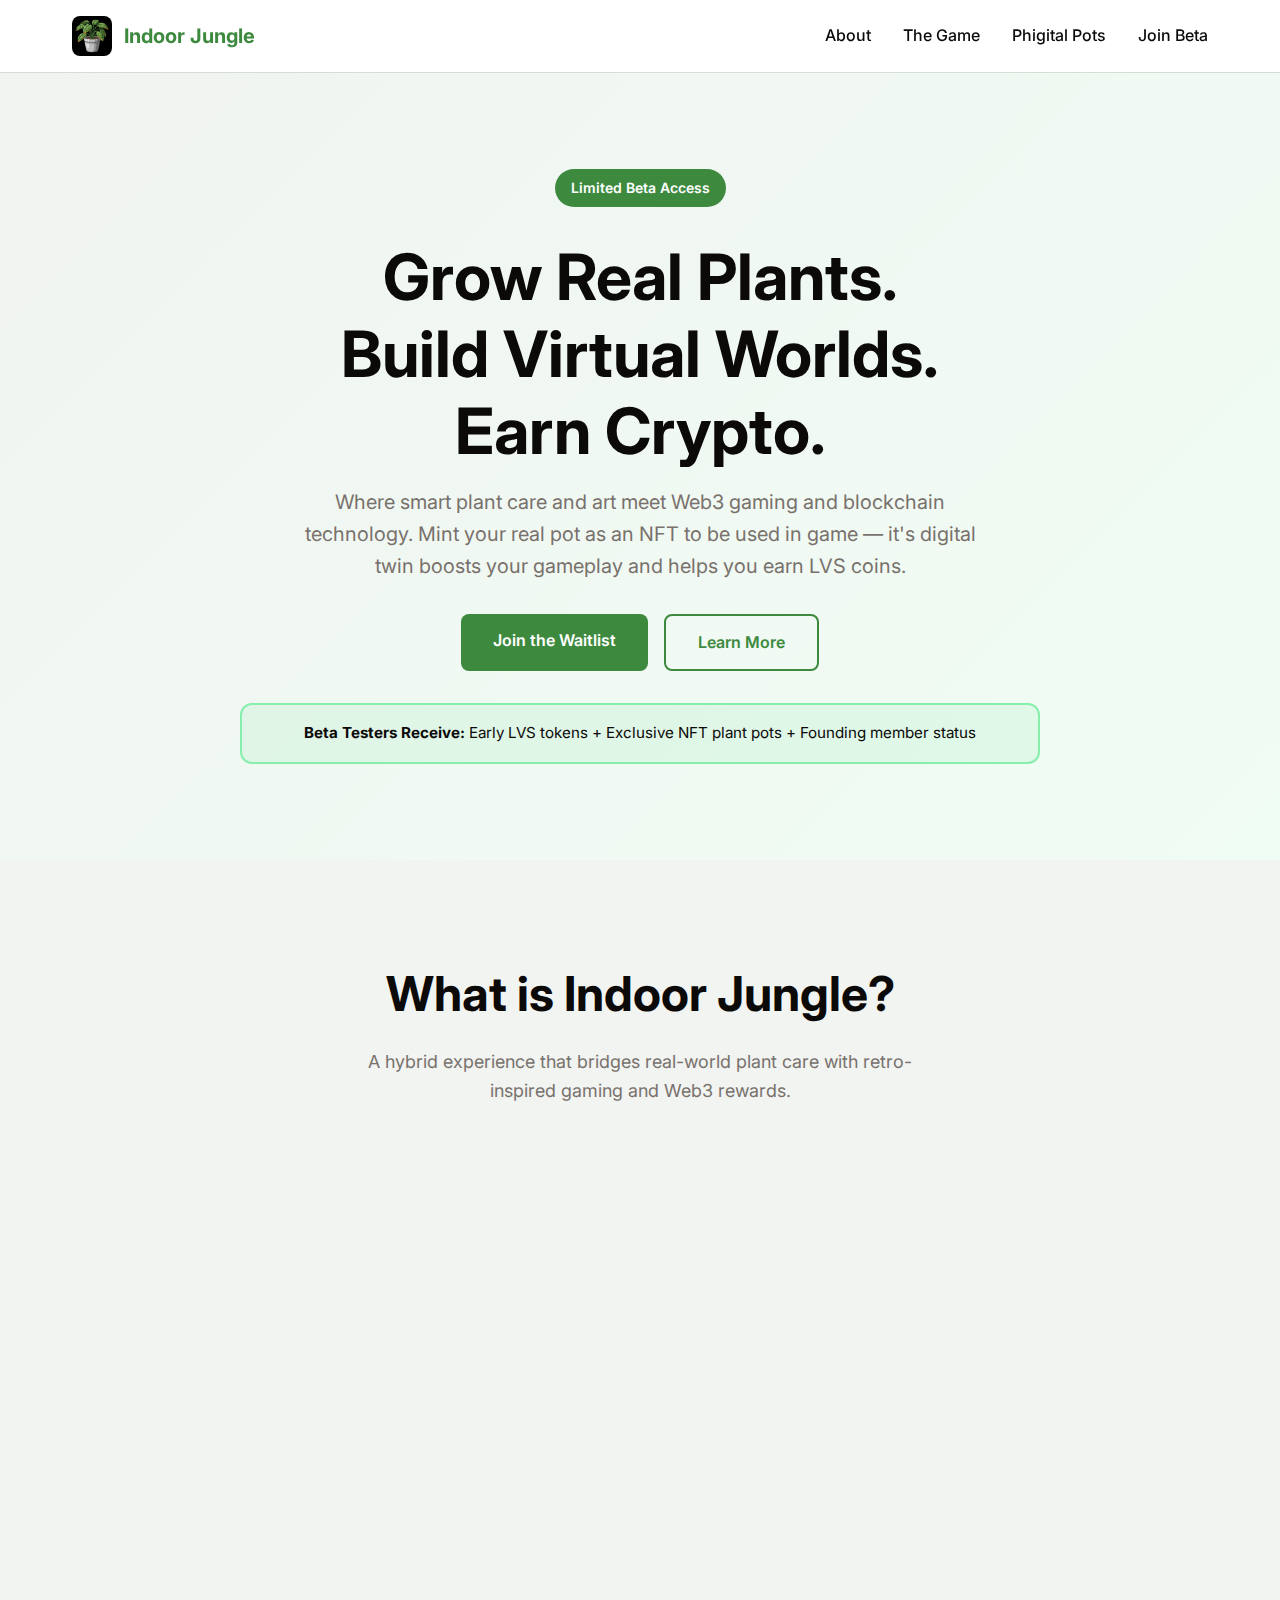
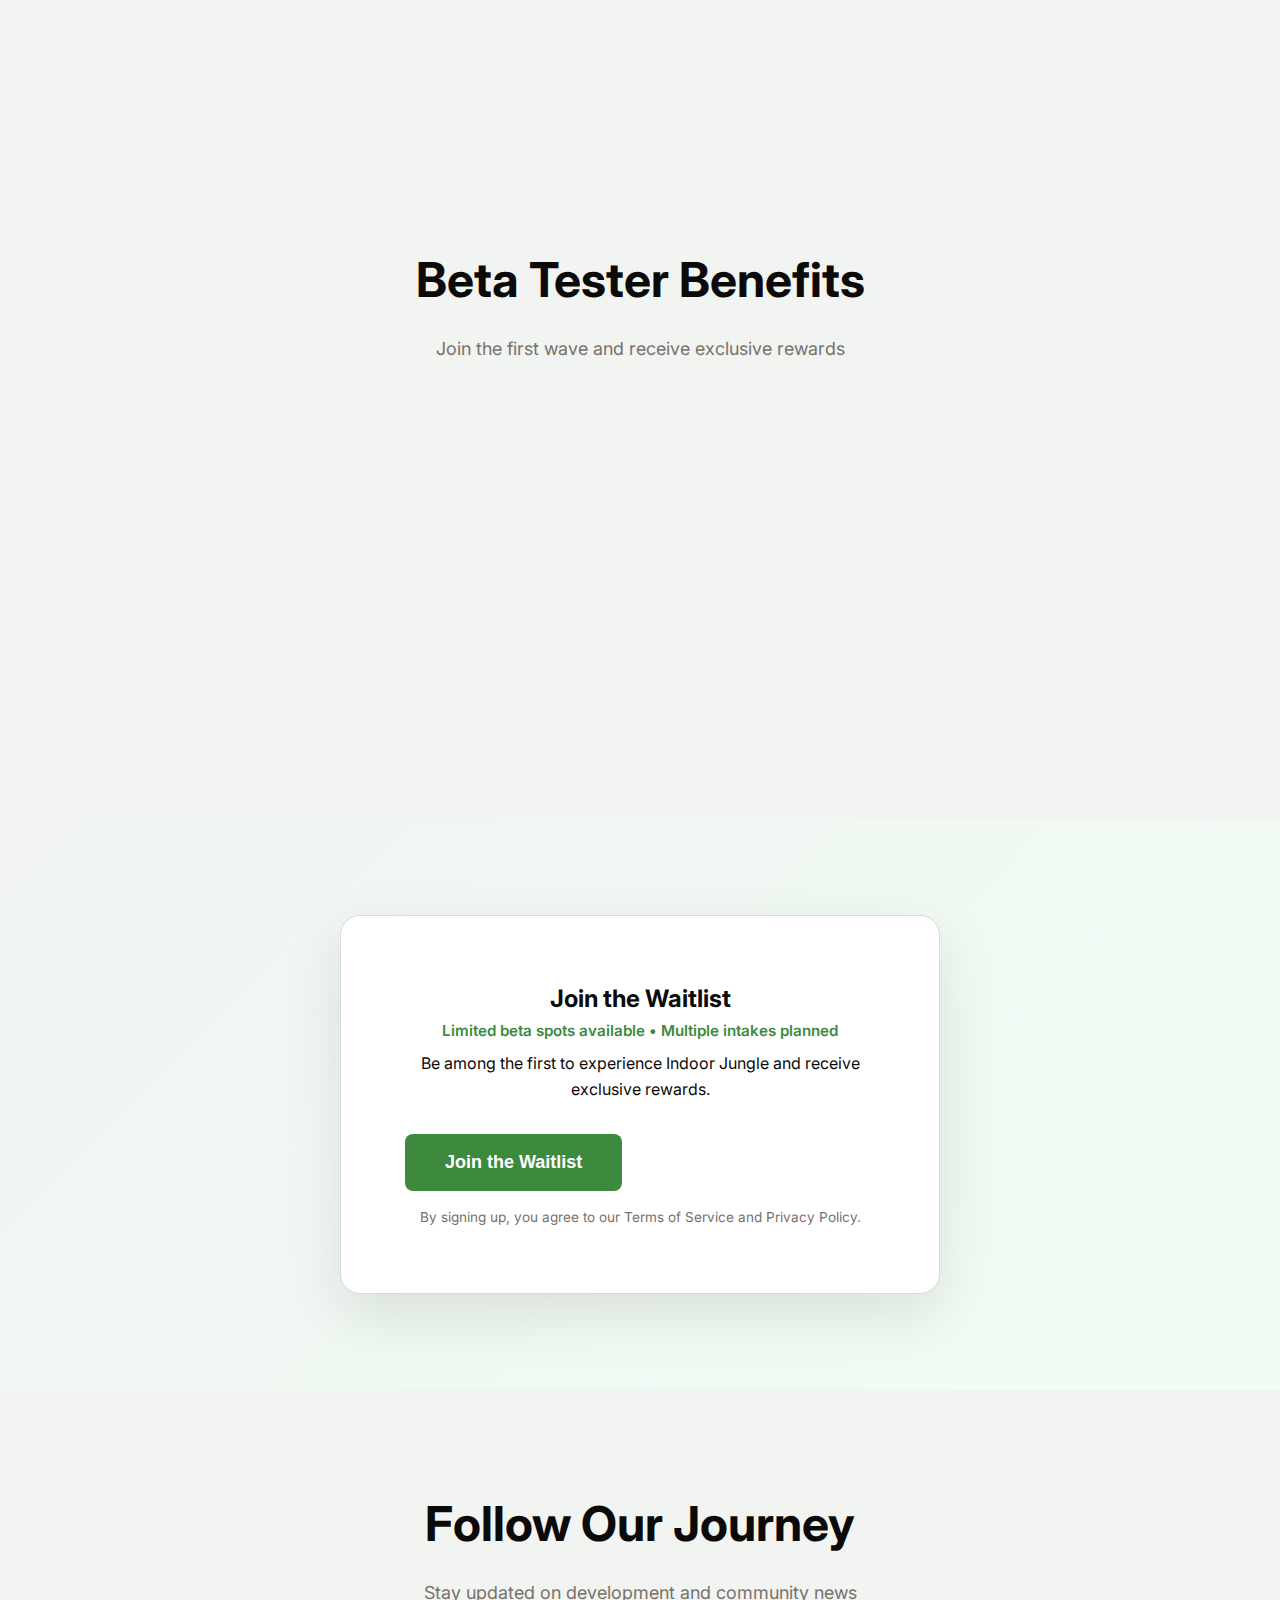
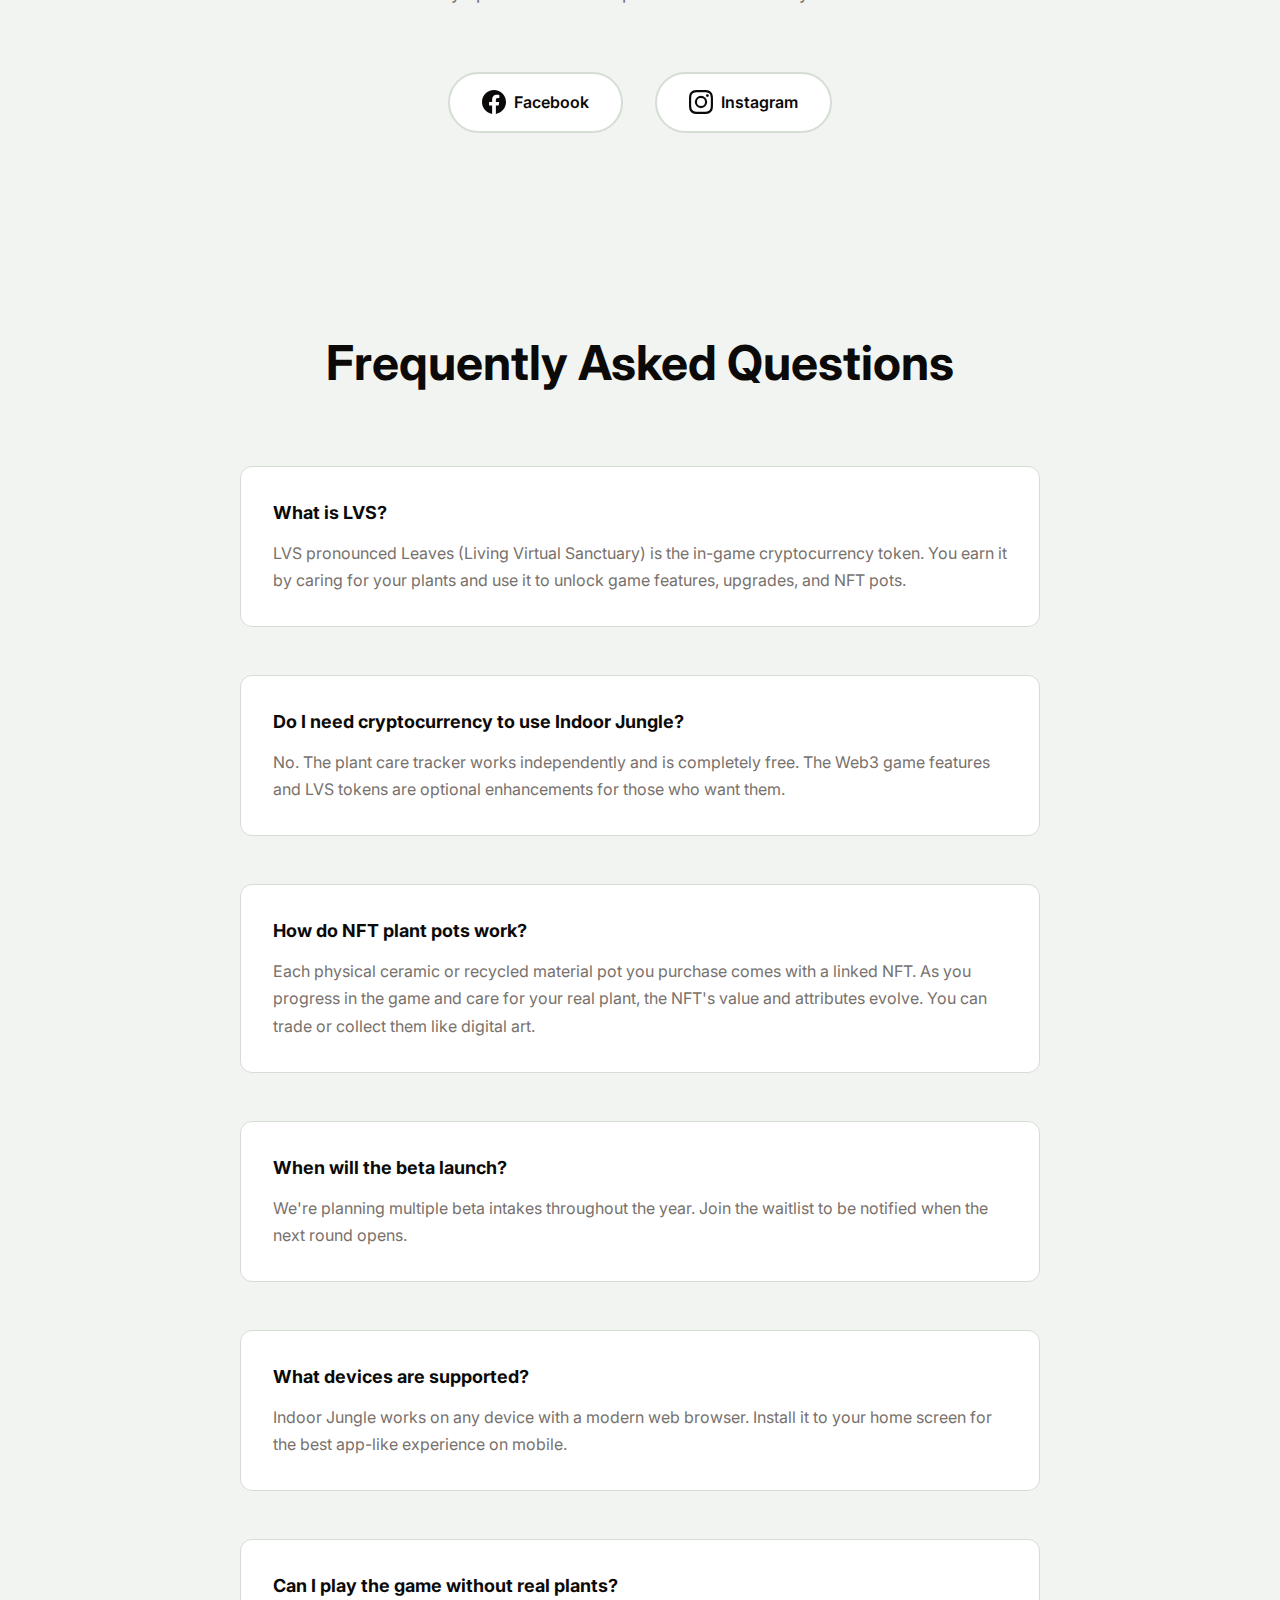
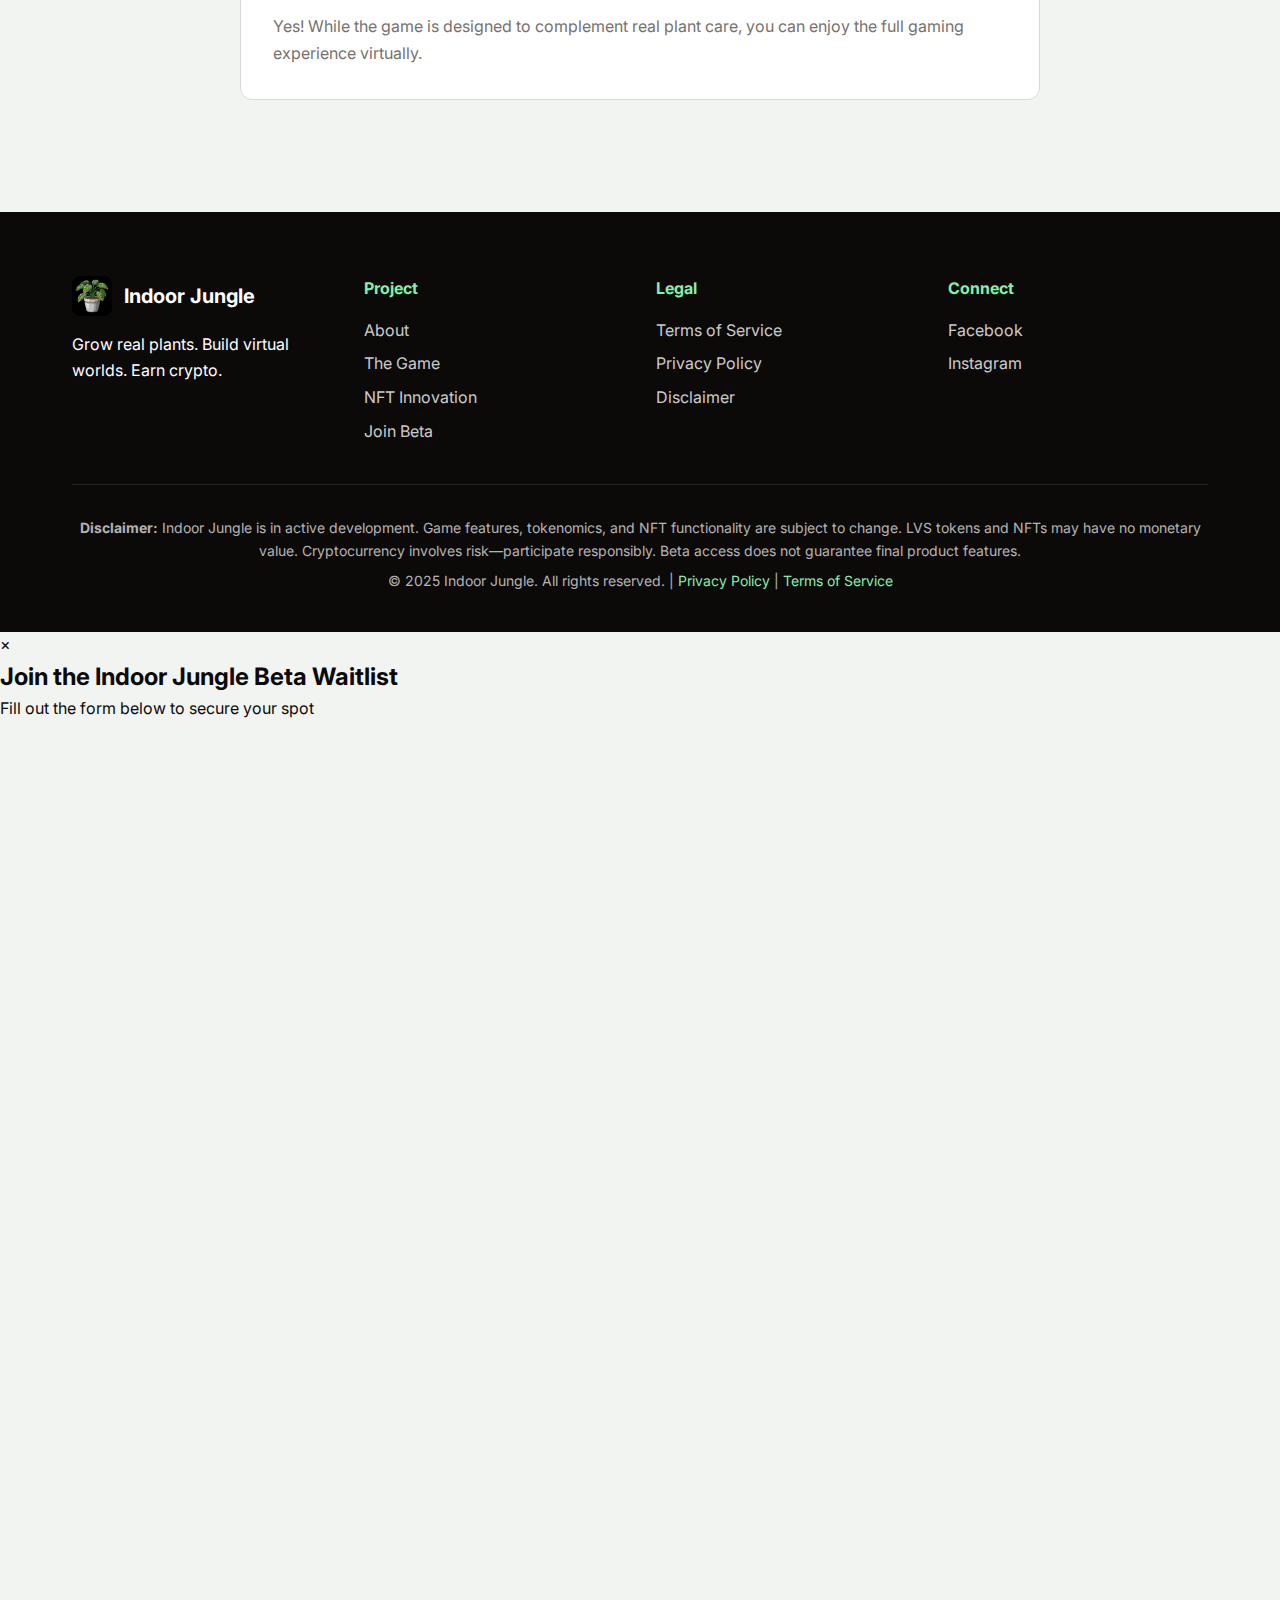
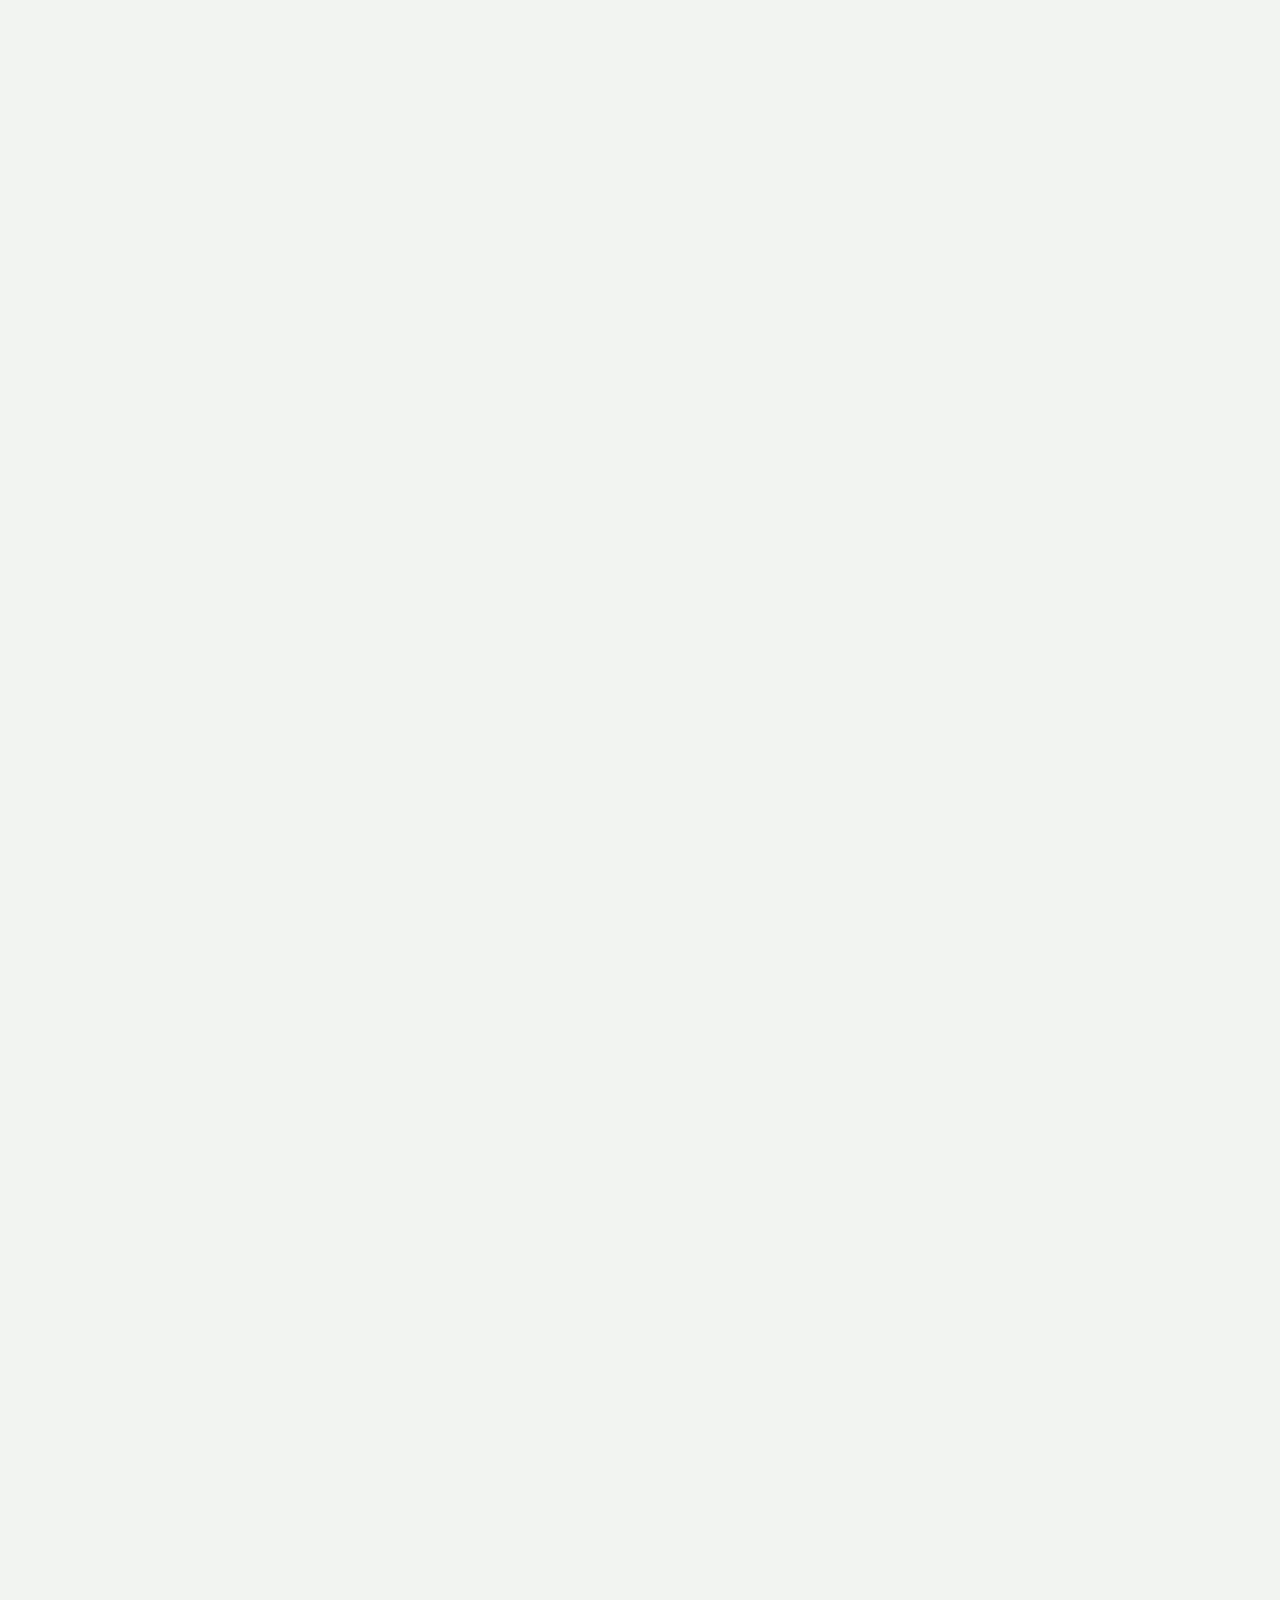
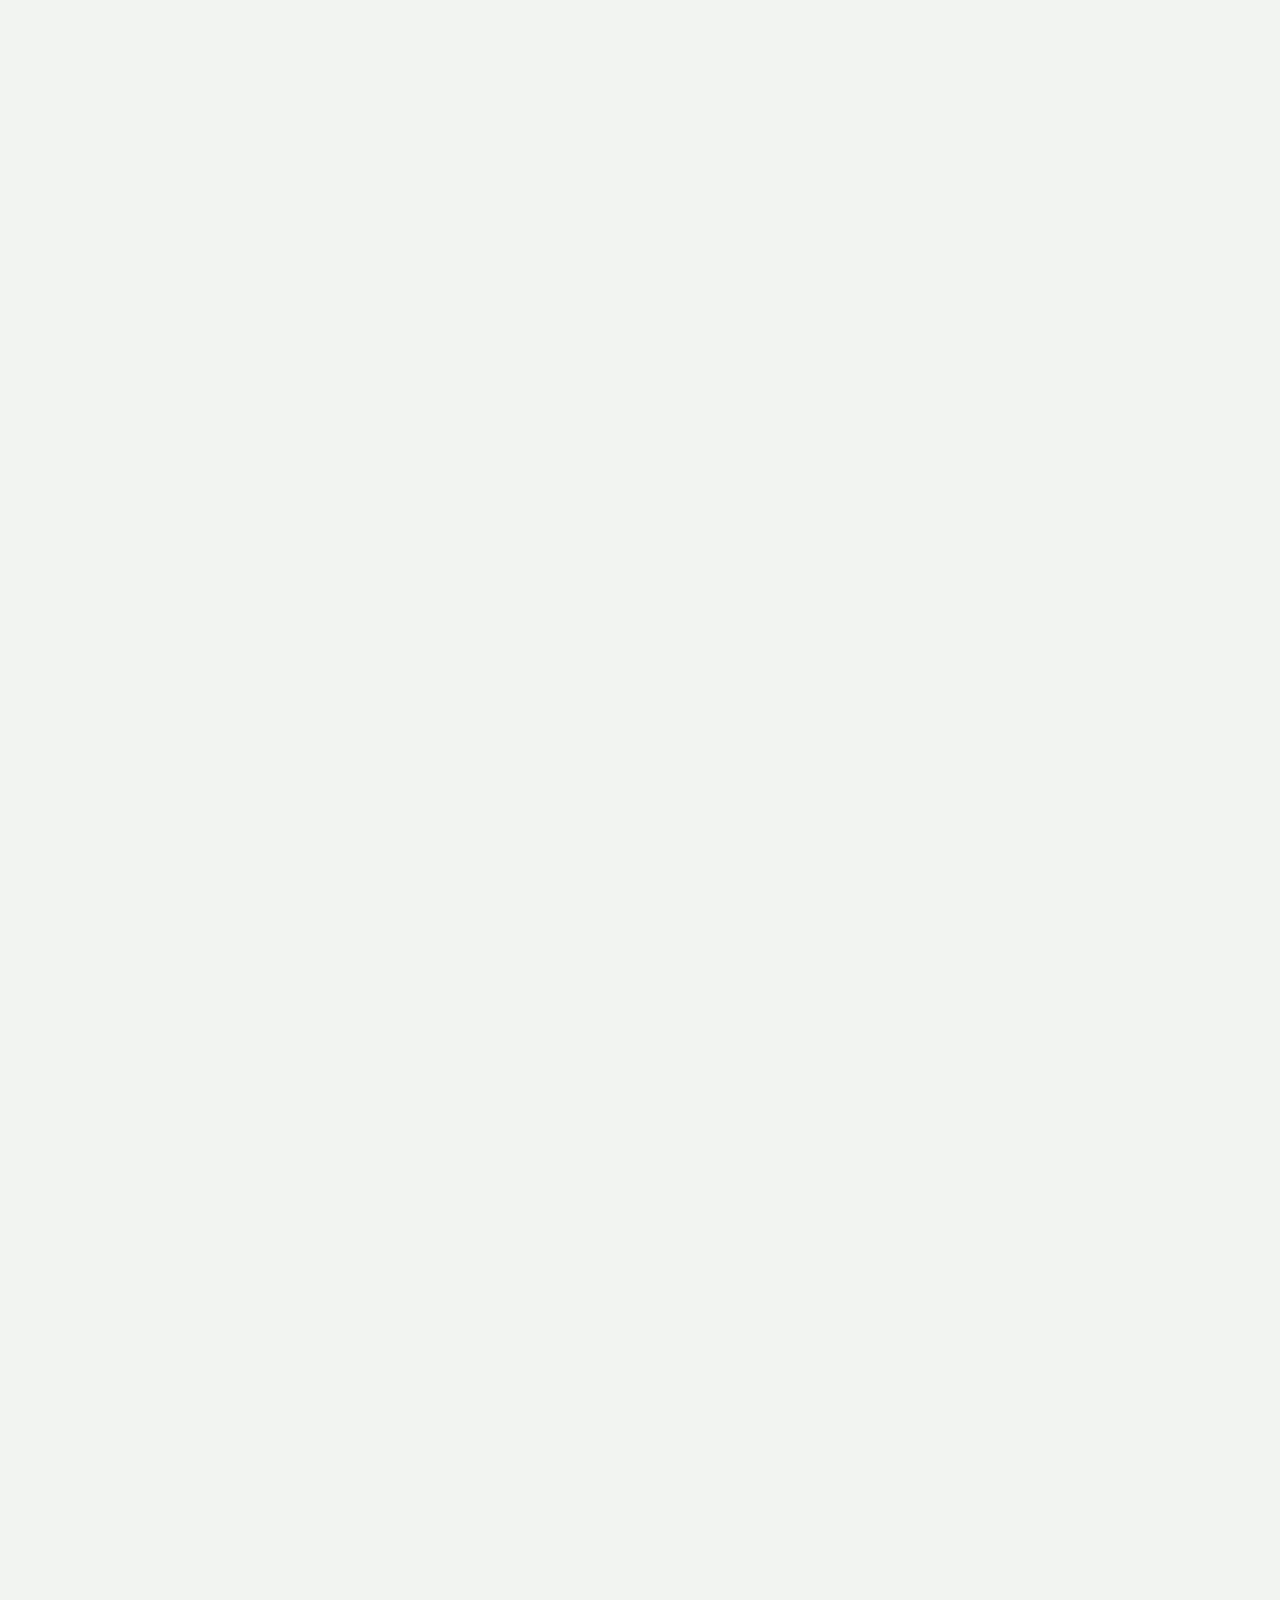
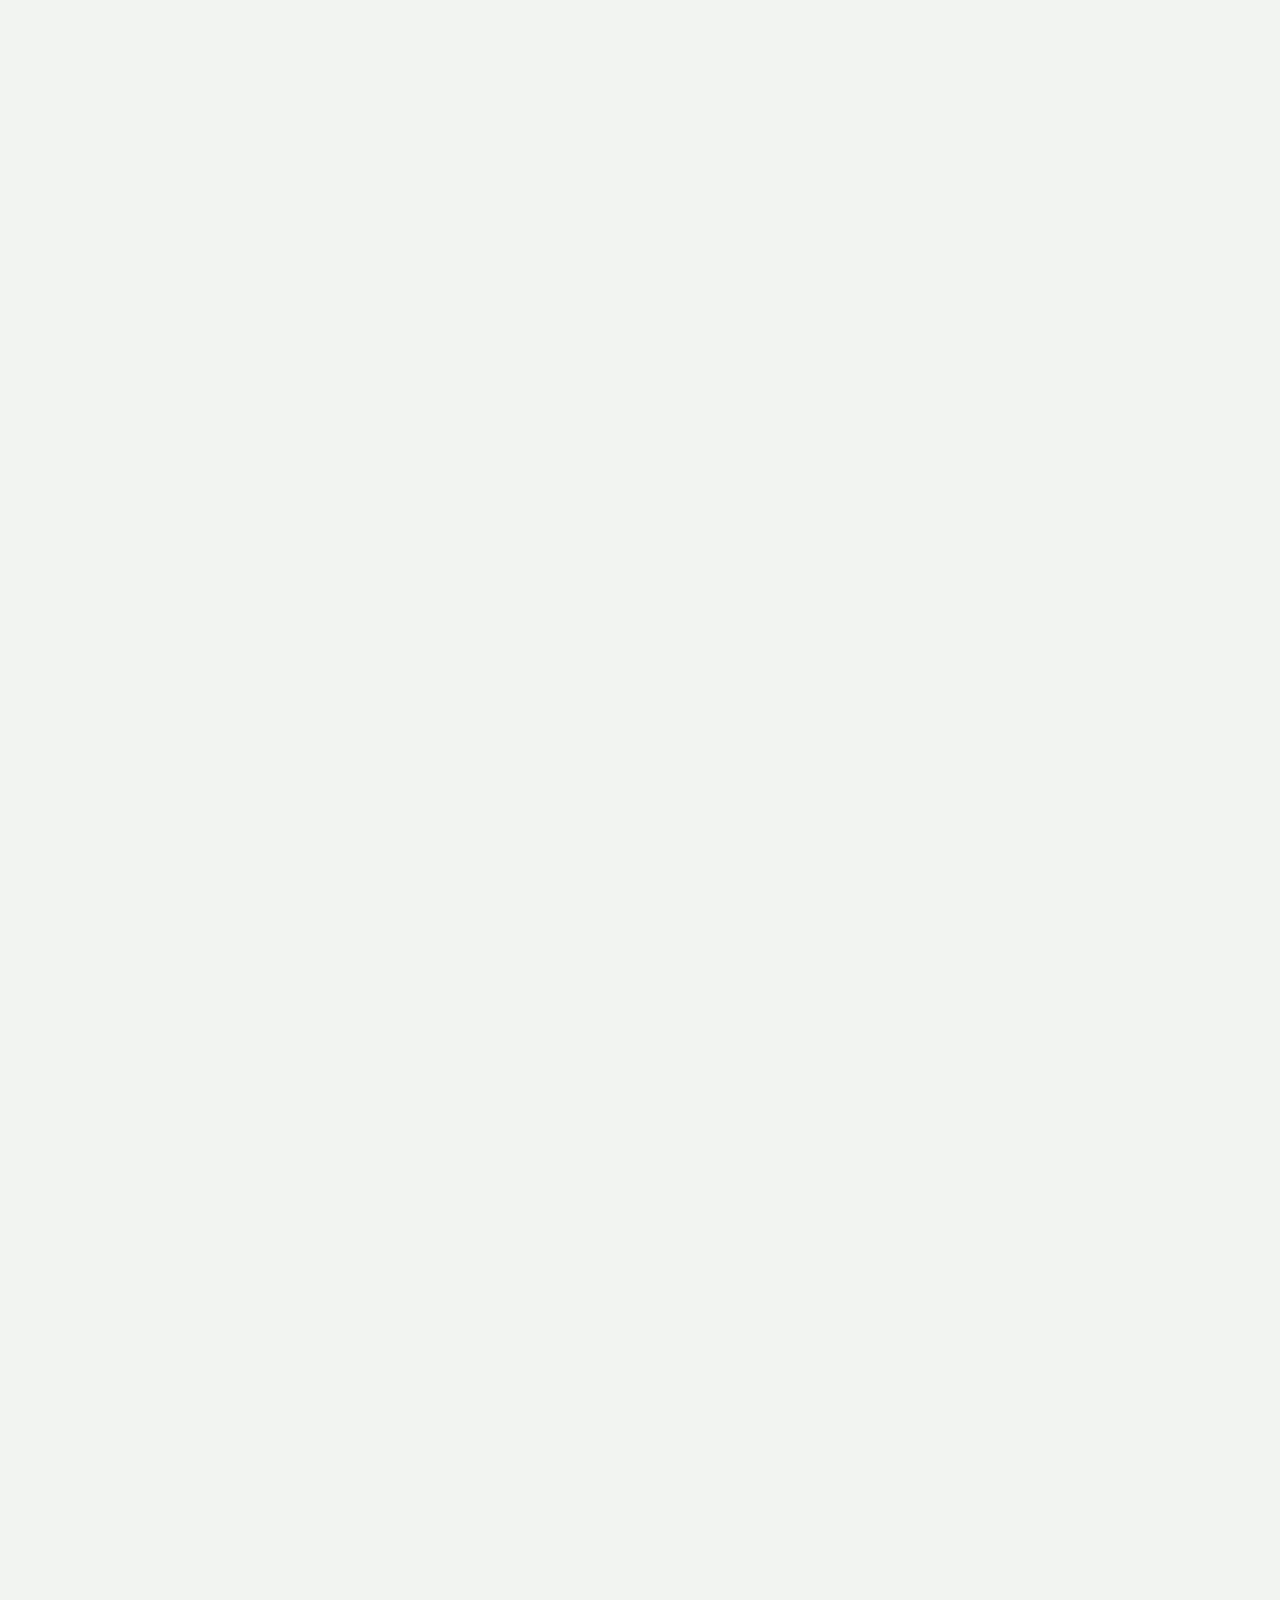
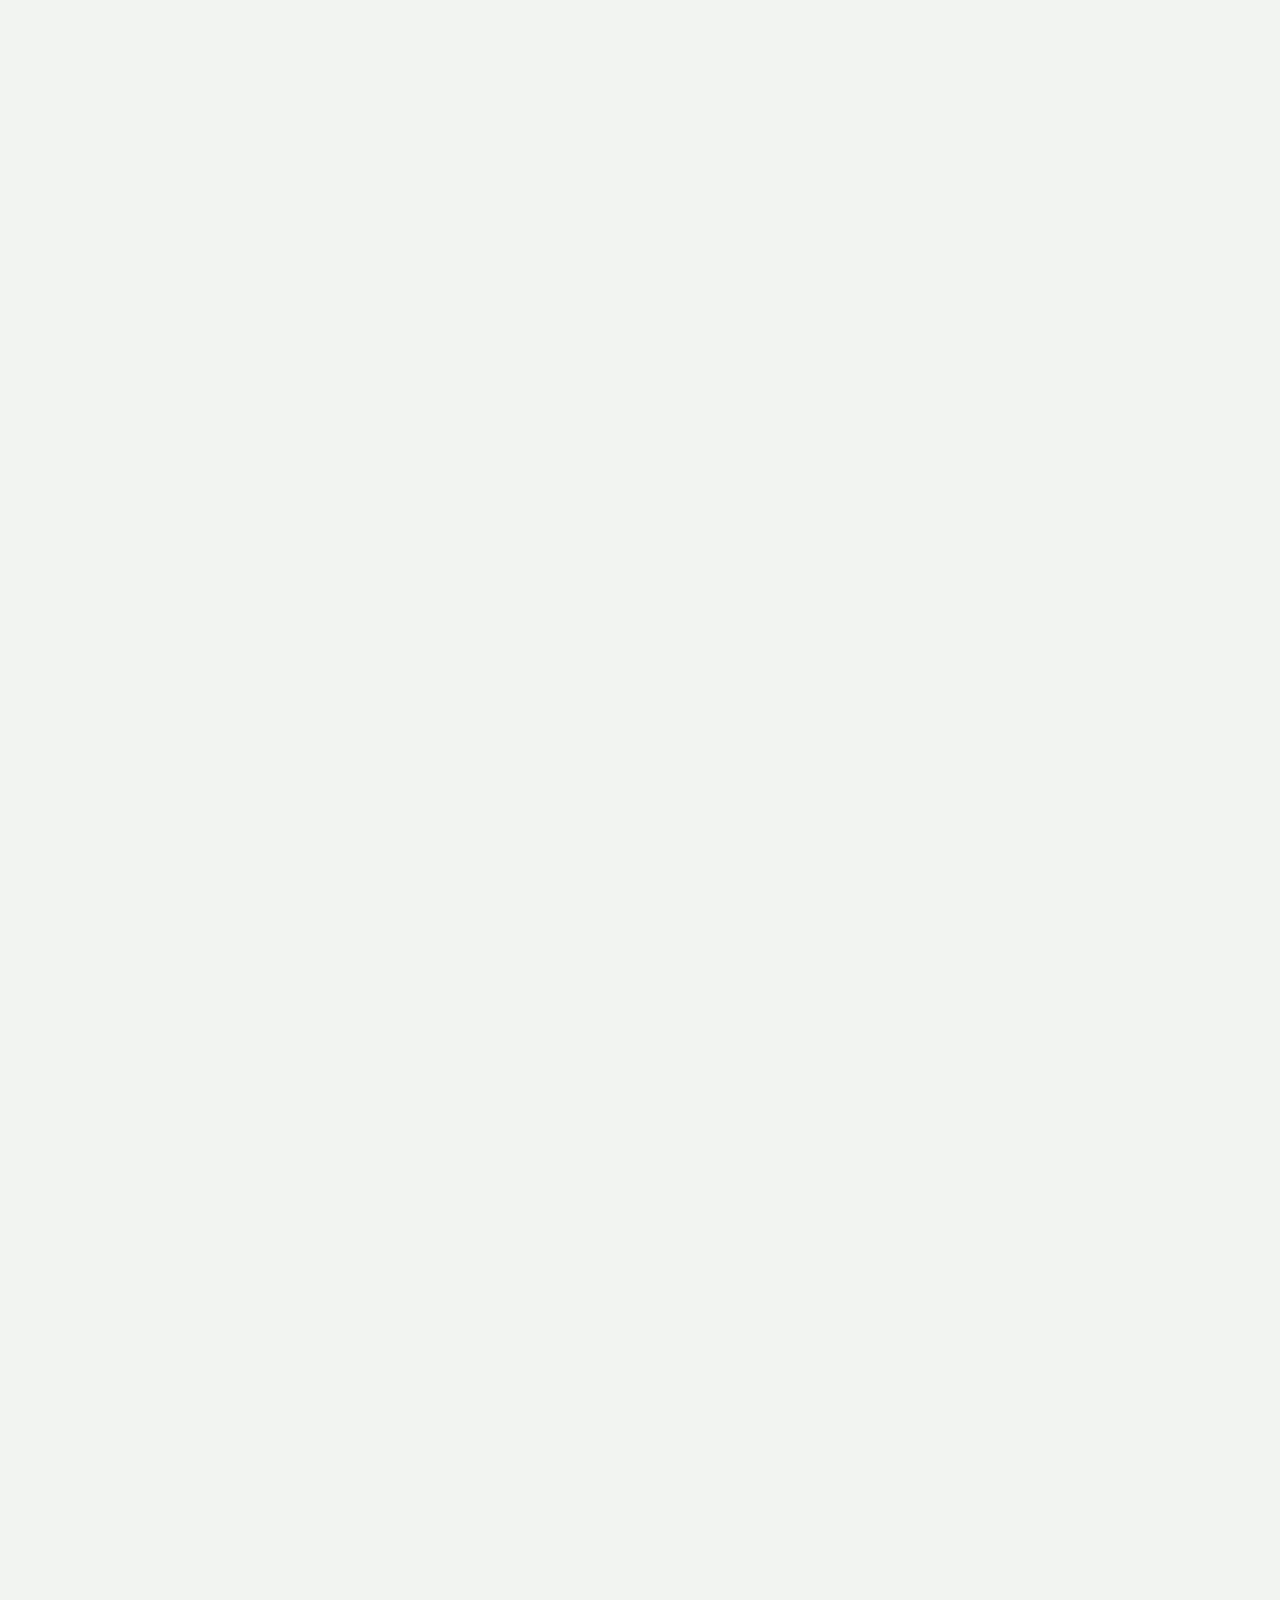
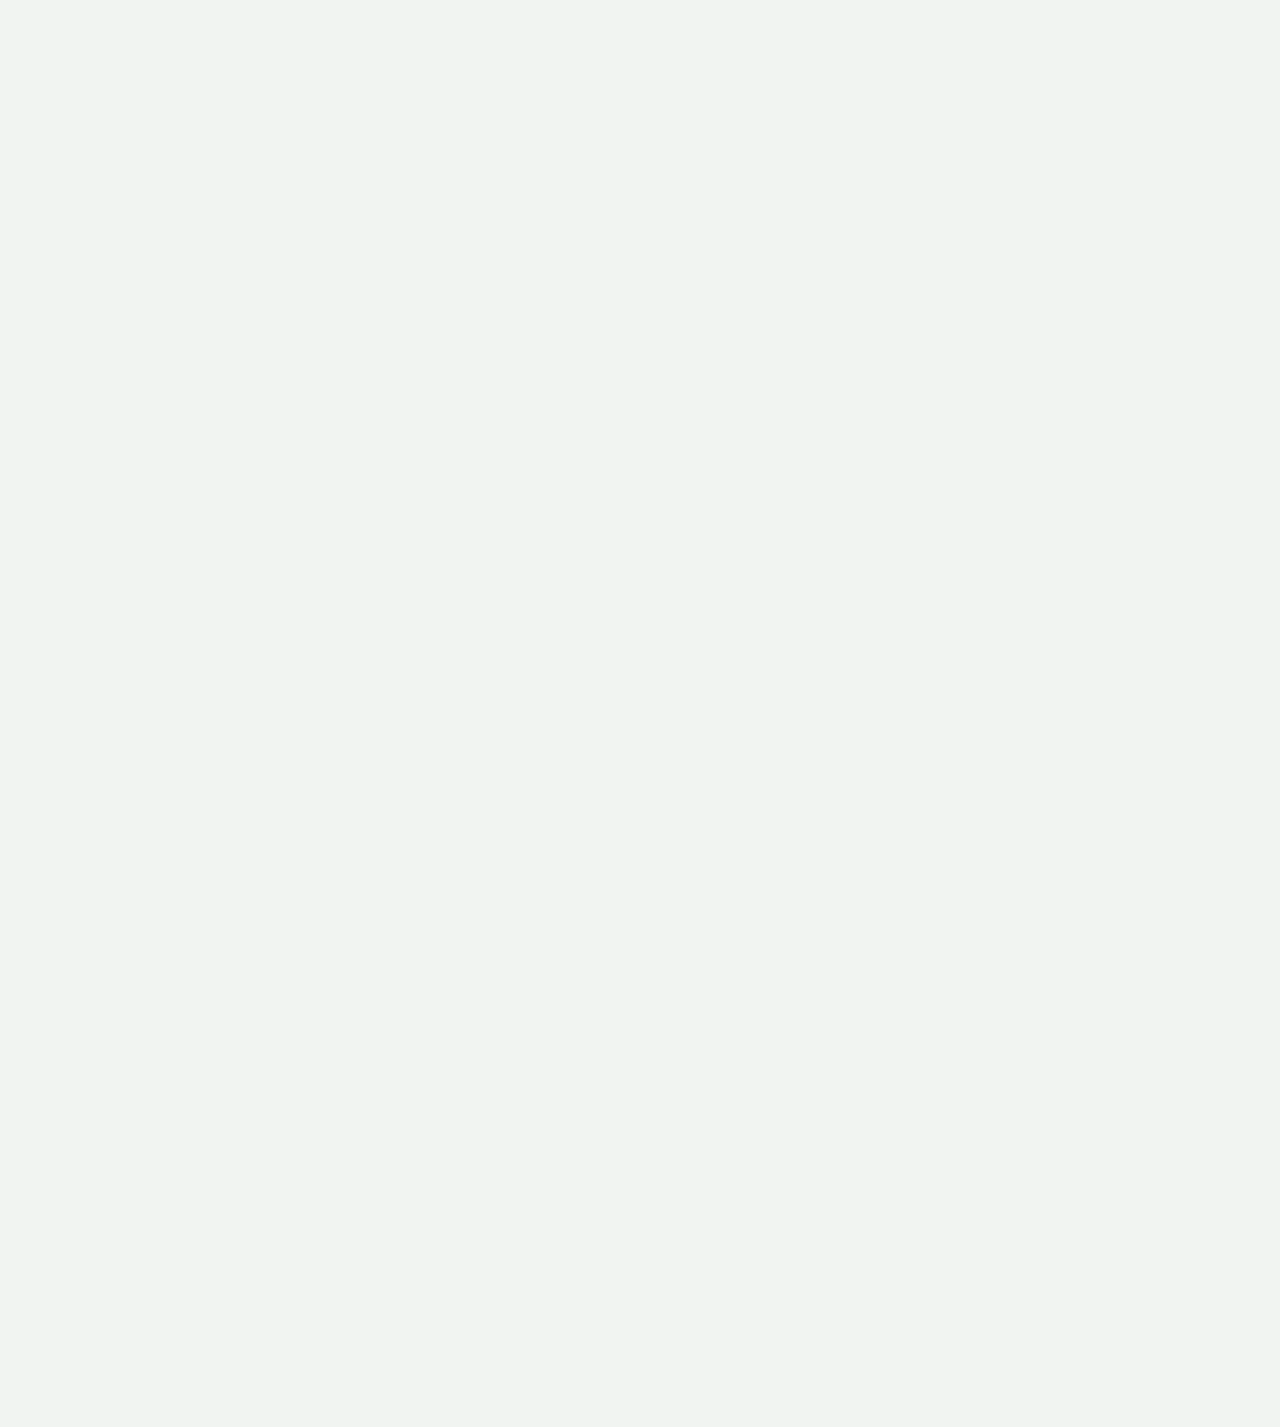
<file: index.html>
<!DOCTYPE html>
<html lang="en">
<head>
    <meta charset="UTF-8">
    <meta name="viewport" content="width=device-width, initial-scale=1.0">
    <title>Indoor Jungle - Beta Access | Plant Care Tracker + Web3 Gaming</title>
    <meta name="description" content="Join the Indoor Jungle beta. Track your real plants, grow your virtual jungle, and earn LVS tokens. Limited spots available for early testers.">

    <!-- Open Graph / Facebook -->
    <meta property="og:type" content="website">
    <meta property="og:url" content="https://jarmanbot.github.io/INDOOR-JUNGLE-LANDING-PAGE/">
    <meta property="og:title" content="Indoor Jungle - Grow Real Plants, Build Virtual Worlds, Earn Crypto">
    <meta property="og:description" content="Join the limited beta. Track your real plants with a smart care tracker, progress through retro gaming eras, and earn LVS tokens. Beta testers receive exclusive NFTs and founding member status.">
    <meta property="og:image" content="https://jarmanbot.github.io/INDOOR-JUNGLE-LANDING-PAGE/images/logo.png">

    <!-- Twitter -->
    <meta property="twitter:card" content="summary_large_image">
    <meta property="twitter:url" content="https://jarmanbot.github.io/INDOOR-JUNGLE-LANDING-PAGE/">
    <meta property="twitter:title" content="Indoor Jungle - Grow Real Plants, Build Virtual Worlds, Earn Crypto">
    <meta property="twitter:description" content="Join the limited beta. Track your real plants with a smart care tracker, progress through retro gaming eras, and earn LVS tokens.">
    <meta property="twitter:image" content="https://jarmanbot.github.io/INDOOR-JUNGLE-LANDING-PAGE/images/logo.png">

    <link rel="icon" href="images/logo.png">
    <link rel="stylesheet" href="styles.css">
    <link href="https://fonts.googleapis.com/css2?family=Inter:wght@300;400;500;600;700&display=swap" rel="stylesheet">
</head>
<body>
    <!-- Header -->
    <header>
        <div class="container">
            <div class="logo">
                <img src="images/logo.png" alt="Indoor Jungle">
                <span>Indoor Jungle</span>
            </div>
            <nav>
                <a href="#about">About</a>
                <a href="game.html">The Game</a>
                <a href="phigital-pots.html">Phigital Pots</a>
                <a href="#beta">Join Beta</a>
            </nav>
        </div>
    </header>

    <!-- Hero Section -->
    <section class="hero">
        <div class="container">
            <div class="hero-content">
                <div class="badge">Limited Beta Access</div>
                <h1>Grow Real Plants.<br>Build Virtual Worlds.<br>Earn Crypto.</h1>
                <p class="hero-subtitle">Where smart plant care and art meet Web3 gaming and blockchain technology. Mint your real pot as an NFT to be used in game — it's digital twin boosts your gameplay and helps you earn LVS coins.</p>
                <div class="hero-cta">
                    <a href="#beta" class="btn btn-primary">Join the Waitlist</a>
                    <a href="#about" class="btn btn-secondary">Learn More</a>
                </div>
                <div class="beta-notice">
                    <strong>Beta Testers Receive:</strong> Early LVS tokens + Exclusive NFT plant pots + Founding member status
                </div>
            </div>
        </div>
    </section>

    <!-- About Section -->
    <section id="about" class="section about">
        <div class="container">
            <div class="section-header">
                <h2>What is Indoor Jungle?</h2>
                <p>A hybrid experience that bridges real-world plant care with retro-inspired gaming and Web3 rewards.</p>
            </div>
            <div class="features-grid">
                <div class="feature-card">
                    <div class="feature-icon">🌿</div>
                    <h3>Smart Care Tracker</h3>
                    <p>Comprehensive plant care management with AI-powered plant identification, smart reminders, care calendar, and detailed logging. Indoor jungle is a progressive web app (PWA) and works on any device, install it to your home screen for the best experience.</p>
                    <a href="tracker.html" class="feature-link">Explore Features →</a>
                </div>
                <div class="feature-card">
                    <div class="feature-icon">🏺</div>
                    <h3>Phigital Plant Pots</h3>
                    <p>Handcrafted ceramic pots linked to unique NFTs. Your dedication to using the tracker and progressing through the game increases your NFT's value. Earn them in-game, buy them at local nurseries, or collect from other players.</p>
                    <a href="phigital-pots.html" class="feature-link">Learn More →</a>
                </div>
                <div class="feature-card">
                    <div class="feature-icon">🎮</div>
                    <h3>Progressive Game</h3>
                    <p>Journey through 10a retro gaming eras from LCD handheld to immersive digital ecosystems. Start in a studio apartment and expand to space colonies. Earn LVS tokens with every care task you complete.</p>
                    <a href="game.html" class="feature-link">Discover the Journey →</a>
                </div>
            </div>
        </div>
    </section>

    <!-- Beta Benefits Section -->
    <section class="section beta-benefits">
        <div class="container">
            <div class="section-header">
                <h2>Beta Tester Benefits</h2>
                <p>Join the first wave and receive exclusive rewards</p>
            </div>
            <div class="benefits-grid">
                <div class="benefit-card">
                    <div class="benefit-icon">🪙</div>
                    <h3>LVS Token Bonus</h3>
                    <p>Early testers receive a founding allocation of LVS tokens to jumpstart their journey.</p>
                </div>
                <div class="benefit-card">
                    <div class="benefit-icon">🎨</div>
                    <h3>Exclusive NFTs</h3>
                    <p>Limited-edition NFT plant pots reserved for beta participants only.</p>
                </div>
                <div class="benefit-card">
                    <div class="benefit-icon">⭐</div>
                    <h3>Founding Member Status</h3>
                    <p>Permanent recognition as an original Indoor Jungle pioneer.</p>
                </div>
                <div class="benefit-card">
                    <div class="benefit-icon">🎮</div>
                    <h3>Shape the Future</h3>
                    <p>Direct input on game features, plant species, and ecosystem development.</p>
                </div>
            </div>
        </div>
    </section>

    <!-- Beta Signup Section -->
    <section id="beta" class="section signup-section">
        <div class="container">
            <div class="signup-box">
                <div class="signup-header">
                    <h2>Join the Waitlist</h2>
                    <p class="limited-spots">Limited beta spots available • Multiple intakes planned</p>
                    <p>Be among the first to experience Indoor Jungle and receive exclusive rewards.</p>
                </div>

                <!-- Waitlist Button -->
                <button id="openWaitlistModal" class="btn btn-primary btn-large">Join the Waitlist</button>
                <p class="form-note">By signing up, you agree to our Terms of Service and Privacy Policy.</p>
            </div>
        </div>
    </section>


    <!-- Social Links -->
    <section class="section social">
        <div class="container">
            <div class="section-header">
                <h2>Follow Our Journey</h2>
                <p>Stay updated on development and community news</p>
            </div>
            <div class="social-links">
                <a href="https://www.facebook.com/profile.php?id=61582665069838" target="_blank" class="social-link">
                    <svg width="24" height="24" fill="currentColor" viewBox="0 0 24 24"><path d="M24 12.073c0-6.627-5.373-12-12-12s-12 5.373-12 12c0 5.99 4.388 10.954 10.125 11.854v-8.385H7.078v-3.47h3.047V9.43c0-3.007 1.792-4.669 4.533-4.669 1.312 0 2.686.235 2.686.235v2.953H15.83c-1.491 0-1.956.925-1.956 1.874v2.25h3.328l-.532 3.47h-2.796v8.385C19.612 23.027 24 18.062 24 12.073z"/></svg>
                    Facebook
                </a>
                <a href="https://www.instagram.com/indoor.jungle.game/" target="_blank" class="social-link">
                    <svg width="24" height="24" fill="currentColor" viewBox="0 0 24 24"><path d="M12 2.163c3.204 0 3.584.012 4.85.07 3.252.148 4.771 1.691 4.919 4.919.058 1.265.069 1.645.069 4.849 0 3.205-.012 3.584-.069 4.849-.149 3.225-1.664 4.771-4.919 4.919-1.266.058-1.644.07-4.85.07-3.204 0-3.584-.012-4.849-.07-3.26-.149-4.771-1.699-4.919-4.92-.058-1.265-.07-1.644-.07-4.849 0-3.204.013-3.583.07-4.849.149-3.227 1.664-4.771 4.919-4.919 1.266-.057 1.645-.069 4.849-.069zM12 0C8.741 0 8.333.014 7.053.072 2.695.272.273 2.69.073 7.052.014 8.333 0 8.741 0 12c0 3.259.014 3.668.072 4.948.2 4.358 2.618 6.78 6.98 6.98C8.333 23.986 8.741 24 12 24c3.259 0 3.668-.014 4.948-.072 4.354-.2 6.782-2.618 6.979-6.98.059-1.28.073-1.689.073-4.948 0-3.259-.014-3.667-.072-4.947-.196-4.354-2.617-6.78-6.979-6.98C15.668.014 15.259 0 12 0zm0 5.838a6.162 6.162 0 100 12.324 6.162 6.162 0 000-12.324zM12 16a4 4 0 110-8 4 4 0 010 8zm6.406-11.845a1.44 1.44 0 100 2.881 1.44 1.44 0 000-2.881z"/></svg>
                    Instagram
                </a>
            </div>
        </div>
    </section>

    <!-- FAQ Section -->
    <section class="section faq">
        <div class="container">
            <div class="section-header">
                <h2>Frequently Asked Questions</h2>
            </div>
            <div class="faq-list">
                <div class="faq-item">
                    <h3>What is LVS?</h3>
                    <p>LVS pronounced Leaves (Living Virtual Sanctuary) is the in-game cryptocurrency token. You earn it by caring for your plants and use it to unlock game features, upgrades, and NFT pots.</p>
                </div>
                <div class="faq-item">
                    <h3>Do I need cryptocurrency to use Indoor Jungle?</h3>
                    <p>No. The plant care tracker works independently and is completely free. The Web3 game features and LVS tokens are optional enhancements for those who want them.</p>
                </div>
                <div class="faq-item">
                    <h3>How do NFT plant pots work?</h3>
                    <p>Each physical ceramic or recycled material pot you purchase comes with a linked NFT. As you progress in the game and care for your real plant, the NFT's value and attributes evolve. You can trade or collect them like digital art.</p>
                </div>
                <div class="faq-item">
                    <h3>When will the beta launch?</h3>
                    <p>We're planning multiple beta intakes throughout the year. Join the waitlist to be notified when the next round opens.</p>
                </div>
                <div class="faq-item">
                    <h3>What devices are supported?</h3>
                    <p>Indoor Jungle works on any device with a modern web browser. Install it to your home screen for the best app-like experience on mobile.</p>
                </div>
                <div class="faq-item">
                    <h3>Can I play the game without real plants?</h3>
                    <p>Yes! While the game is designed to complement real plant care, you can enjoy the full gaming experience virtually.</p>
                </div>
            </div>
        </div>
    </section>

    <!-- Footer -->
    <footer>
        <div class="container">
            <div class="footer-content">
                <div class="footer-section">
                    <div class="footer-logo">
                        <img src="images/logo.png" alt="Indoor Jungle">
                        <span>Indoor Jungle</span>
                    </div>
                    <p>Grow real plants. Build virtual worlds. Earn crypto.</p>
                </div>
                <div class="footer-section">
                    <h4>Project</h4>
                    <ul>
                        <li><a href="#about">About</a></li>
                        <li><a href="#game">The Game</a></li>
                        <li><a href="#nft">NFT Innovation</a></li>
                        <li><a href="#beta">Join Beta</a></li>
                    </ul>
                </div>
                <div class="footer-section">
                    <h4>Legal</h4>
                    <ul>
                        <li><a href="terms.html">Terms of Service</a></li>
                        <li><a href="privacy.html">Privacy Policy</a></li>
                        <li><a href="disclaimer.html">Disclaimer</a></li>
                    </ul>
                </div>
                <div class="footer-section">
                    <h4>Connect</h4>
                    <ul>
                        <li><a href="https://www.facebook.com/profile.php?id=61582665069838" target="_blank">Facebook</a></li>
                        <li><a href="https://www.instagram.com/indoor.jungle.game/" target="_blank">Instagram</a></li>
                    </ul>
                </div>
            </div>
            <div class="footer-legal">
                <p><strong>Disclaimer:</strong> Indoor Jungle is in active development. Game features, tokenomics, and NFT functionality are subject to change. LVS tokens and NFTs may have no monetary value. Cryptocurrency involves risk—participate responsibly. Beta access does not guarantee final product features.</p>
                <p>&copy; 2025 Indoor Jungle. All rights reserved. | <a href="privacy.html">Privacy Policy</a> | <a href="terms.html">Terms of Service</a></p>
            </div>
        </div>
    </footer>

    <!-- Waitlist Modal -->
    <div id="waitlistModal" class="modal">
        <div class="modal-content">
            <span class="modal-close">&times;</span>
            <div class="modal-header">
                <h2>Join the Indoor Jungle Beta Waitlist</h2>
                <p>Fill out the form below to secure your spot</p>
            </div>
            <div class="modal-body">
                <iframe src="https://docs.google.com/forms/d/e/1FAIpQLSfKWx6A7RcVMmHa82WYU0d-vVGoU2gnw0X-OPd-RDJ_T3g6Kw/viewform?embedded=true" width="640" height="8697" frameborder="0" marginheight="0" marginwidth="0">Loading…</iframe>
            </div>
        </div>
    </div>

    <script src="script.js"></script>
</body>
</html>
</file>
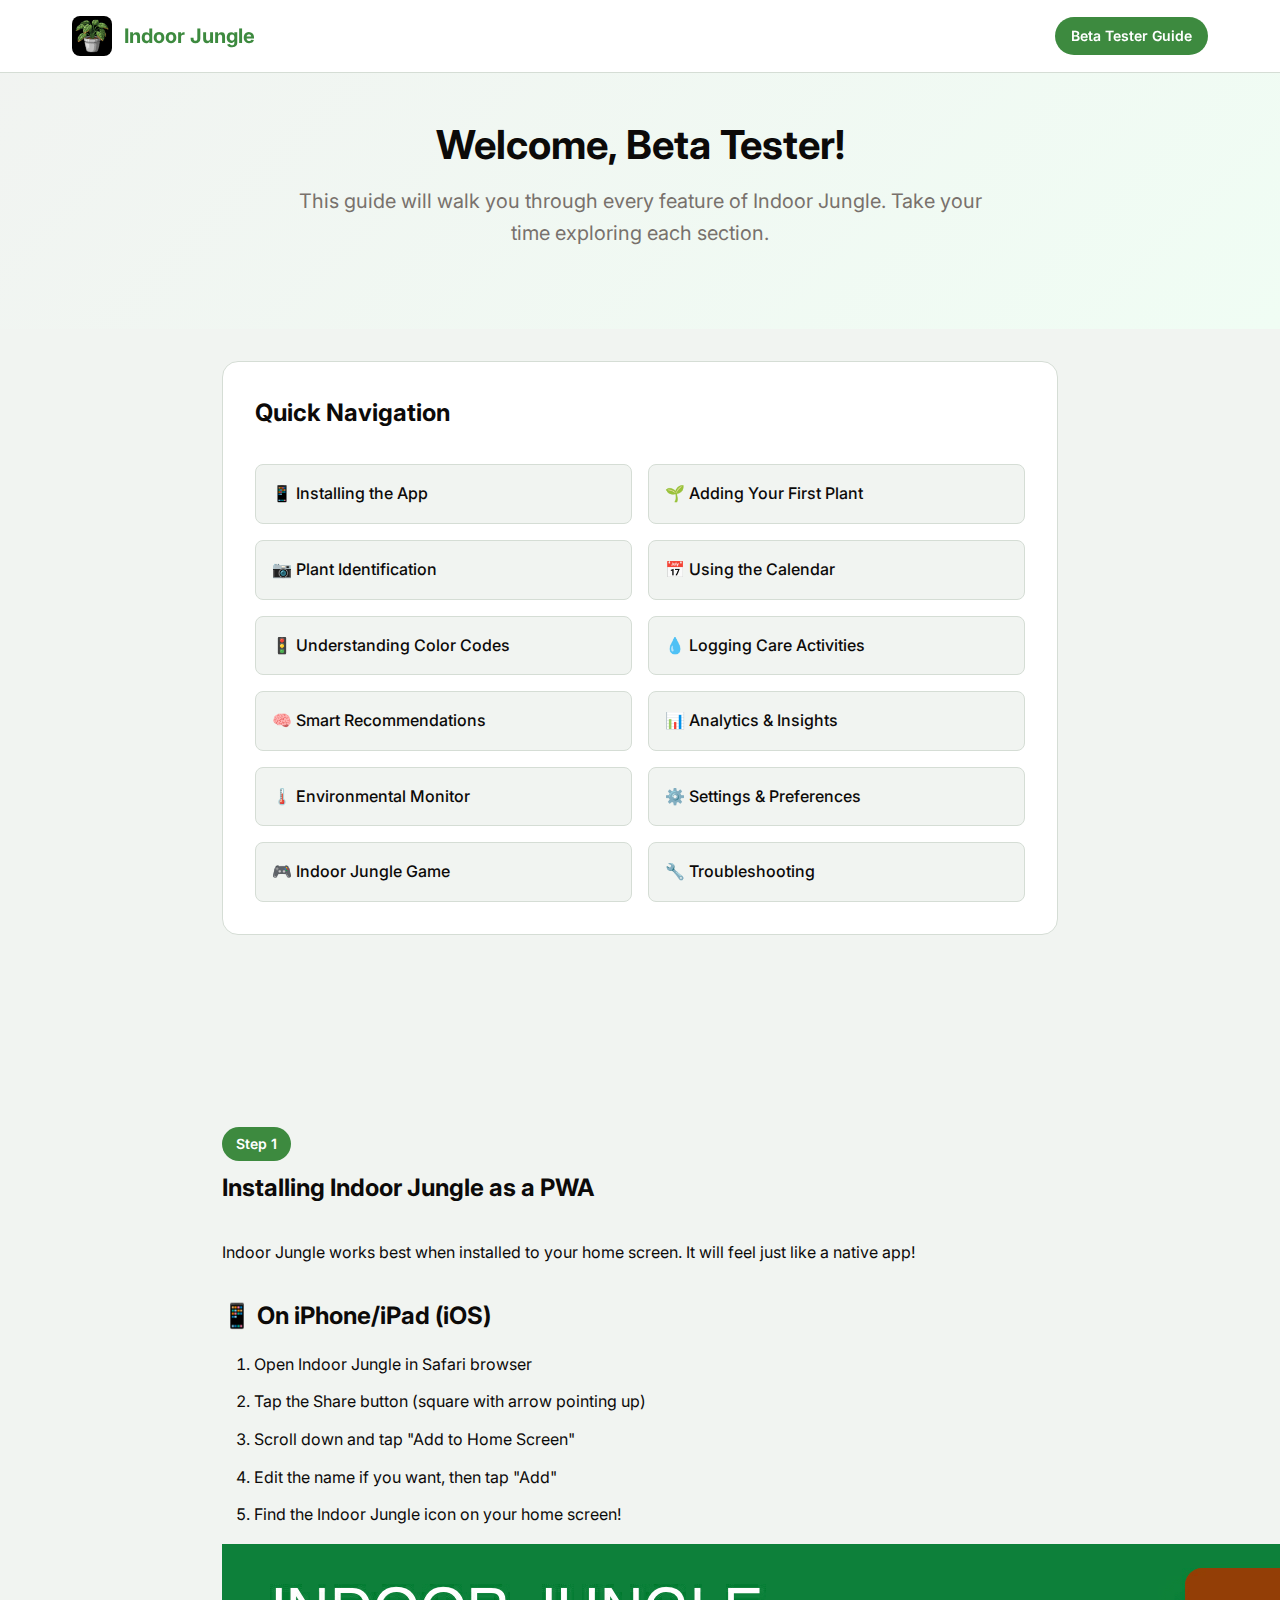
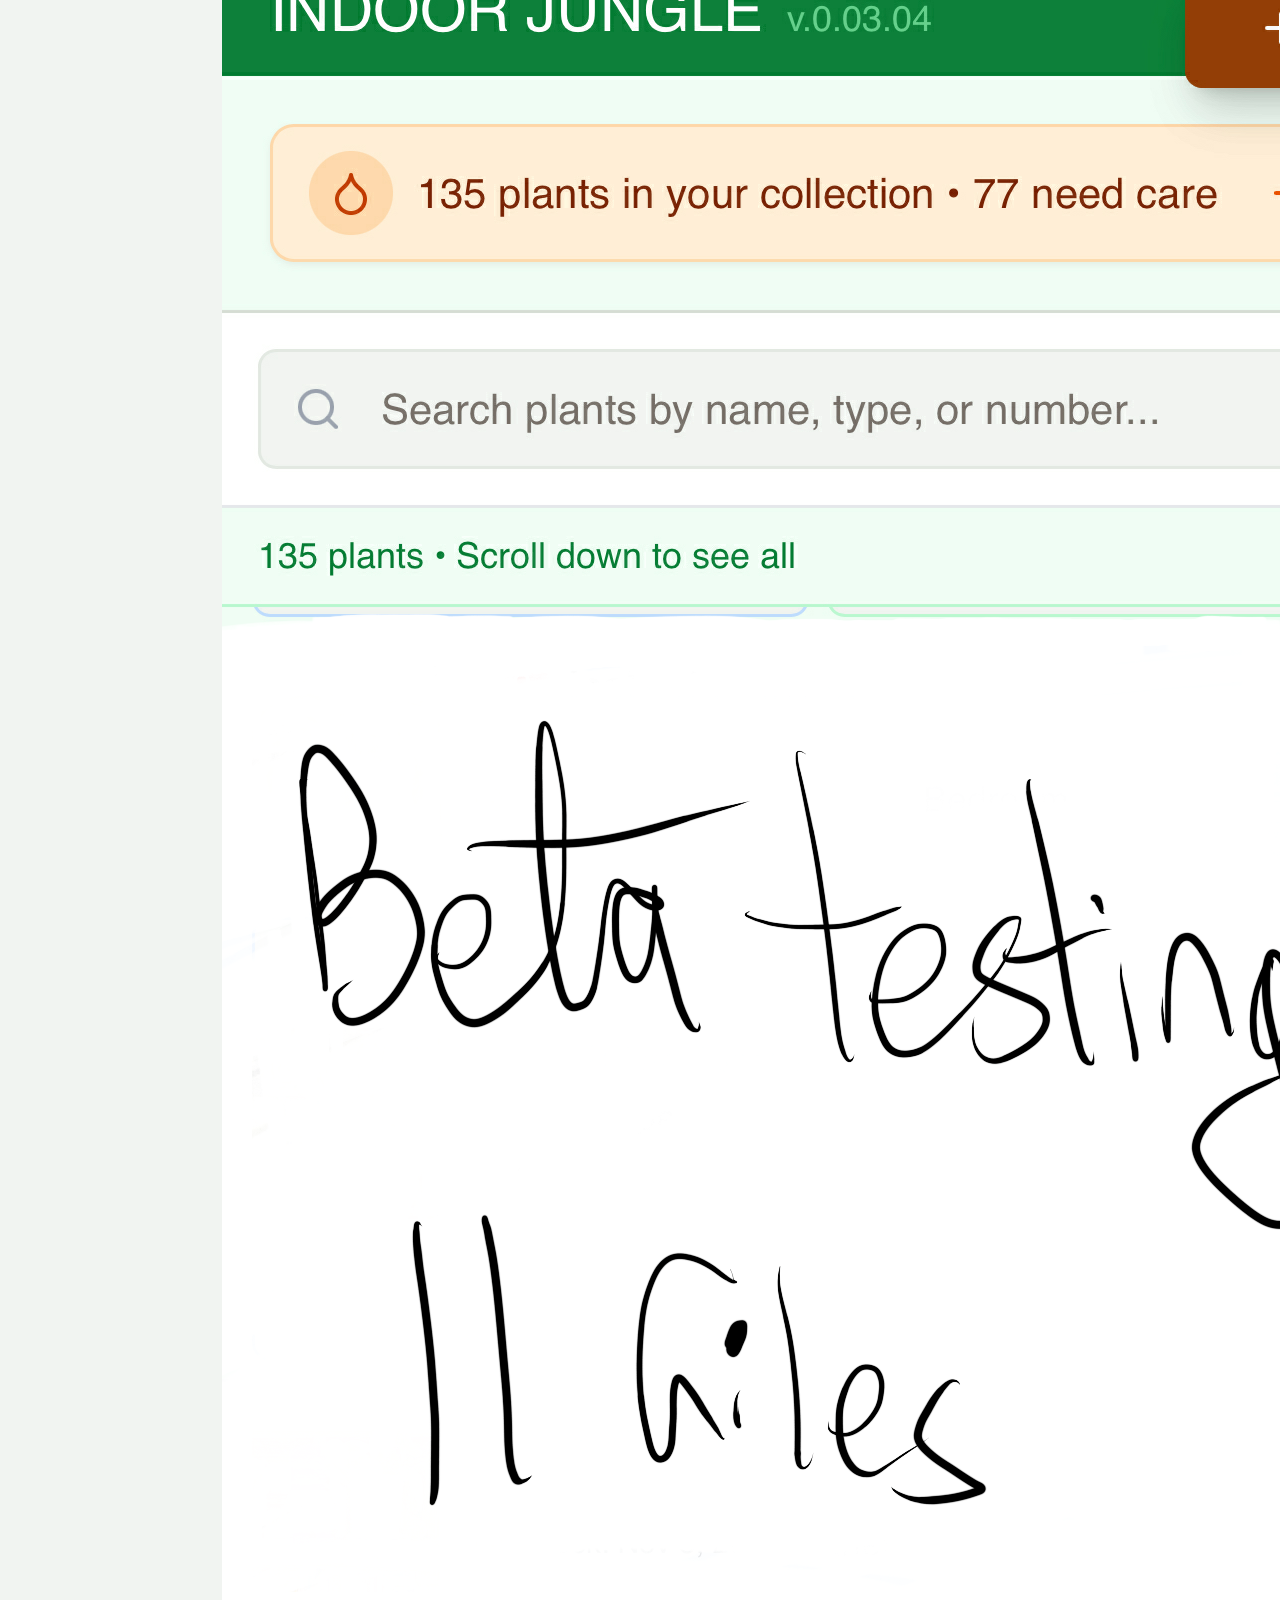
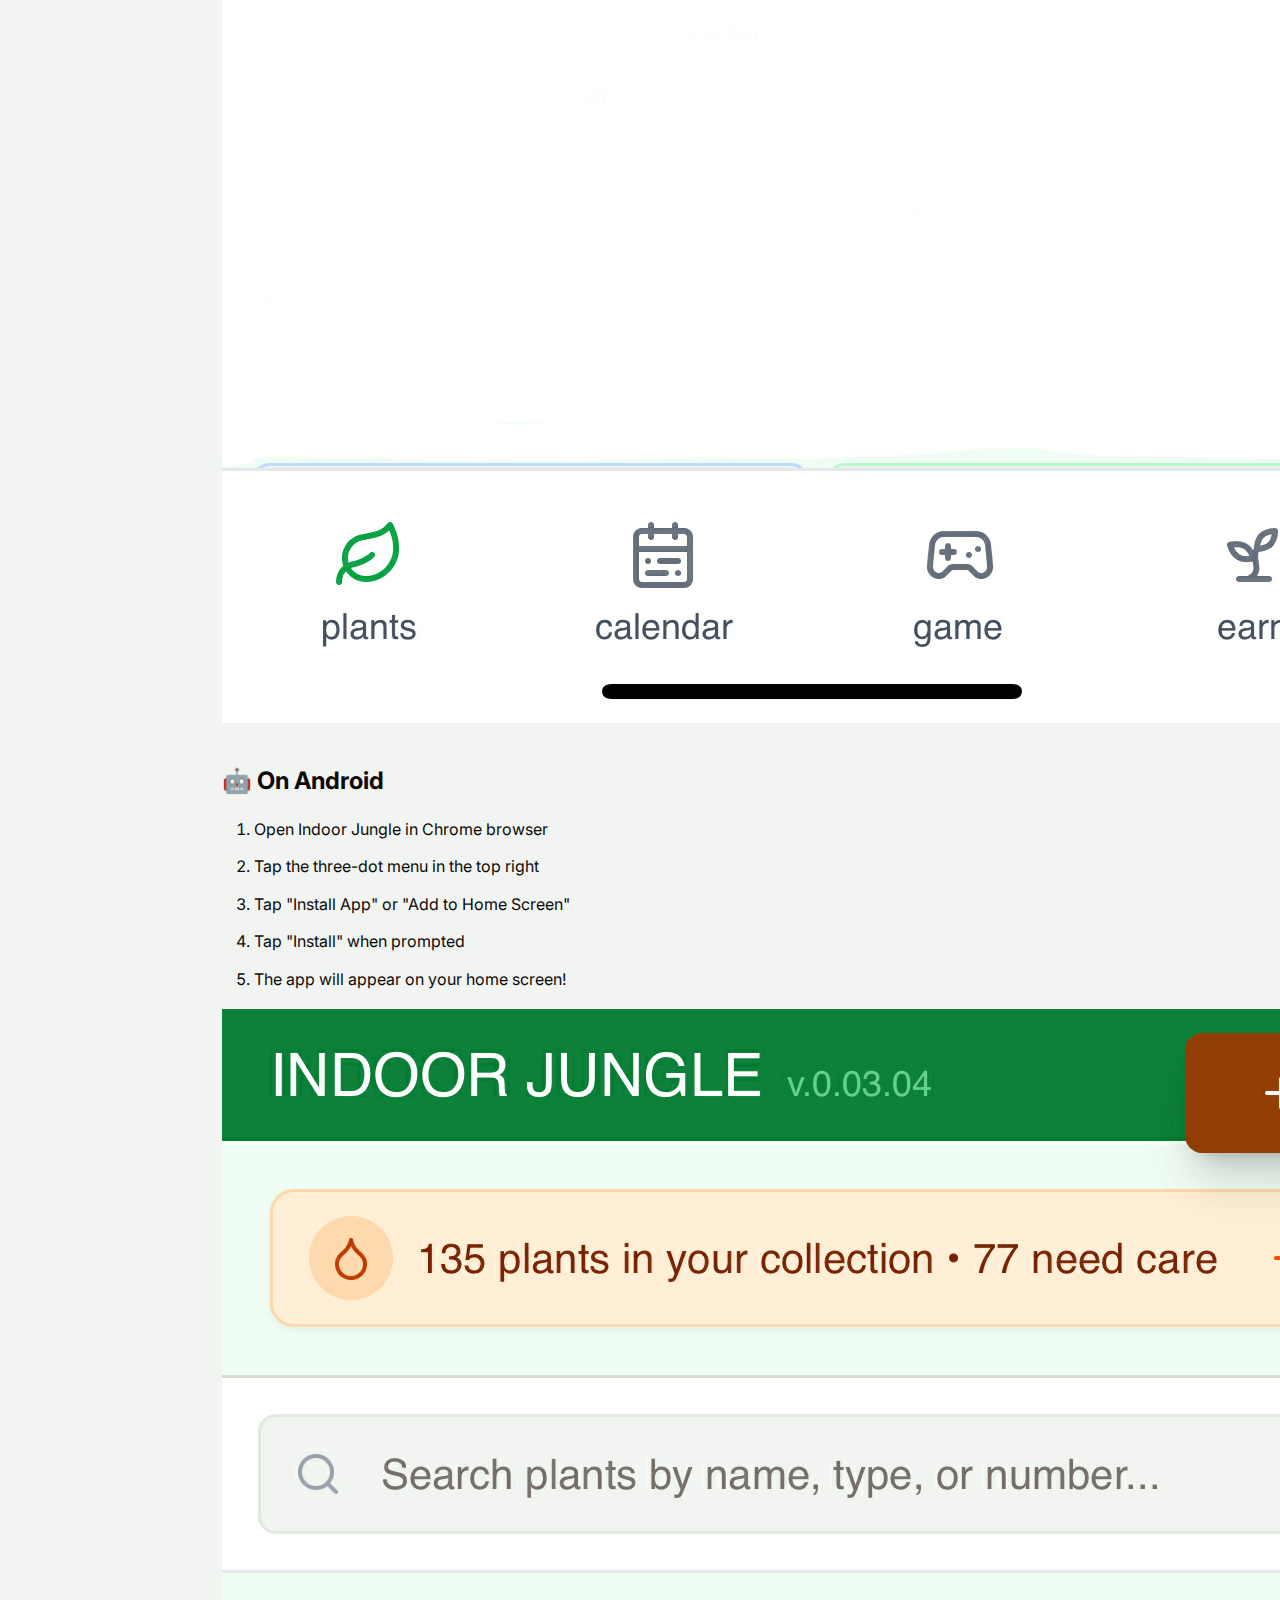
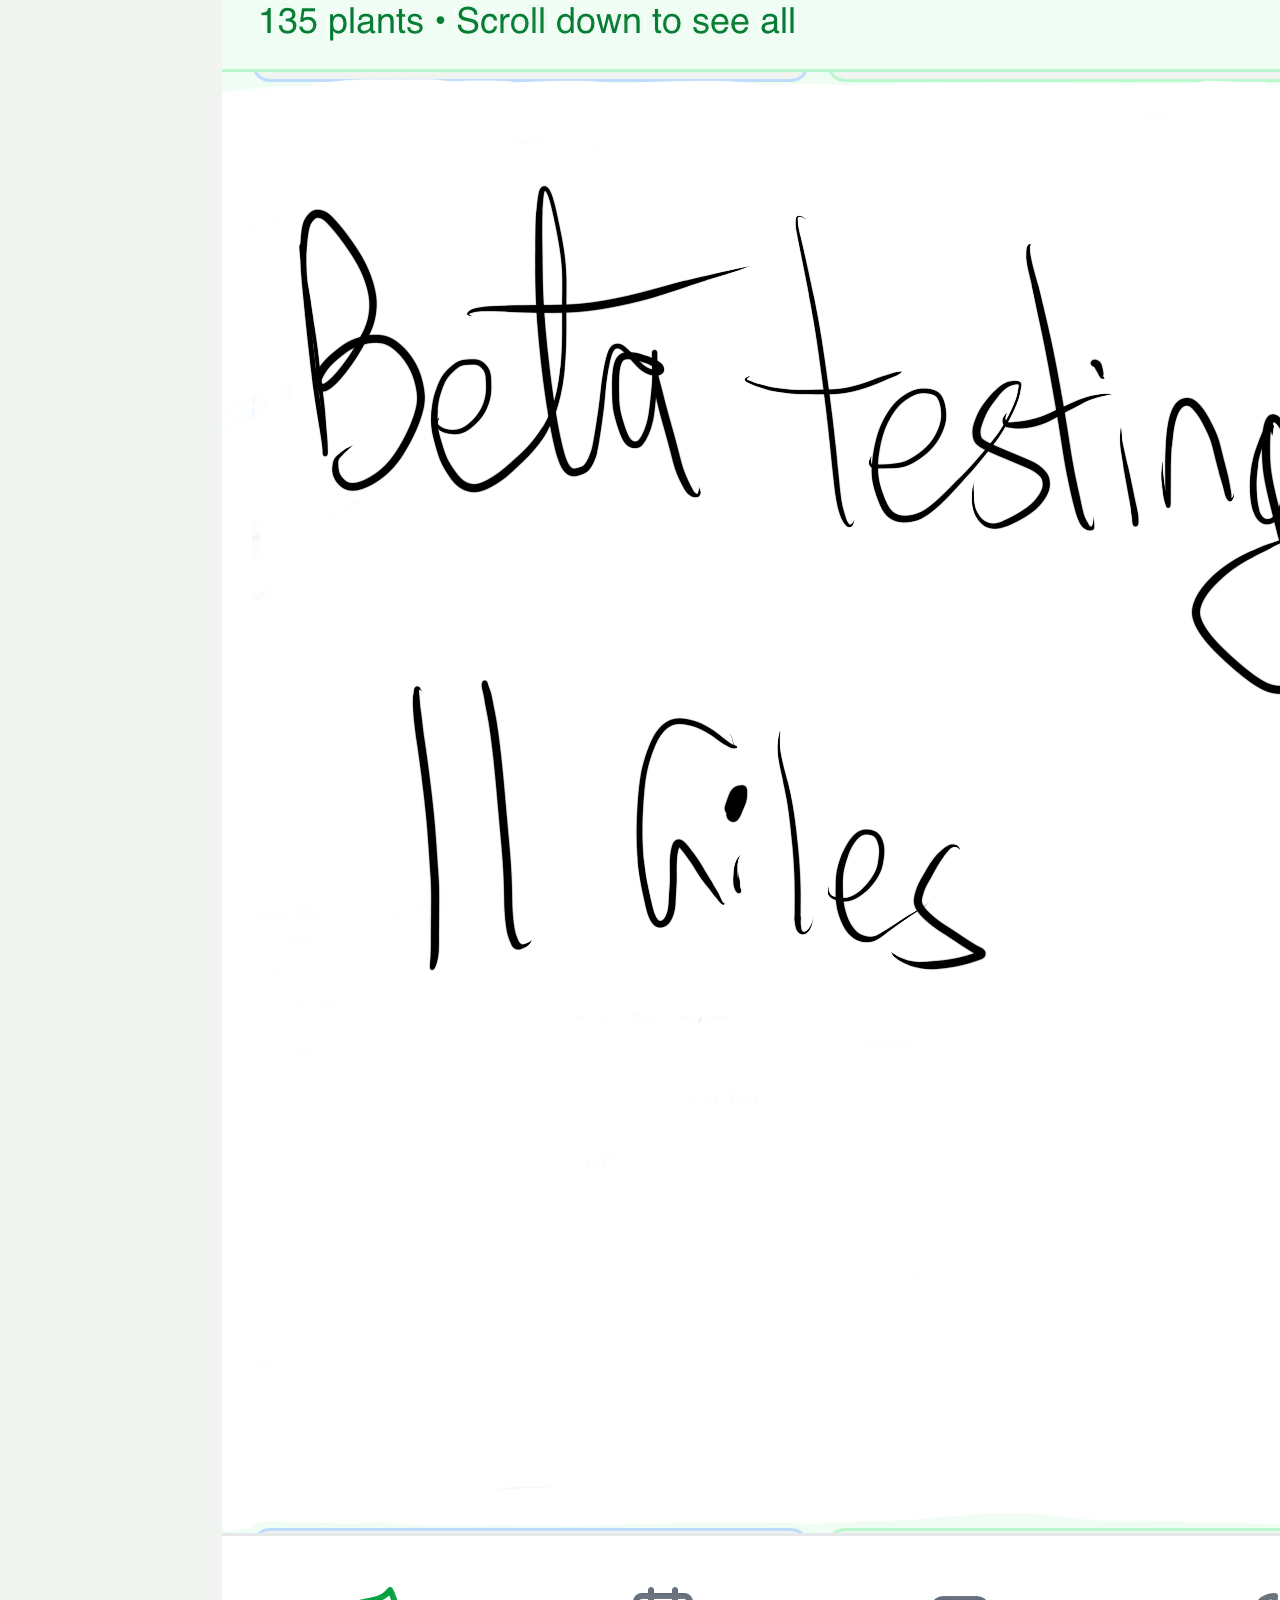
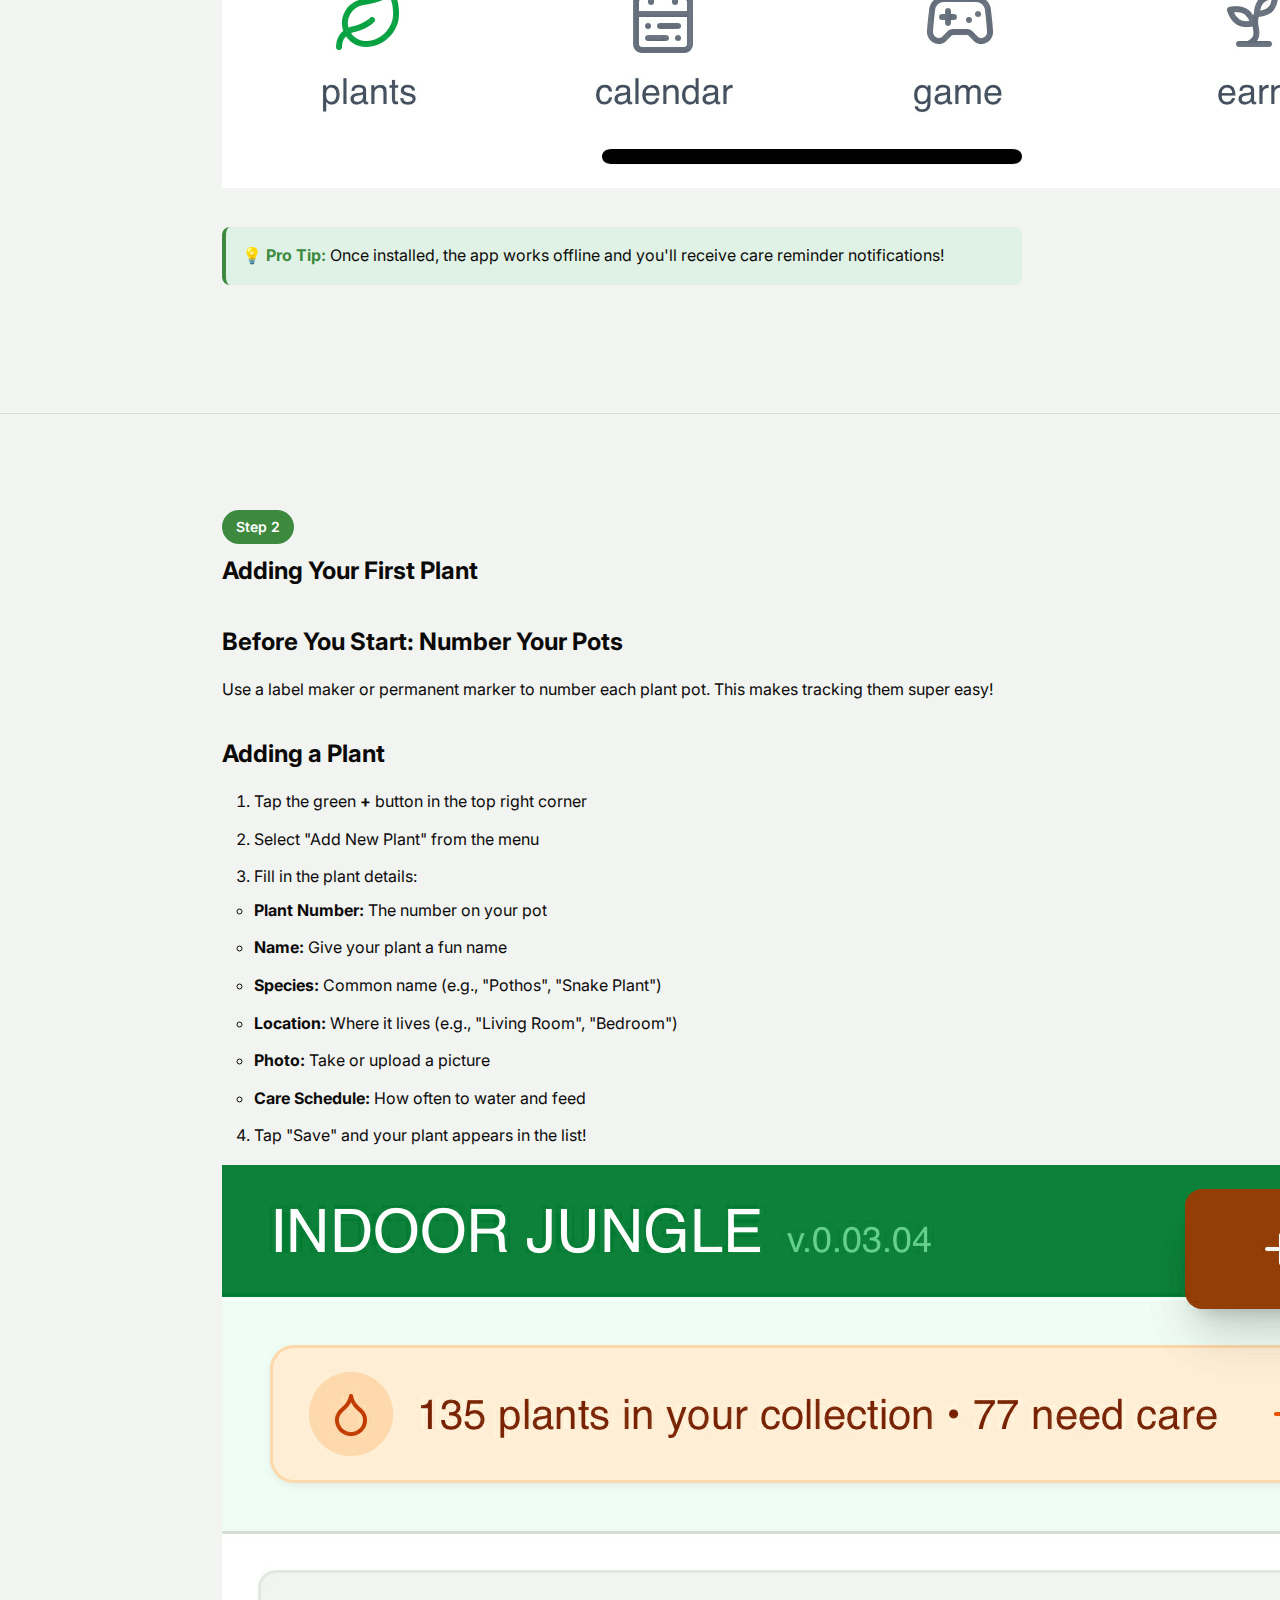
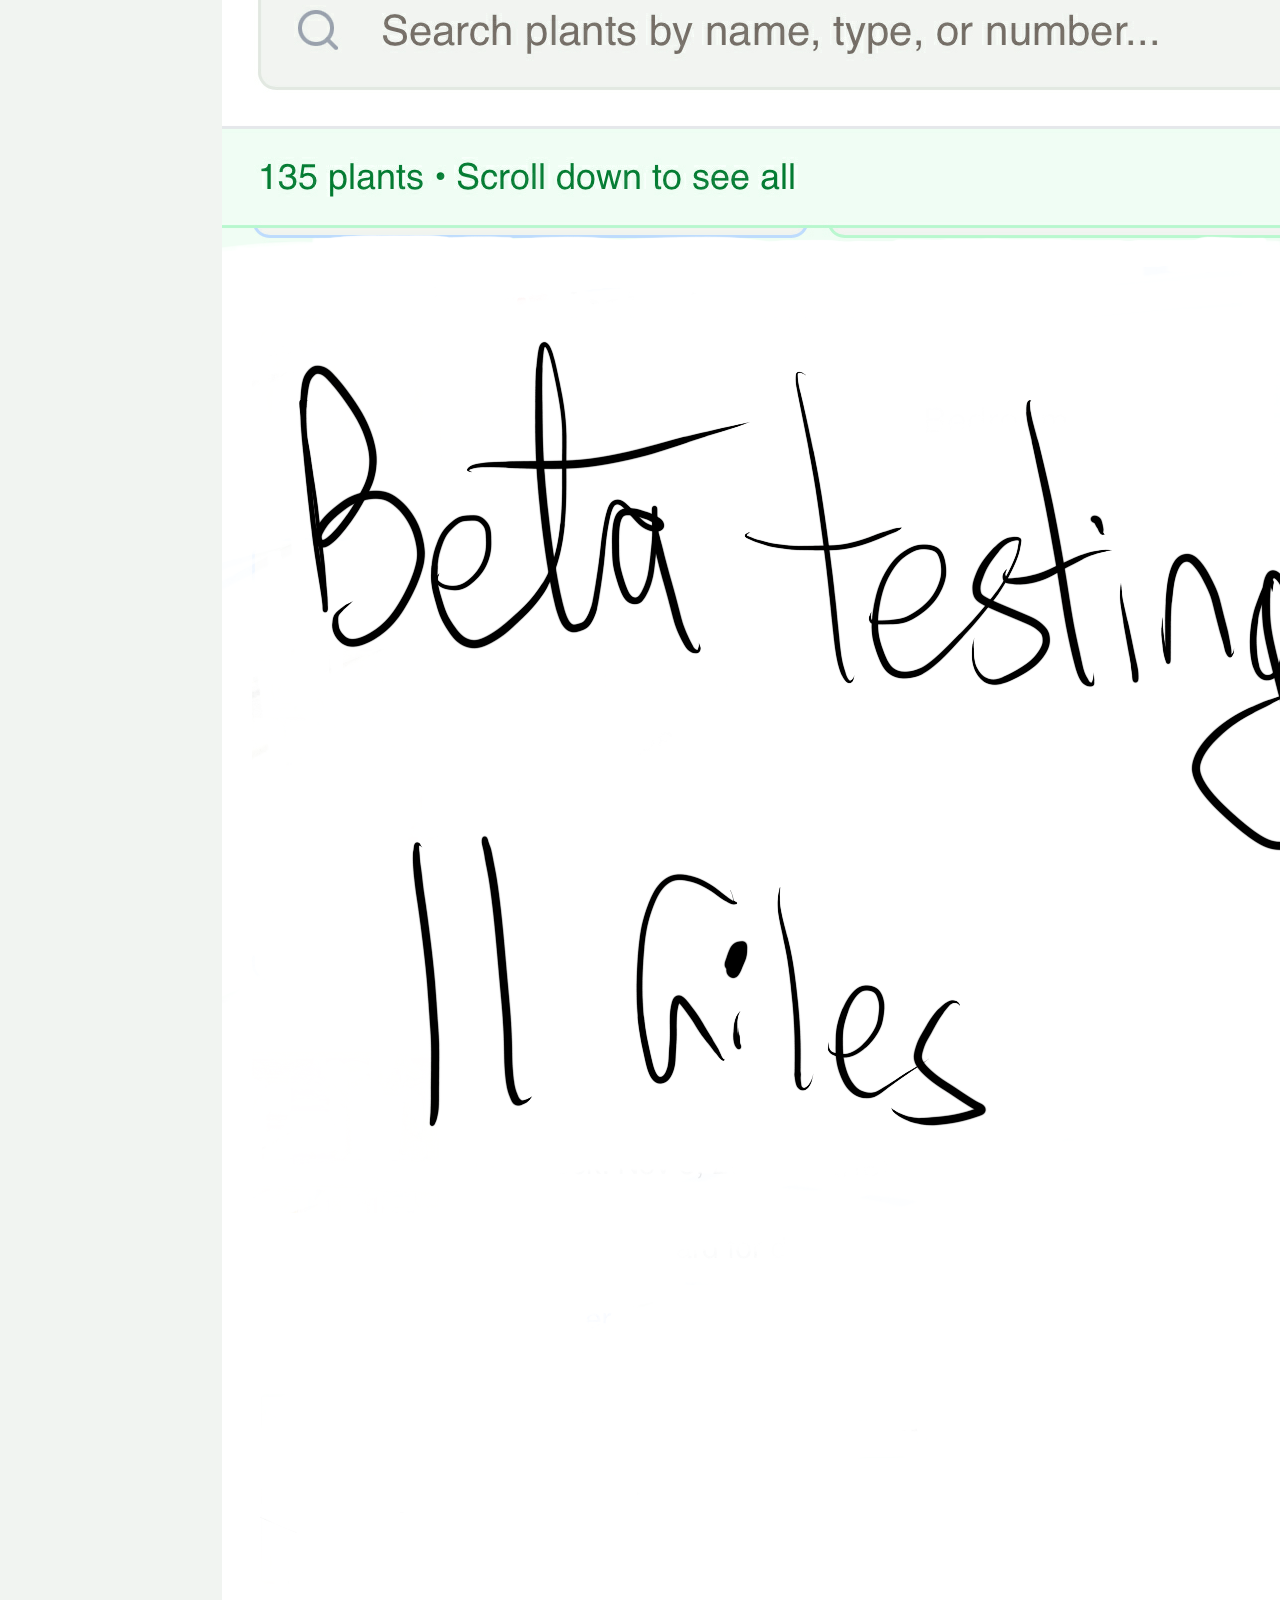
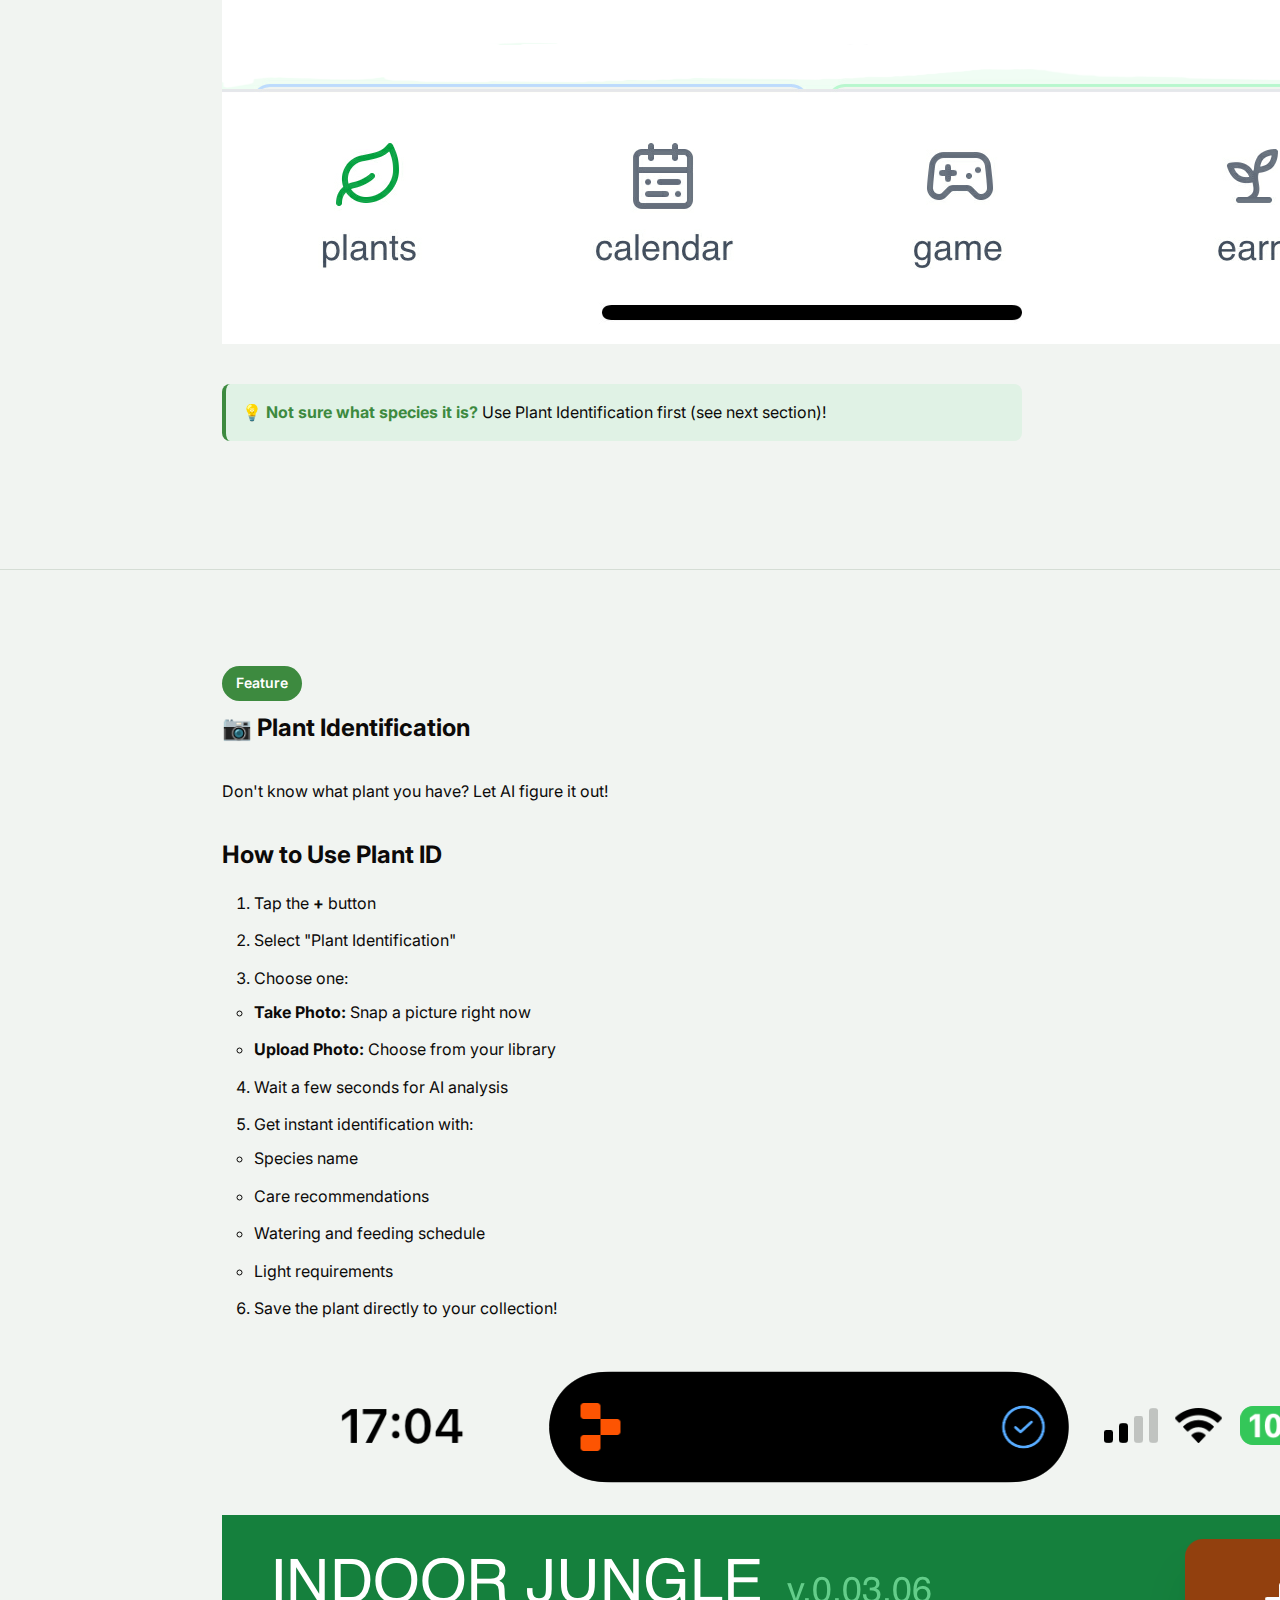
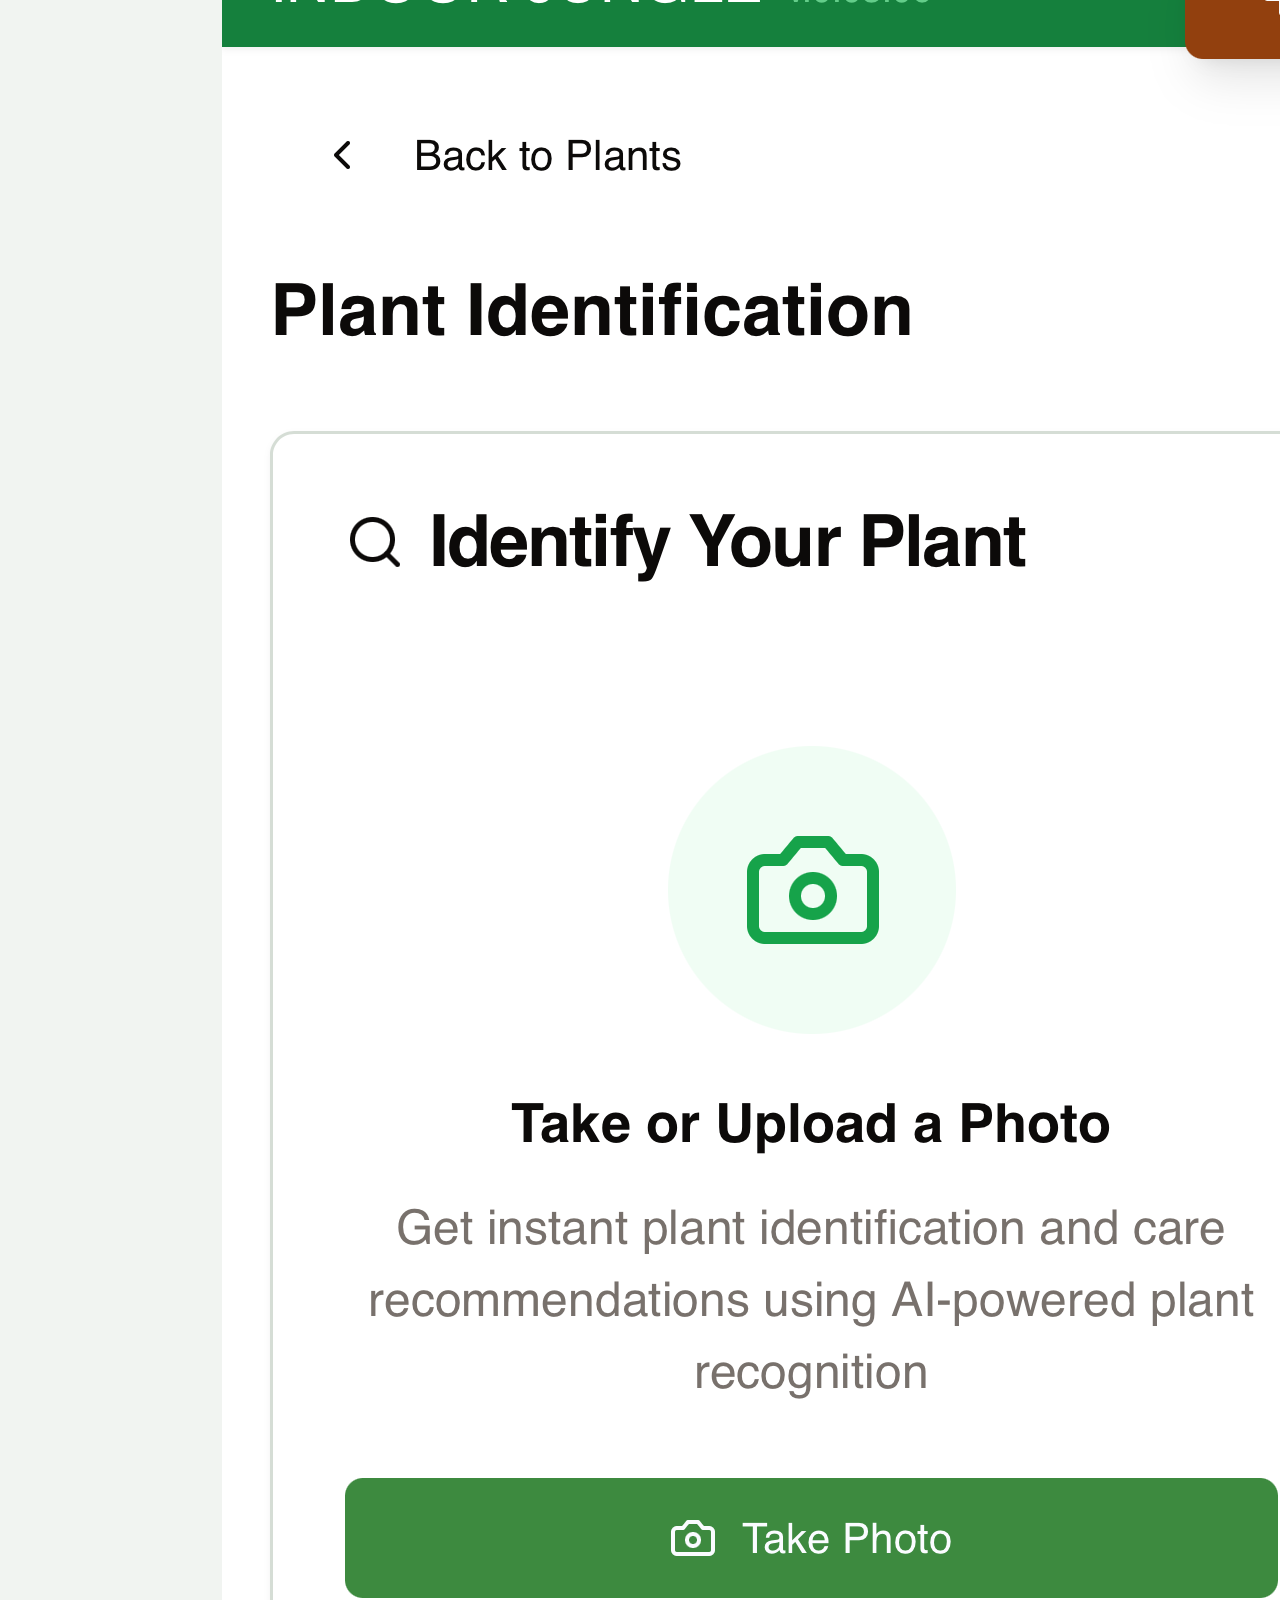
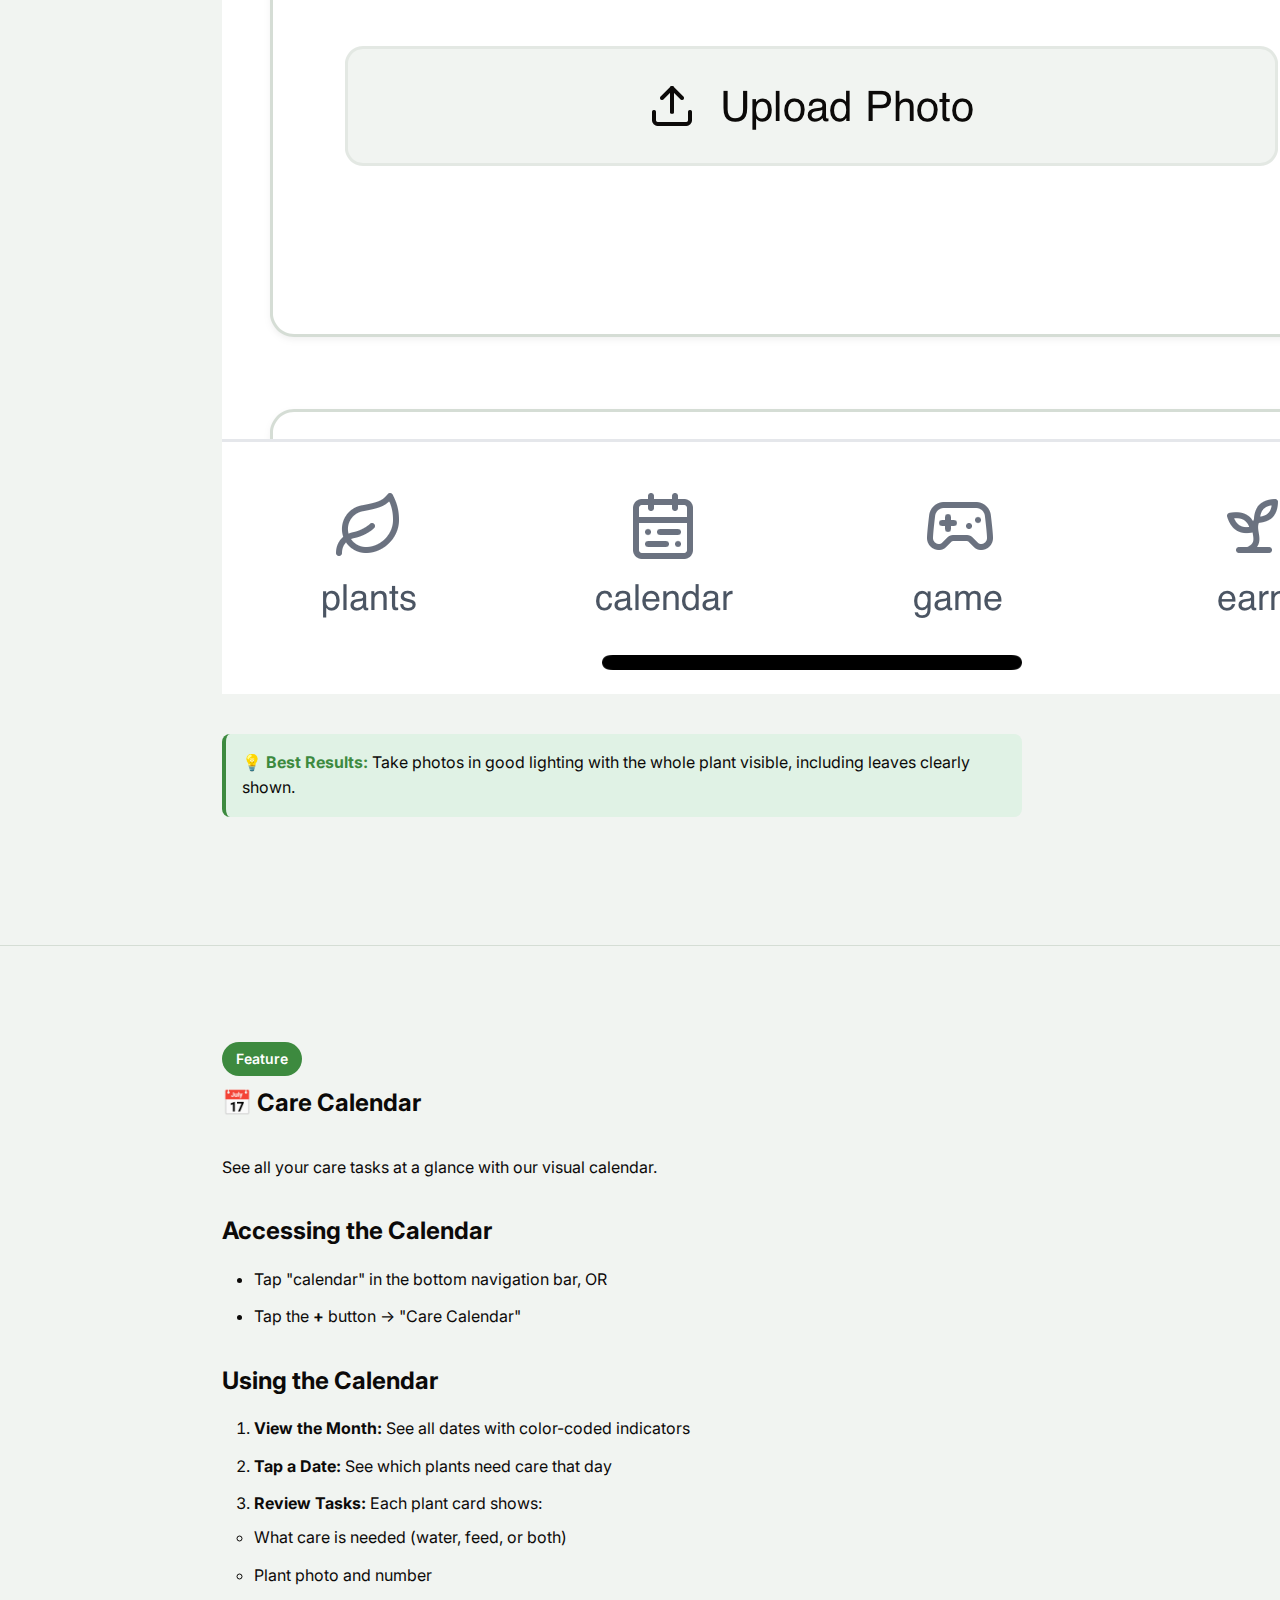
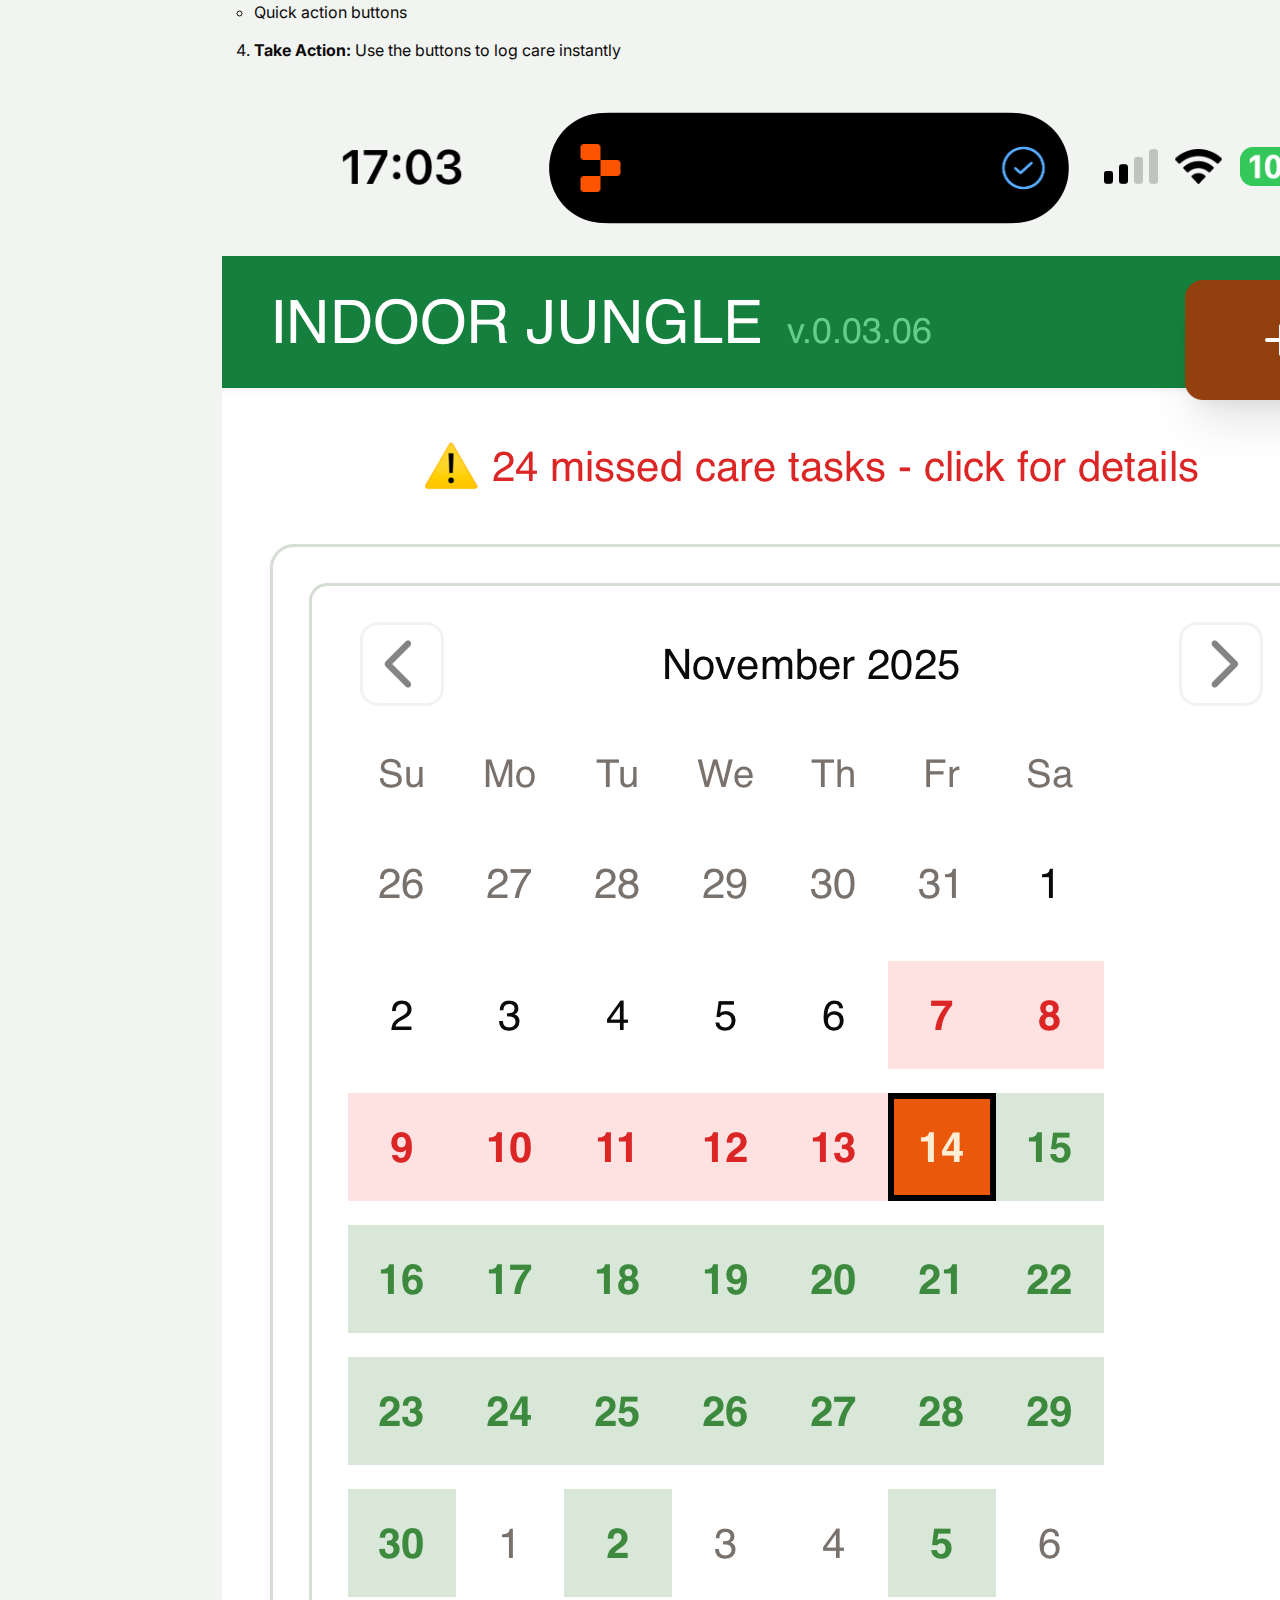
<file: beta-guide.html>
<!DOCTYPE html>
<html lang="en">
<head>
    <meta charset="UTF-8">
    <meta name="viewport" content="width=device-width, initial-scale=1.0">
    <title>Beta Tester Guide - Indoor Jungle</title>
    <meta name="description" content="Complete setup and feature guide for Indoor Jungle beta testers.">
    <meta name="robots" content="noindex, nofollow">
    
    <link rel="icon" href="images/logo.png">
    <link rel="stylesheet" href="styles.css">
    <link href="https://fonts.googleapis.com/css2?family=Inter:wght@300;400;500;600;700&display=swap" rel="stylesheet">
</head>
<body>
    <!-- Header -->
    <header>
        <div class="container">
            <div class="logo">
                <a href="index.html" style="display: flex; align-items: center; gap: 0.75rem; text-decoration: none; color: inherit;">
                    <img src="images/logo.png" alt="Indoor Jungle">
                    <span>Indoor Jungle</span>
                </a>
            </div>
            <div class="badge" style="margin: 0;">Beta Tester Guide</div>
        </div>
    </header>

    <!-- Hero Section -->
    <section class="hero" style="padding: 3rem 0;">
        <div class="container">
            <div class="hero-content">
                <h1 style="font-size: 2.5rem;">Welcome, Beta Tester!</h1>
                <p class="hero-subtitle">This guide will walk you through every feature of Indoor Jungle. Take your time exploring each section.</p>
            </div>
        </div>
    </section>

    <!-- Table of Contents -->
    <section class="section" style="padding-top: 2rem;">
        <div class="container" style="max-width: 900px;">
            <div class="guide-toc">
                <h2>Quick Navigation</h2>
                <div class="toc-grid">
                    <a href="#installation" class="toc-item">📱 Installing the App</a>
                    <a href="#first-plant" class="toc-item">🌱 Adding Your First Plant</a>
                    <a href="#plant-id" class="toc-item">📷 Plant Identification</a>
                    <a href="#calendar" class="toc-item">📅 Using the Calendar</a>
                    <a href="#color-system" class="toc-item">🚦 Understanding Color Codes</a>
                    <a href="#care-logging" class="toc-item">💧 Logging Care Activities</a>
                    <a href="#recommendations" class="toc-item">🧠 Smart Recommendations</a>
                    <a href="#analytics" class="toc-item">📊 Analytics & Insights</a>
                    <a href="#environmental" class="toc-item">🌡️ Environmental Monitor</a>
                    <a href="#settings" class="toc-item">⚙️ Settings & Preferences</a>
                    <a href="#game" class="toc-item">🎮 Indoor Jungle Game</a>
                    <a href="#troubleshooting" class="toc-item">🔧 Troubleshooting</a>
                </div>
            </div>
        </div>
    </section>

    <!-- Installation Guide -->
    <section id="installation" class="section guide-section">
        <div class="container" style="max-width: 900px;">
            <div class="guide-header">
                <span class="step-badge">Step 1</span>
                <h2>Installing Indoor Jungle as a PWA</h2>
            </div>
            <div class="guide-content">
                <p>Indoor Jungle works best when installed to your home screen. It will feel just like a native app!</p>
                
                <h3>📱 On iPhone/iPad (iOS)</h3>
                <ol class="guide-steps">
                    <li>Open Indoor Jungle in Safari browser</li>
                    <li>Tap the Share button (square with arrow pointing up)</li>
                    <li>Scroll down and tap "Add to Home Screen"</li>
                    <li>Edit the name if you want, then tap "Add"</li>
                    <li>Find the Indoor Jungle icon on your home screen!</li>
                </ol>
                
                <img src="images/screenshot-ios-install.png" alt="iOS PWA installation steps" class="guide-screenshot">
                
                <h3>🤖 On Android</h3>
                <ol class="guide-steps">
                    <li>Open Indoor Jungle in Chrome browser</li>
                    <li>Tap the three-dot menu in the top right</li>
                    <li>Tap "Install App" or "Add to Home Screen"</li>
                    <li>Tap "Install" when prompted</li>
                    <li>The app will appear on your home screen!</li>
                </ol>
                
                <img src="images/screenshot-android-install.png" alt="Android PWA installation steps" class="guide-screenshot">
                
                <div class="tip-box">
                    <strong>💡 Pro Tip:</strong> Once installed, the app works offline and you'll receive care reminder notifications!
                </div>
            </div>
        </div>
    </section>

    <!-- First Plant -->
    <section id="first-plant" class="section guide-section">
        <div class="container" style="max-width: 900px;">
            <div class="guide-header">
                <span class="step-badge">Step 2</span>
                <h2>Adding Your First Plant</h2>
            </div>
            <div class="guide-content">
                <h3>Before You Start: Number Your Pots</h3>
                <p>Use a label maker or permanent marker to number each plant pot. This makes tracking them super easy!</p>
                
                <h3>Adding a Plant</h3>
                <ol class="guide-steps">
                    <li>Tap the green <strong>+</strong> button in the top right corner</li>
                    <li>Select "Add New Plant" from the menu</li>
                    <li>Fill in the plant details:
                        <ul>
                            <li><strong>Plant Number:</strong> The number on your pot</li>
                            <li><strong>Name:</strong> Give your plant a fun name</li>
                            <li><strong>Species:</strong> Common name (e.g., "Pothos", "Snake Plant")</li>
                            <li><strong>Location:</strong> Where it lives (e.g., "Living Room", "Bedroom")</li>
                            <li><strong>Photo:</strong> Take or upload a picture</li>
                            <li><strong>Care Schedule:</strong> How often to water and feed</li>
                        </ul>
                    </li>
                    <li>Tap "Save" and your plant appears in the list!</li>
                </ol>
                
                <img src="images/screenshot-add-plant.png" alt="Add plant form showing all fields" class="guide-screenshot">
                
                <div class="tip-box">
                    <strong>💡 Not sure what species it is?</strong> Use Plant Identification first (see next section)!
                </div>
            </div>
        </div>
    </section>

    <!-- Plant Identification -->
    <section id="plant-id" class="section guide-section">
        <div class="container" style="max-width: 900px;">
            <div class="guide-header">
                <span class="step-badge">Feature</span>
                <h2>📷 Plant Identification</h2>
            </div>
            <div class="guide-content">
                <p>Don't know what plant you have? Let AI figure it out!</p>
                
                <h3>How to Use Plant ID</h3>
                <ol class="guide-steps">
                    <li>Tap the <strong>+</strong> button</li>
                    <li>Select "Plant Identification"</li>
                    <li>Choose one:
                        <ul>
                            <li><strong>Take Photo:</strong> Snap a picture right now</li>
                            <li><strong>Upload Photo:</strong> Choose from your library</li>
                        </ul>
                    </li>
                    <li>Wait a few seconds for AI analysis</li>
                    <li>Get instant identification with:
                        <ul>
                            <li>Species name</li>
                            <li>Care recommendations</li>
                            <li>Watering and feeding schedule</li>
                            <li>Light requirements</li>
                        </ul>
                    </li>
                    <li>Save the plant directly to your collection!</li>
                </ol>
                
                <img src="images/screenshot-plantid.png" alt="AI plant identification interface" class="guide-screenshot">
                
                <div class="tip-box">
                    <strong>💡 Best Results:</strong> Take photos in good lighting with the whole plant visible, including leaves clearly shown.
                </div>
            </div>
        </div>
    </section>

    <!-- Calendar -->
    <section id="calendar" class="section guide-section">
        <div class="container" style="max-width: 900px;">
            <div class="guide-header">
                <span class="step-badge">Feature</span>
                <h2>📅 Care Calendar</h2>
            </div>
            <div class="guide-content">
                <p>See all your care tasks at a glance with our visual calendar.</p>
                
                <h3>Accessing the Calendar</h3>
                <ul class="guide-steps">
                    <li>Tap "calendar" in the bottom navigation bar, OR</li>
                    <li>Tap the <strong>+</strong> button → "Care Calendar"</li>
                </ul>
                
                <h3>Using the Calendar</h3>
                <ol class="guide-steps">
                    <li><strong>View the Month:</strong> See all dates with color-coded indicators</li>
                    <li><strong>Tap a Date:</strong> See which plants need care that day</li>
                    <li><strong>Review Tasks:</strong> Each plant card shows:
                        <ul>
                            <li>What care is needed (water, feed, or both)</li>
                            <li>Plant photo and number</li>
                            <li>Quick action buttons</li>
                        </ul>
                    </li>
                    <li><strong>Take Action:</strong> Use the buttons to log care instantly</li>
                </ol>
                
                <img src="images/screenshot-calendar.png" alt="Color-coded care calendar" class="guide-screenshot">
                
                <div class="tip-box">
                    <strong>💡 Missed Care Warning:</strong> If you have overdue tasks, you'll see a red warning banner at the top with a link to the Missed Care page.
                </div>
            </div>
        </div>
    </section>

    <!-- Color System -->
    <section id="color-system" class="section guide-section">
        <div class="container" style="max-width: 900px;">
            <div class="guide-header">
                <span class="step-badge">Important</span>
                <h2>🚦 Understanding the Color System</h2>
            </div>
            <div class="guide-content">
                <p>Indoor Jungle uses a traffic light system to show plant care urgency.</p>
                
                <div class="color-guide">
                    <div class="color-item red">
                        <div class="color-badge">🔴 RED</div>
                        <h3>Overdue - Needs Immediate Attention</h3>
                        <p>These plants are past their care date and need help right away. The calendar shows past dates in red, and overdue plants have red backgrounds on their cards.</p>
                    </div>
                    
                    <div class="color-item orange">
                        <div class="color-badge">🟠 ORANGE</div>
                        <h3>Due Today - Care Needed Now</h3>
                        <p>These plants need care today. Orange cards mean it's time to water, feed, or check them.</p>
                    </div>
                    
                    <div class="color-item green">
                        <div class="color-badge">🟢 GREEN</div>
                        <h3>Upcoming - All Good</h3>
                        <p>These plants are scheduled for care in the near future. Green means they're healthy and on schedule.</p>
                    </div>
                </div>
                
                <h3>Plant Number Indicators</h3>
                <p>The plant number badges also use the traffic light system:</p>
                <ul class="guide-steps">
                    <li><strong>Red badge:</strong> Plant is overdue for care</li>
                    <li><strong>Orange badge:</strong> Plant needs care today</li>
                    <li><strong>Green badge:</strong> Plant is on schedule</li>
                </ul>
                
                <img src="images/screenshot-care.png" alt="Color-coded plant cards showing traffic light system" class="guide-screenshot">
            </div>
        </div>
    </section>

    <!-- Care Logging -->
    <section id="care-logging" class="section guide-section">
        <div class="container" style="max-width: 900px;">
            <div class="guide-header">
                <span class="step-badge">Feature</span>
                <h2>💧 Logging Care Activities</h2>
            </div>
            <div class="guide-content">
                <h3>Quick Actions (Fastest Way)</h3>
                <p>On any plant card, you'll see quick action buttons:</p>
                <ul class="guide-steps">
                    <li><strong>Water Button:</strong> Logs a "light" watering instantly</li>
                    <li><strong>Feed Button:</strong> Logs "general/moderate" feeding instantly</li>
                    <li><strong>Moisture Check Button:</strong> Logs that you checked the soil and adds 3 days to the next check (doesn't log watering)</li>
                </ul>
                
                <h3>Detailed Logging</h3>
                <p>For more control over your care logs:</p>
                <ol class="guide-steps">
                    <li>Tap on a plant card to open its detail page</li>
                    <li>Choose the care type:
                        <ul>
                            <li><strong>Watering:</strong> Specify amount and add notes</li>
                            <li><strong>Feeding:</strong> Choose fertilizer type and amount</li>
                            <li><strong>Repotting:</strong> Log pot changes and new soil</li>
                            <li><strong>Soil Top-Up:</strong> Add fresh soil without repotting</li>
                            <li><strong>Pruning:</strong> Record trimming and maintenance</li>
                        </ul>
                    </li>
                    <li>Add notes about the plant's condition</li>
                    <li>Save - the next care date updates automatically!</li>
                </ol>
                
                <img src="images/screenshot-quick-actions.png" alt="Quick action buttons on plant card" class="guide-screenshot">
                
                <div class="tip-box">
                    <strong>💡 Moisture Check:</strong> If the soil is still damp, use "Moisture Check" instead of watering. It adds 3 days from TODAY (not from the last watered date) without logging water, so you can check again soon.
                </div>
            </div>
        </div>
    </section>

    <!-- Recommendations -->
    <section id="recommendations" class="section guide-section">
        <div class="container" style="max-width: 900px;">
            <div class="guide-header">
                <span class="step-badge">Feature</span>
                <h2>🧠 Smart Recommendations</h2>
            </div>
            <div class="guide-content">
                <p>Get personalized care tips based on your plants and care history.</p>
                
                <h3>Accessing Recommendations</h3>
                <ol class="guide-steps">
                    <li>Tap the <strong>+</strong> button</li>
                    <li>Select "Smart Recommendations"</li>
                    <li>View AI-generated insights about your plant care</li>
                </ol>
                
                <h3>What You'll See</h3>
                <ul class="guide-steps">
                    <li>Patterns in your watering habits</li>
                    <li>Suggestions for plants that might need more/less water</li>
                    <li>Seasonal care adjustments</li>
                    <li>Tips specific to your plant species</li>
                </ul>
                
                <img src="images/screenshot-recommendations.png" alt="AI-generated care recommendations" class="guide-screenshot">
            </div>
        </div>
    </section>

    <!-- Analytics -->
    <section id="analytics" class="section guide-section">
        <div class="container" style="max-width: 900px;">
            <div class="guide-header">
                <span class="step-badge">Feature</span>
                <h2>📊 Analytics & Insights</h2>
            </div>
            <div class="guide-content">
                <p>Track your care patterns and plant collection over time.</p>
                
                <h3>Accessing Analytics</h3>
                <ol class="guide-steps">
                    <li>Tap the <strong>+</strong> button</li>
                    <li>Select "Analytics & Insights"</li>
                </ol>
                
                <h3>Available Metrics</h3>
                <ul class="guide-steps">
                    <li><strong>Care Frequency:</strong> How often you water and feed</li>
                    <li><strong>Plant Health Trends:</strong> Which plants are thriving</li>
                    <li><strong>Collection Growth:</strong> How many plants you've added</li>
                    <li><strong>Care Consistency:</strong> Your dedication score</li>
                    <li><strong>LVS Token Earnings:</strong> Tokens earned from care activities</li>
                </ul>
                
                <img src="images/screenshot-analytics.png" alt="Analytics dashboard with care statistics" class="guide-screenshot">
                
                <div class="tip-box">
                    <strong>💡 Token Connection:</strong> Your consistency in using the tracker directly affects your phigital NFT pot values!
                </div>
            </div>
        </div>
    </section>

    <!-- Environmental Monitor -->
    <section id="environmental" class="section guide-section">
        <div class="container" style="max-width: 900px;">
            <div class="guide-header">
                <span class="step-badge">Feature</span>
                <h2>🌡️ Environmental Monitor</h2>
            </div>
            <div class="guide-content">
                <p>Track environmental conditions for optimal plant health.</p>
                
                <h3>Accessing the Monitor</h3>
                <ol class="guide-steps">
                    <li>Tap the <strong>+</strong> button</li>
                    <li>Select "Environmental Monitor"</li>
                </ol>
                
                <h3>What It Tracks</h3>
                <ul class="guide-steps">
                    <li><strong>Temperature:</strong> Room temperature monitoring</li>
                    <li><strong>Humidity:</strong> Air moisture levels</li>
                    <li><strong>Light Levels:</strong> Brightness in different locations</li>
                </ul>
                
                <h3>Using the Data</h3>
                <p>The monitor helps you understand if your plants are in the right environment. You'll get alerts if conditions aren't ideal for specific species.</p>
                
                <img src="images/screenshot-environmental.png" alt="Environmental monitor showing temperature and humidity" class="guide-screenshot">
                
                <div class="tip-box">
                    <strong>💡 Coming Soon:</strong> Connect external sensors for automatic environmental tracking!
                </div>
            </div>
        </div>
    </section>

    <!-- Settings -->
    <section id="settings" class="section guide-section">
        <div class="container" style="max-width: 900px;">
            <div class="guide-header">
                <span class="step-badge">Feature</span>
                <h2>⚙️ Settings & Preferences</h2>
            </div>
            <div class="guide-content">
                <p>Customize Indoor Jungle to work the way you want.</p>
                
                <h3>Accessing Settings</h3>
                <ol class="guide-steps">
                    <li>Tap the <strong>+</strong> button</li>
                    <li>Select "Settings"</li>
                </ol>
                
                <h3>Available Options</h3>
                <ul class="guide-steps">
                    <li><strong>Dark Mode:</strong> Toggle between light and dark theme</li>
                    <li><strong>Notifications:</strong> 
                        <ul>
                            <li>Enable daily care reminders</li>
                            <li>Set reminder time</li>
                            <li>Choose advance notice (same day, 1 day, or 2 days before)</li>
                        </ul>
                    </li>
                    <li><strong>Data Management:</strong>
                        <ul>
                            <li>Export all your data as backup</li>
                            <li>Import data from backup file</li>
                            <li>Clear all data (requires admin password)</li>
                        </ul>
                    </li>
                    <li><strong>Account:</strong> View your Replit profile and logout</li>
                </ul>
                
                <img src="images/screenshot-settings.png" alt="Settings page with preferences" class="guide-screenshot">
                
                <div class="tip-box">
                    <strong>💡 Regular Backups:</strong> Export your data regularly! Use the export button in Settings to save a JSON backup file.
                </div>
            </div>
        </div>
    </section>

    <!-- Game -->
    <section id="game" class="section guide-section">
        <div class="container" style="max-width: 900px;">
            <div class="guide-header">
                <span class="step-badge">Feature</span>
                <h2>🎮 Indoor Jungle Game</h2>
            </div>
            <div class="guide-content">
                <p>Access your virtual plant world where real-world care earns rewards.</p>
                
                <h3>Accessing the Game</h3>
                <ul class="guide-steps">
                    <li>Tap "game" in the bottom navigation bar, OR</li>
                    <li>Tap the <strong>+</strong> button → "Indoor Jungle Game"</li>
                </ul>
                
                <h3>How It Works</h3>
                <ol class="guide-steps">
                    <li><strong>Earn LVS Tokens:</strong> Every time you log care for your real plants, you earn LVS tokens in the game</li>
                    <li><strong>Progress Through Eras:</strong> Use tokens to unlock 10 gaming eras from LCD handheld to space colonies</li>
                    <li><strong>Grow Your NFT Value:</strong> Your tracker usage and game progress increase your phigital NFT pot values</li>
                    <li><strong>Trade & Collect:</strong> Buy, sell, and trade virtual plants and pots with other players</li>
                </ol>
                
                <img src="images/screenshot-game-interface.png" alt="Indoor Jungle game interface" class="guide-screenshot">
                
                <div class="tip-box">
                    <strong>💡 Learn More:</strong> Check out the full <a href="game.html">Eras of Growth guide</a> to understand the complete gaming journey!
                </div>
            </div>
        </div>
    </section>

    <!-- Troubleshooting -->
    <section id="troubleshooting" class="section guide-section">
        <div class="container" style="max-width: 900px;">
            <div class="guide-header">
                <span class="step-badge">Help</span>
                <h2>🔧 Troubleshooting</h2>
            </div>
            <div class="guide-content">
                <h3>Common Issues & Solutions</h3>
                
                <div class="faq-item">
                    <h4>My plant list isn't loading</h4>
                    <p><strong>Solution:</strong> Pull down on the screen to refresh. If that doesn't work, try logging out and back in from Settings.</p>
                </div>
                
                <div class="faq-item">
                    <h4>Notifications aren't working</h4>
                    <p><strong>Solution:</strong> Check Settings → Notifications. Make sure they're enabled in both the app AND your device settings.</p>
                </div>
                
                <div class="faq-item">
                    <h4>Calendar colors aren't showing correctly</h4>
                    <p><strong>Solution:</strong> The calendar uses your plant's nextCheck date. If colors seem wrong, check individual plant care schedules.</p>
                </div>
                
                <div class="faq-item">
                    <h4>Plant ID not working</h4>
                    <p><strong>Solution:</strong> Make sure you're in good lighting and the plant is clearly visible. Try taking multiple photos from different angles.</p>
                </div>
                
                <div class="faq-item">
                    <h4>I can't find the + button</h4>
                    <p><strong>Solution:</strong> The green + button is in the top right corner of the main plant list screen. If you're on a different page, navigate back to "plants" using the bottom navigation.</p>
                </div>
                
                <div class="faq-item">
                    <h4>Data not syncing between devices</h4>
                    <p><strong>Solution:</strong> Currently, data is stored per-device. Use the Export feature in Settings to back up and transfer data between devices.</p>
                </div>
                
                <h3>Still Need Help?</h3>
                <p>Contact the beta testing team via email with:</p>
                <ul class="guide-steps">
                    <li>What you were trying to do</li>
                    <li>What happened instead</li>
                    <li>Screenshots if possible</li>
                    <li>Your device type (iPhone, Android, etc.)</li>
                </ul>
            </div>
        </div>
    </section>

    <!-- Feedback Section -->
    <section class="section" style="background: linear-gradient(135deg, var(--primary-green) 0%, hsl(122, 39%, 32%) 100%); color: white;">
        <div class="container" style="max-width: 900px; text-align: center;">
            <h2 style="color: white; margin-bottom: 1rem;">We Need Your Feedback!</h2>
            <p style="font-size: 1.125rem; margin-bottom: 2rem; opacity: 0.95;">As a beta tester, your insights are invaluable. Please report bugs, suggest features, and share your experience.</p>
            <p style="opacity: 0.9;">Your feedback shapes the future of Indoor Jungle. Thank you for being part of our founding community!</p>
        </div>
    </section>

    <!-- Footer -->
    <footer>
        <div class="container">
            <div class="footer-content">
                <div class="footer-section">
                    <div class="footer-logo">
                        <img src="images/logo.png" alt="Indoor Jungle">
                        <span>Indoor Jungle</span>
                    </div>
                    <p>Beta Tester Guide</p>
                </div>
                <div class="footer-section">
                    <h4>Quick Links</h4>
                    <ul>
                        <li><a href="index.html">Main Site</a></li>
                        <li><a href="tracker.html">Tracker Features</a></li>
                        <li><a href="game.html">The Game</a></li>
                        <li><a href="phigital-pots.html">Phigital Pots</a></li>
                    </ul>
                </div>
            </div>
            <div class="footer-legal">
                <p>&copy; 2025 Indoor Jungle. Beta Testing Guide - Confidential</p>
            </div>
        </div>
    </footer>
</body>
</html>
</file>
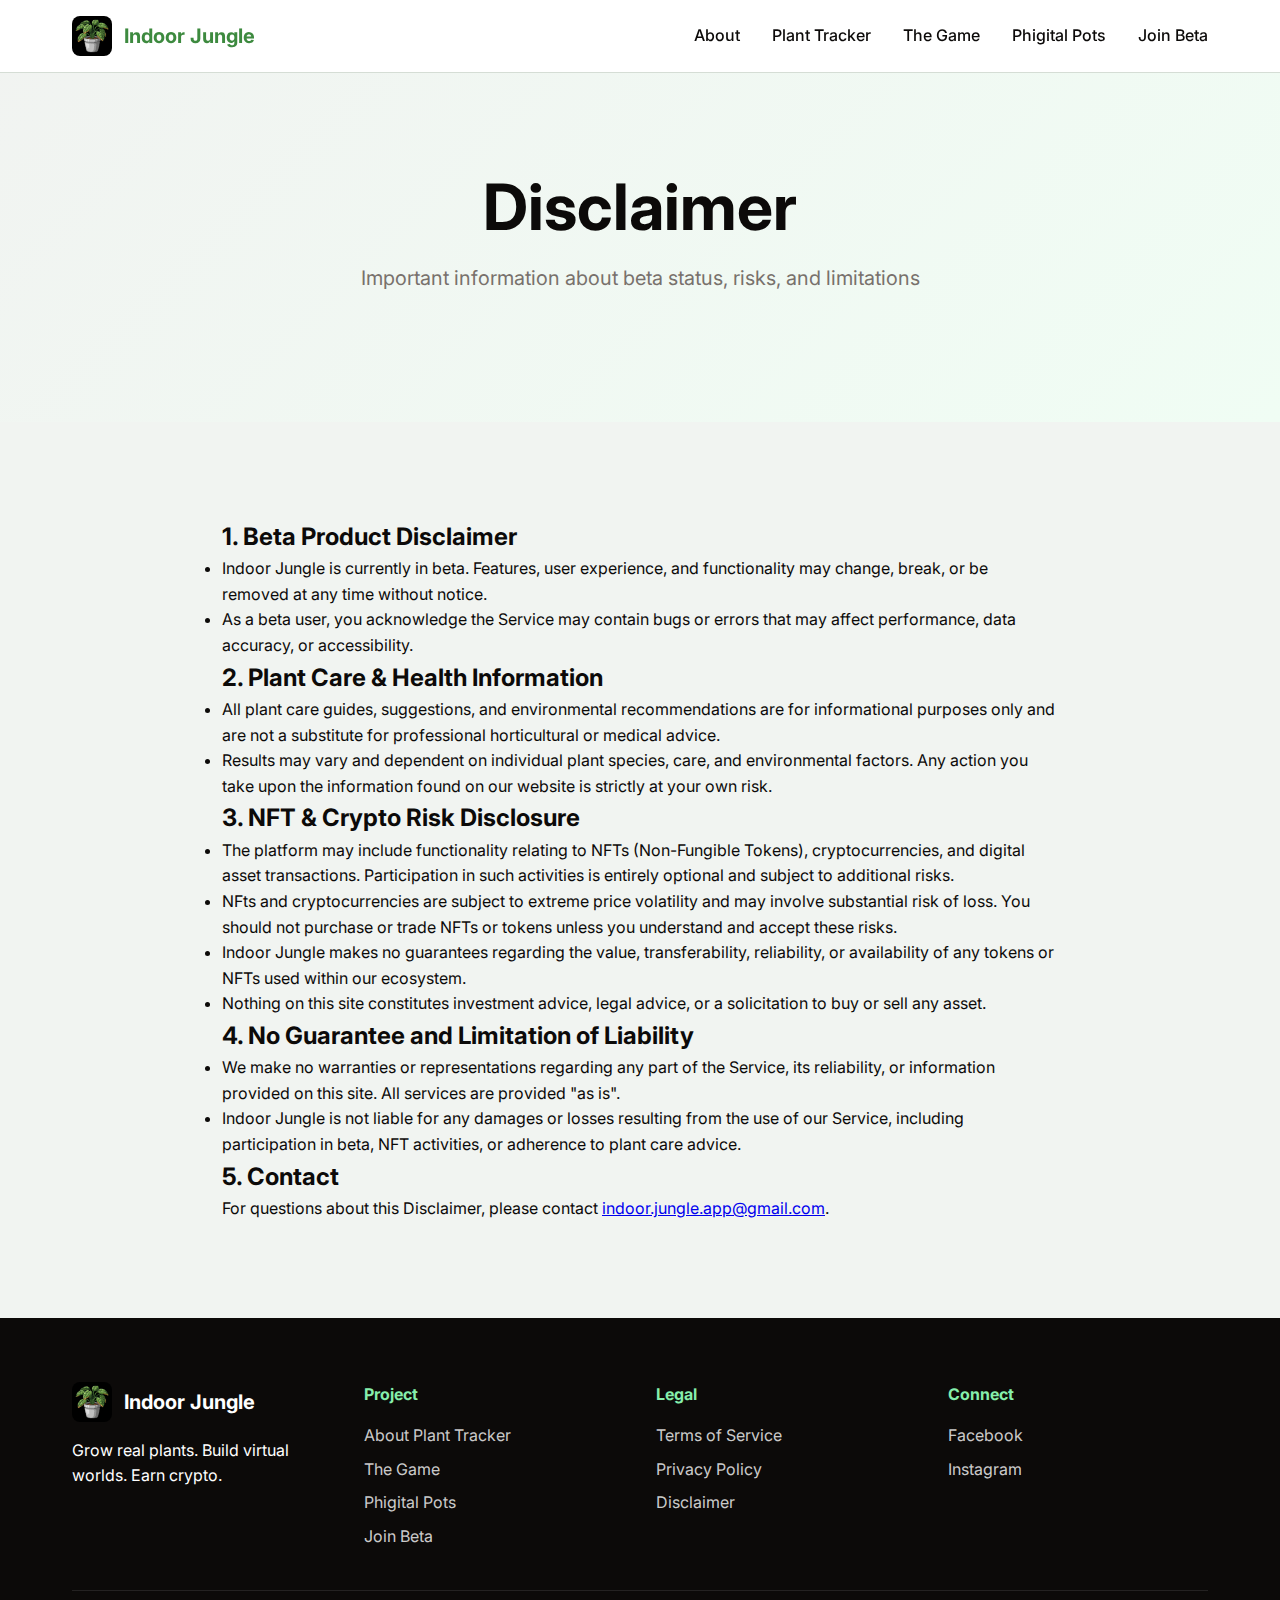
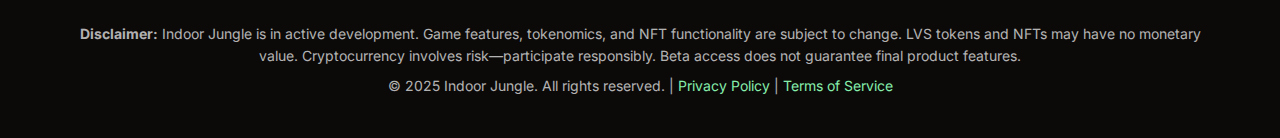
<file: disclaimer.html>
<!DOCTYPE html>
<html lang="en">
<head>
    <meta charset="UTF-8">
    <meta name="viewport" content="width=device-width, initial-scale=1.0">
    <title>Disclaimer - Indoor Jungle</title>
    <meta name="description" content="Indoor Jungle Disclaimer. Important information about beta status, NFTs, crypto risks, and limitations.">
    
    <!-- Open Graph / Facebook -->
    <meta property="og:type" content="website">
    <meta property="og:url" content="https://jarmanbot.github.io/INDOOR-JUNGLE-LANDING-PAGE/disclaimer.html">
    <meta property="og:title" content="Disclaimer - Indoor Jungle">
    <meta property="og:description" content="Important information about Indoor Jungle beta status and risks.">
    <meta property="og:image" content="https://jarmanbot.github.io/INDOOR-JUNGLE-LANDING-PAGE/images/logo.png">
    
    <!-- Twitter -->
    <meta property="twitter:card" content="summary_large_image">
    <meta property="twitter:url" content="https://jarmanbot.github.io/INDOOR-JUNGLE-LANDING-PAGE/disclaimer.html">
    <meta property="twitter:title" content="Disclaimer - Indoor Jungle">
    <meta property="twitter:description" content="Important information about Indoor Jungle beta status and risks.">
    <meta property="twitter:image" content="https://jarmanbot.github.io/INDOOR-JUNGLE-LANDING-PAGE/images/logo.png">
    
    <link rel="icon" href="images/logo.png">
    <link rel="stylesheet" href="styles.css">
    <link href="https://fonts.googleapis.com/css2?family=Inter:wght@300;400;500;600;700&display=swap" rel="stylesheet">
</head>
<body>
    <!-- Header -->
    <header>
        <div class="container">
            <div class="logo">
                <a href="index.html" style="display: flex; align-items: center; gap: 0.75rem; text-decoration: none; color: inherit;">
                    <img src="images/logo.png" alt="Indoor Jungle">
                    <span>Indoor Jungle</span>
                </a>
            </div>
            <nav>
                <a href="index.html#about">About</a>
                <a href="tracker.html">Plant Tracker</a>
                <a href="game.html">The Game</a>
                <a href="phigital-pots.html">Phigital Pots</a>
                <a href="index.html#beta">Join Beta</a>
            </nav>
        </div>
    </header>

    <!-- Hero Section -->
    <section class="hero">
        <div class="container">
            <div class="hero-content">
                <h1>Disclaimer</h1>
                <p class="hero-subtitle">Important information about beta status, risks, and limitations</p>
            </div>
        </div>
    </section>

    <!-- Main Content -->
    <section class="section">
        <div class="container" style="max-width: 900px;">
            <div class="legal-section">
                <h2>1. Beta Product Disclaimer</h2>
                <ul>
                    <li>Indoor Jungle is currently in beta. Features, user experience, and functionality may change, break, or be removed at any time without notice.</li>
                    <li>As a beta user, you acknowledge the Service may contain bugs or errors that may affect performance, data accuracy, or accessibility.</li>
                </ul>
            </div>

            <div class="legal-section">
                <h2>2. Plant Care & Health Information</h2>
                <ul>
                    <li>All plant care guides, suggestions, and environmental recommendations are for informational purposes only and are not a substitute for professional horticultural or medical advice.</li>
                    <li>Results may vary and dependent on individual plant species, care, and environmental factors. Any action you take upon the information found on our website is strictly at your own risk.</li>
                </ul>
            </div>

            <div class="legal-section">
                <h2>3. NFT & Crypto Risk Disclosure</h2>
                <ul>
                    <li>The platform may include functionality relating to NFTs (Non-Fungible Tokens), cryptocurrencies, and digital asset transactions. Participation in such activities is entirely optional and subject to additional risks.</li>
                    <li>NFts and cryptocurrencies are subject to extreme price volatility and may involve substantial risk of loss. You should not purchase or trade NFTs or tokens unless you understand and accept these risks.</li>
                    <li>Indoor Jungle makes no guarantees regarding the value, transferability, reliability, or availability of any tokens or NFTs used within our ecosystem.</li>
                    <li>Nothing on this site constitutes investment advice, legal advice, or a solicitation to buy or sell any asset.</li>
                </ul>
            </div>

            <div class="legal-section">
                <h2>4. No Guarantee and Limitation of Liability</h2>
                <ul>
                    <li>We make no warranties or representations regarding any part of the Service, its reliability, or information provided on this site. All services are provided "as is".</li>
                    <li>Indoor Jungle is not liable for any damages or losses resulting from the use of our Service, including participation in beta, NFT activities, or adherence to plant care advice.</li>
                </ul>
            </div>

            <div class="legal-section">
                <h2>5. Contact</h2>
                <p>For questions about this Disclaimer, please contact <a href="mailto:indoor.jungle.app@gmail.com">indoor.jungle.app@gmail.com</a>.</p>
            </div>
        </div>
    </section>

    <!-- Footer -->
    <footer>
        <div class="container">
            <div class="footer-content">
                <div class="footer-section">
                    <div class="footer-logo">
                        <img src="images/logo.png" alt="Indoor Jungle">
                        <span>Indoor Jungle</span>
                    </div>
                    <p>Grow real plants. Build virtual worlds. Earn crypto.</p>
                </div>
                <div class="footer-section">
                    <h4>Project</h4>
                    <ul>
                        <li><a href="index.html#about">About</a>
                <a href="tracker.html">Plant Tracker</a></li>
                        <li><a href="game.html">The Game</a></li>
                        <li><a href="phigital-pots.html">Phigital Pots</a></li>
                        <li><a href="index.html#beta">Join Beta</a></li>
                    </ul>
                </div>
                <div class="footer-section">
                    <h4>Legal</h4>
                    <ul>
                        <li><a href="terms.html">Terms of Service</a></li>
                        <li><a href="privacy.html">Privacy Policy</a></li>
                        <li><a href="disclaimer.html">Disclaimer</a></li>
                    </ul>
                </div>
                <div class="footer-section">
                    <h4>Connect</h4>
                    <ul>
                        <li><a href="https://www.facebook.com/profile.php?id=61582665069838" target="_blank">Facebook</a></li>
                        <li><a href="https://www.instagram.com/indoor.jungle.game/" target="_blank">Instagram</a></li>
                    </ul>
                </div>
            </div>
            <div class="footer-legal">
                <p><strong>Disclaimer:</strong> Indoor Jungle is in active development. Game features, tokenomics, and NFT functionality are subject to change. LVS tokens and NFTs may have no monetary value. Cryptocurrency involves risk—participate responsibly. Beta access does not guarantee final product features.</p>
                <p>&copy; 2025 Indoor Jungle. All rights reserved. | <a href="privacy.html">Privacy Policy</a> | <a href="terms.html">Terms of Service</a></p>
            </div>
        </div>
    </footer>

    <script src="script.js"></script>
</body>
</html>
</file>
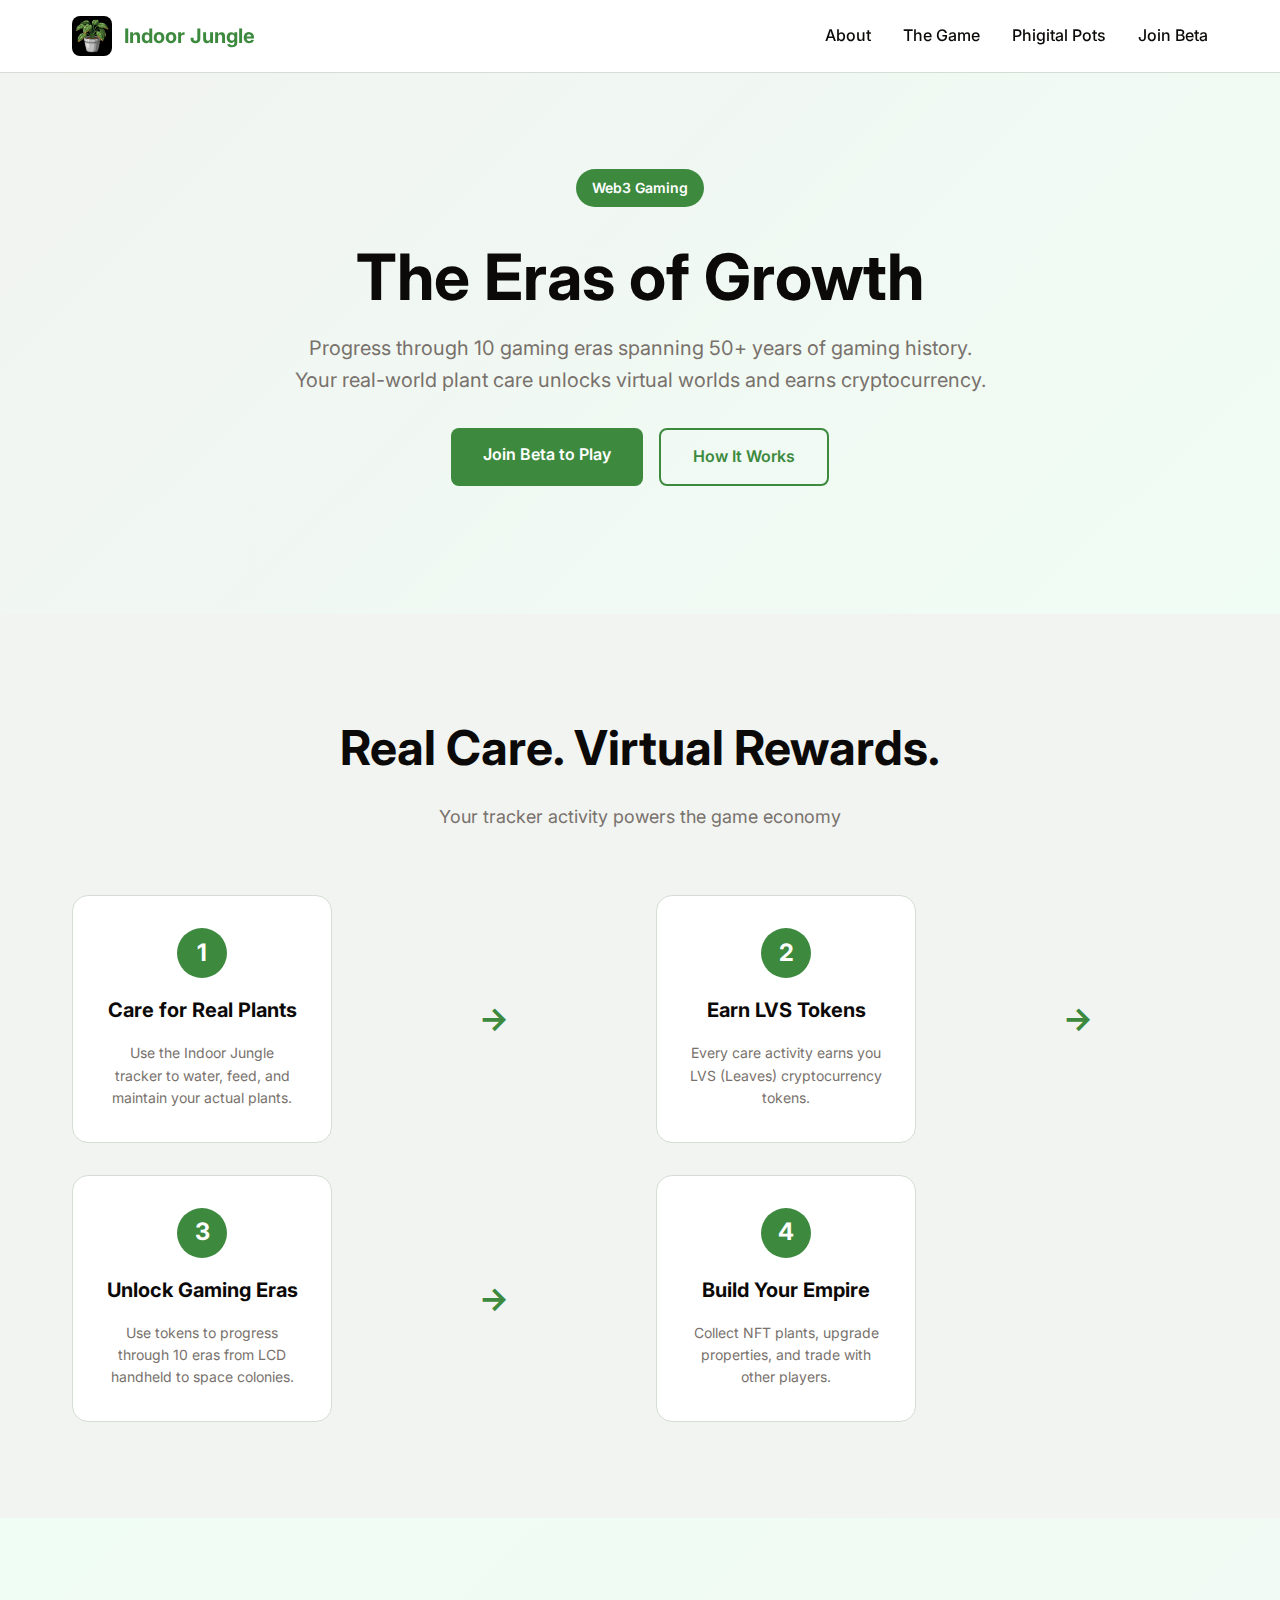
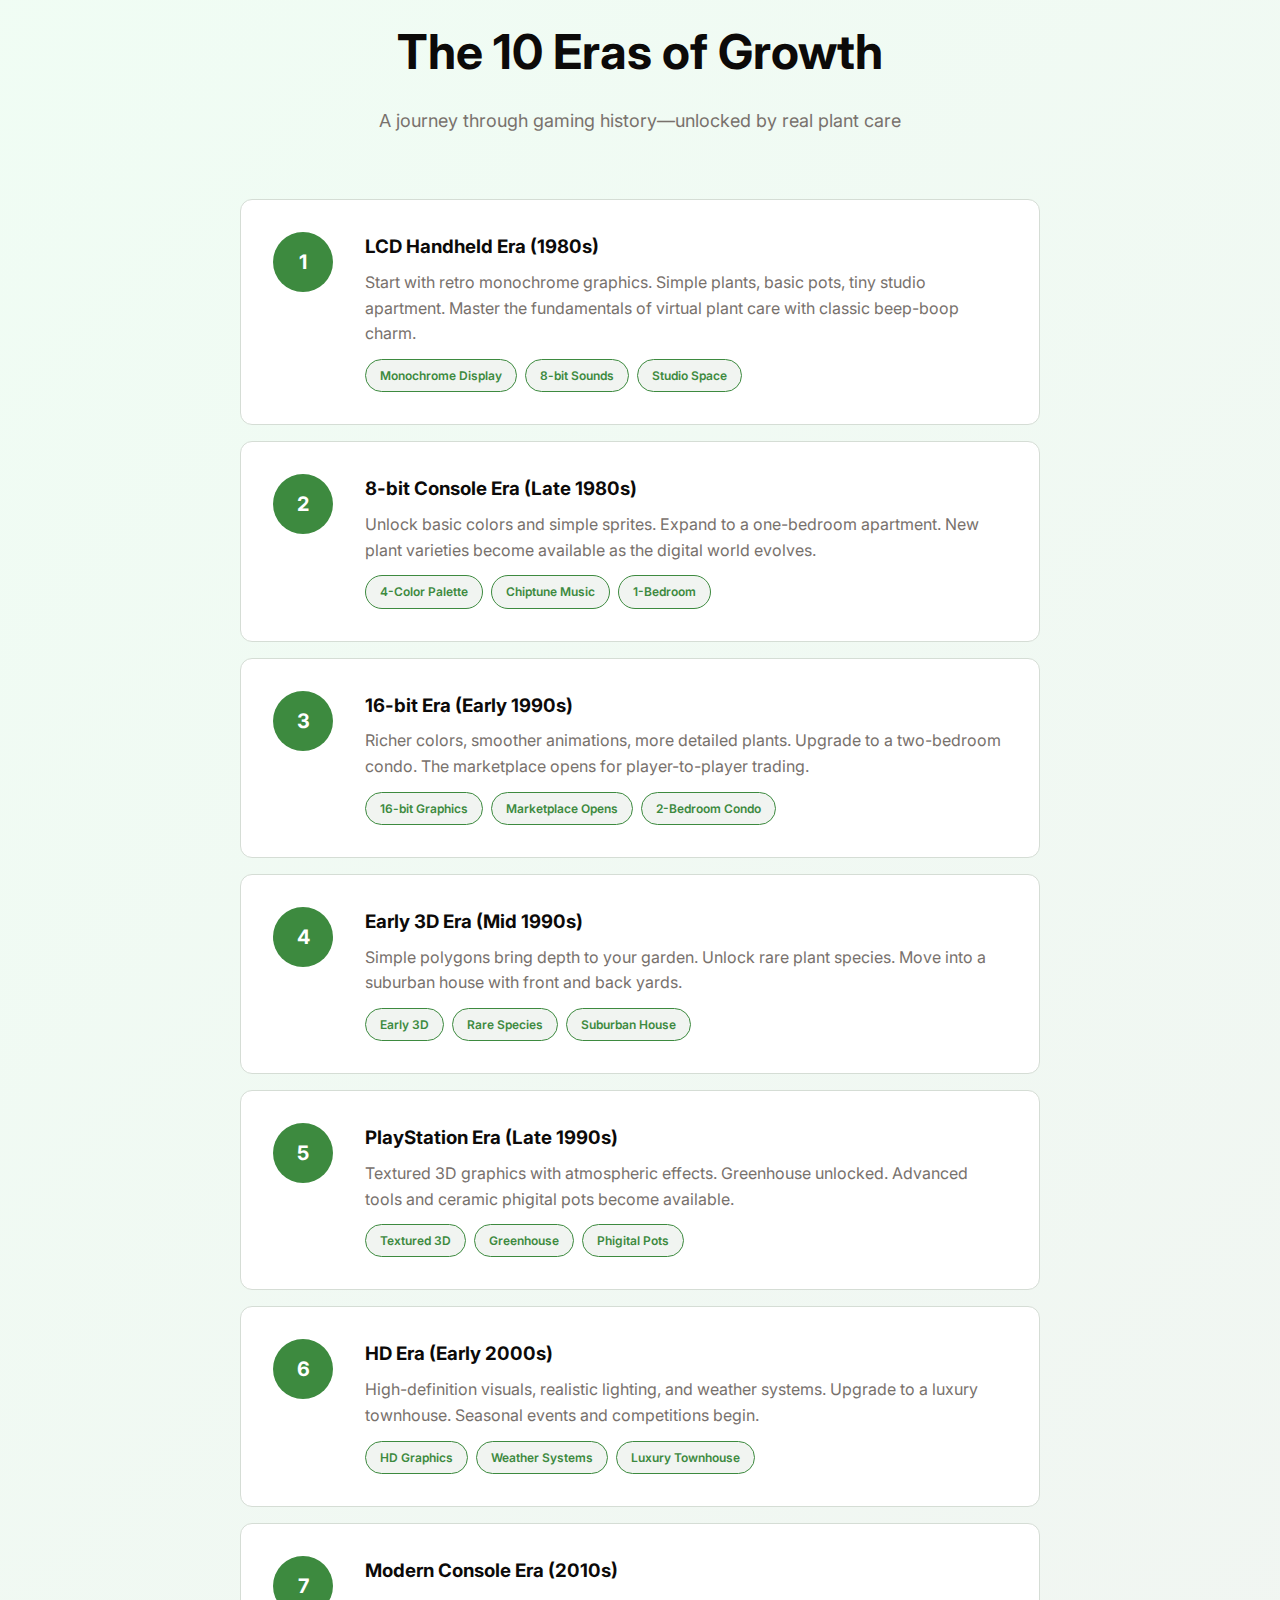
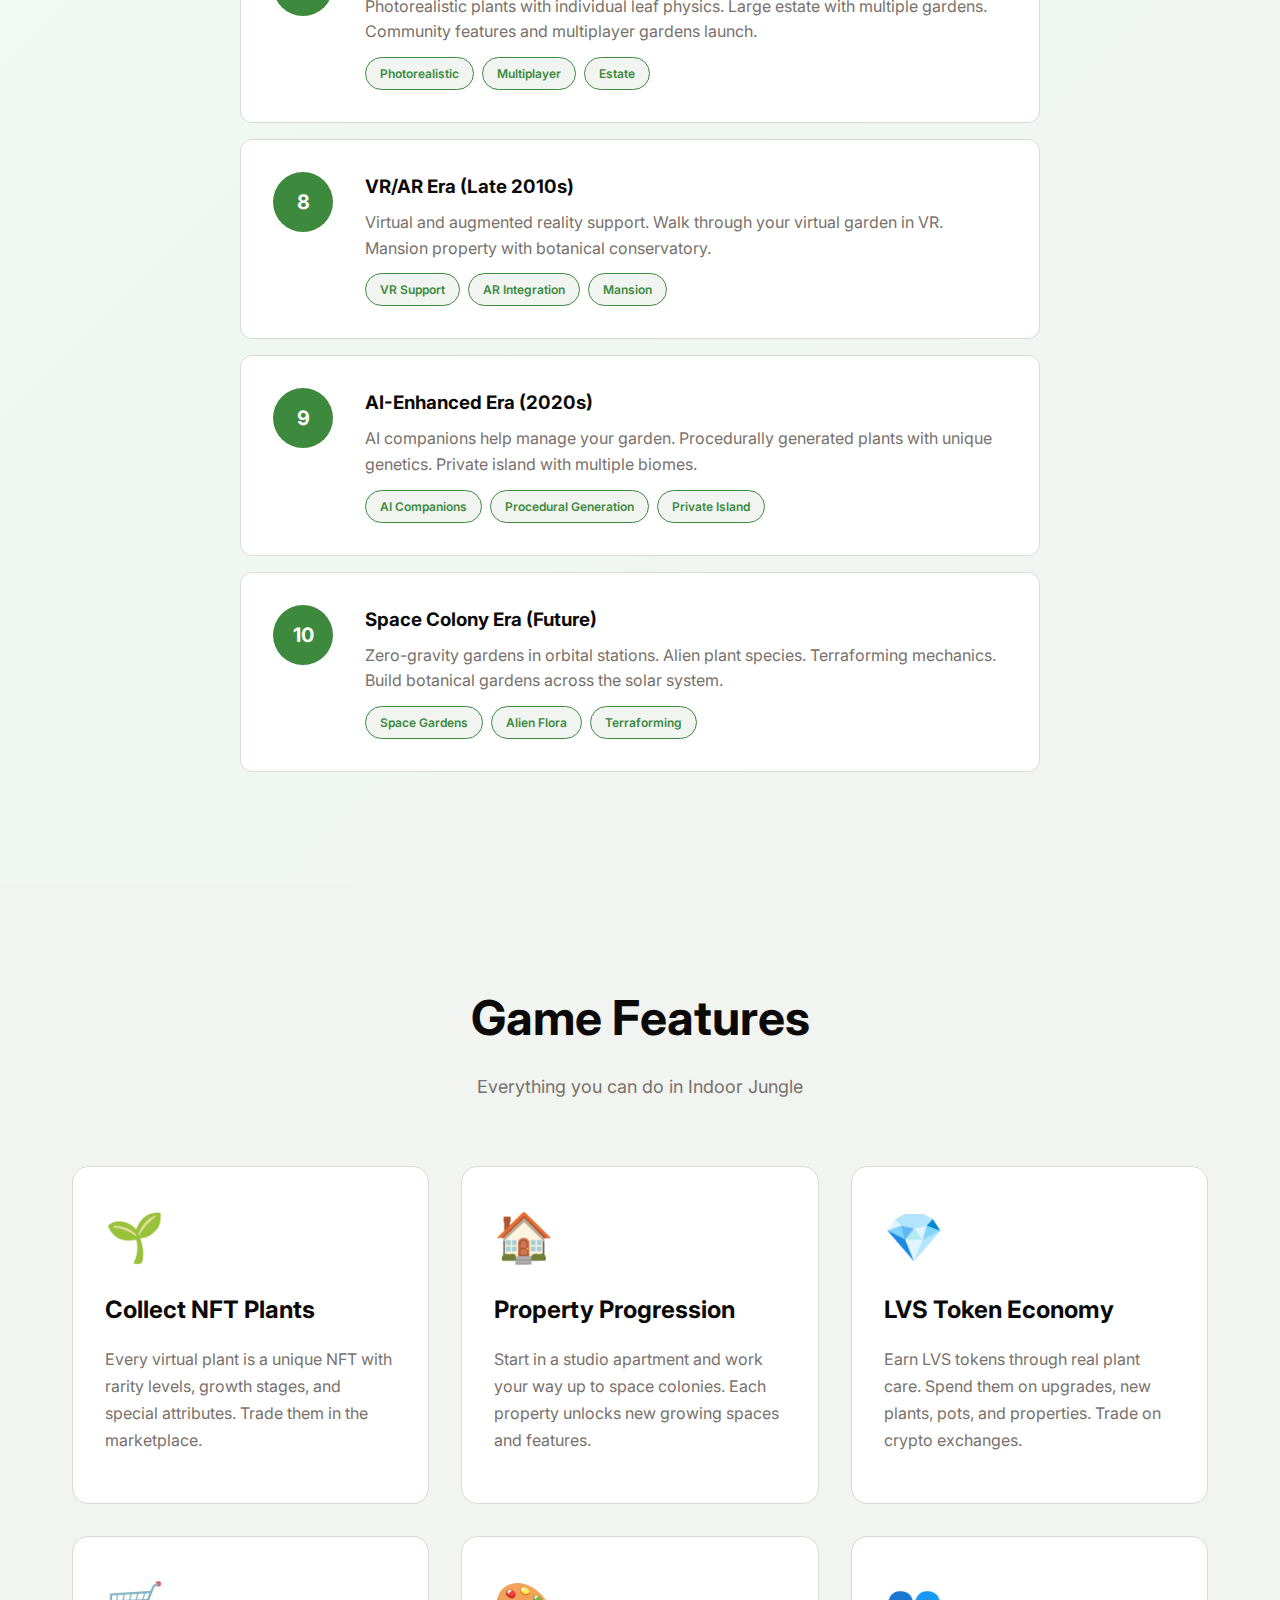
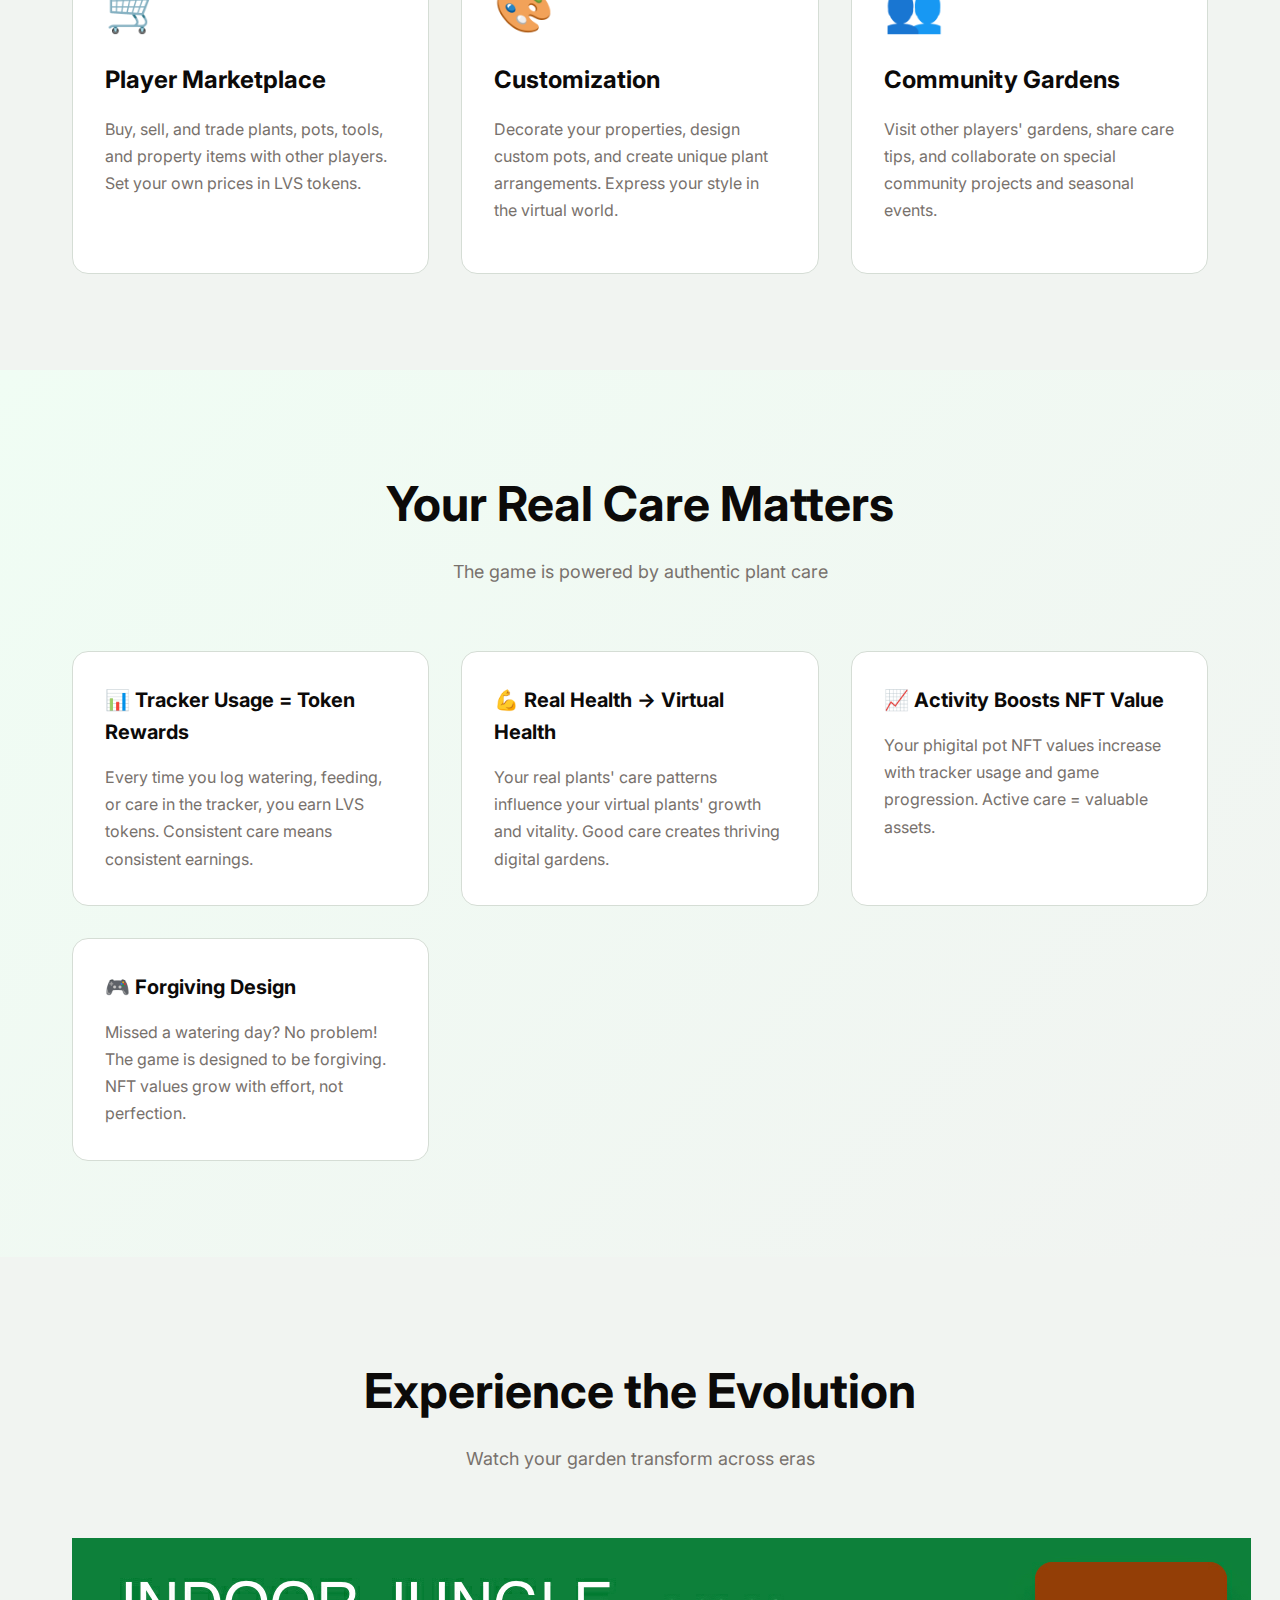
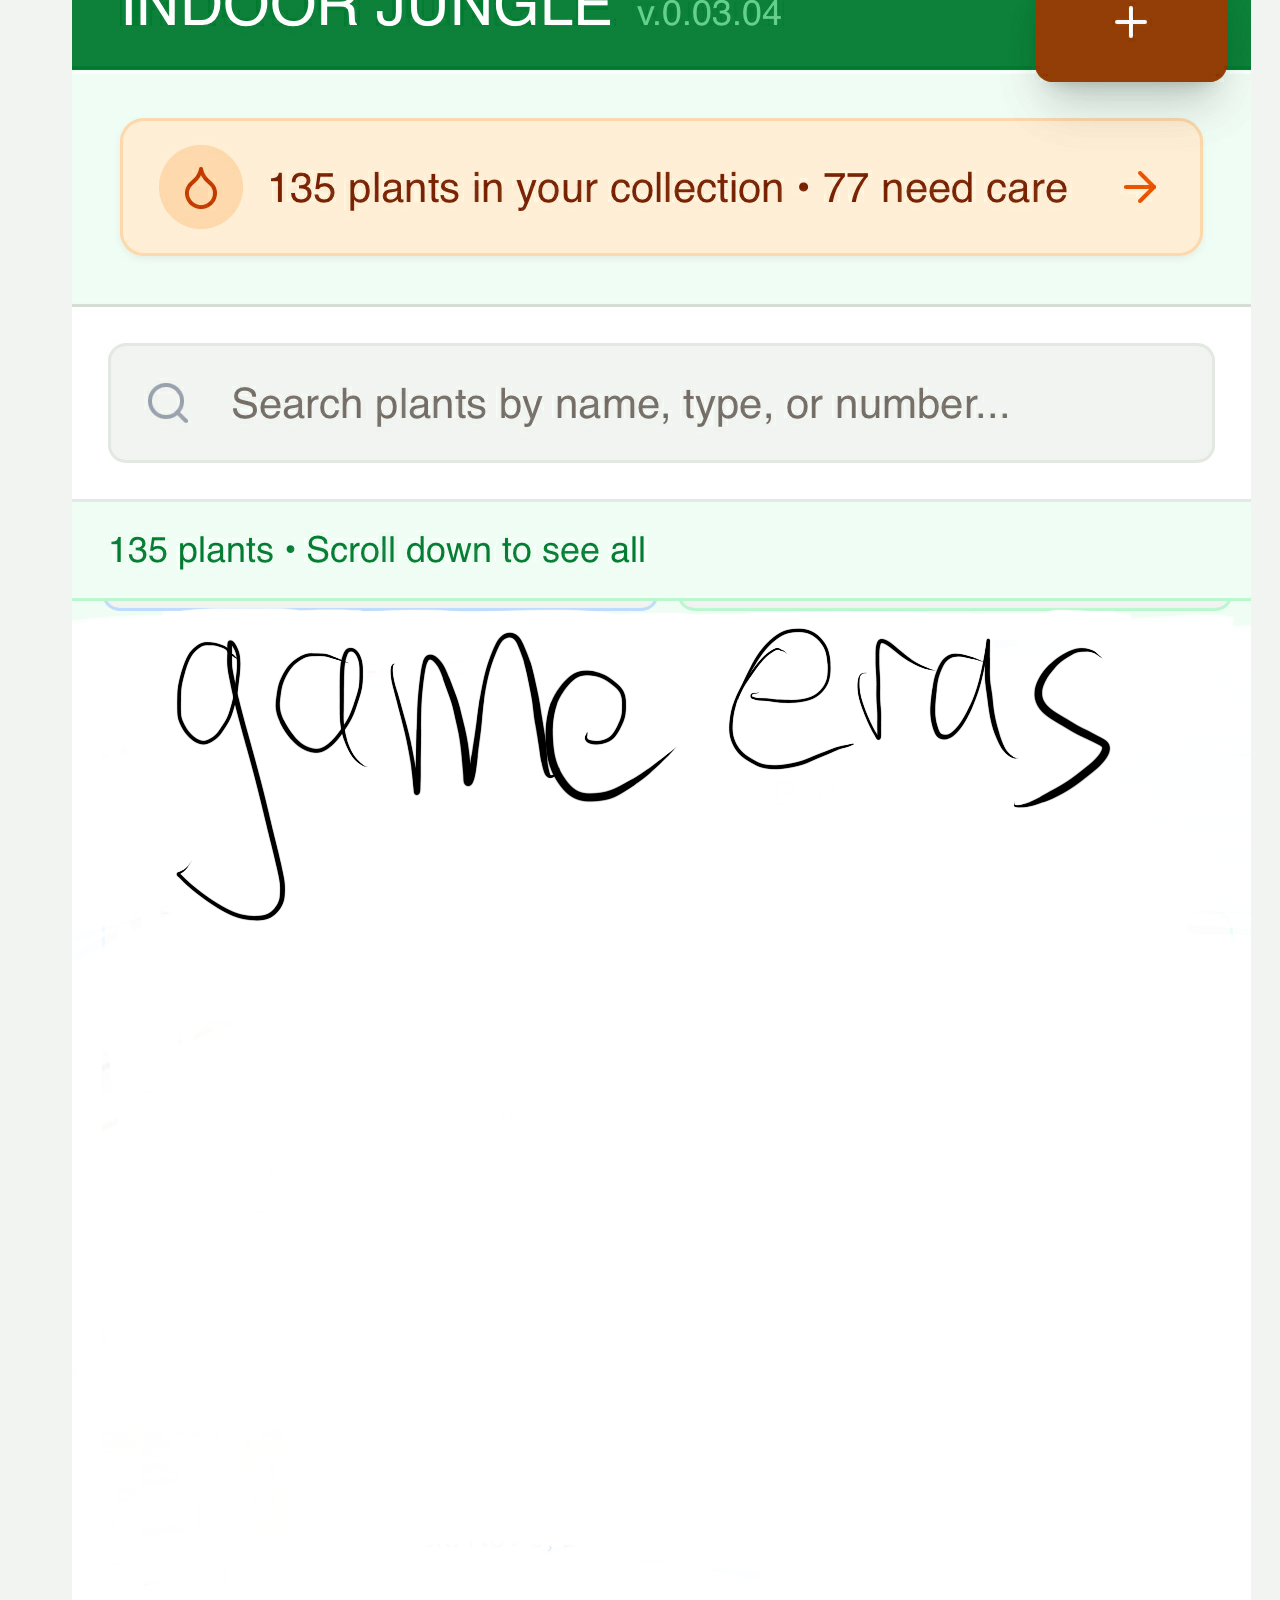
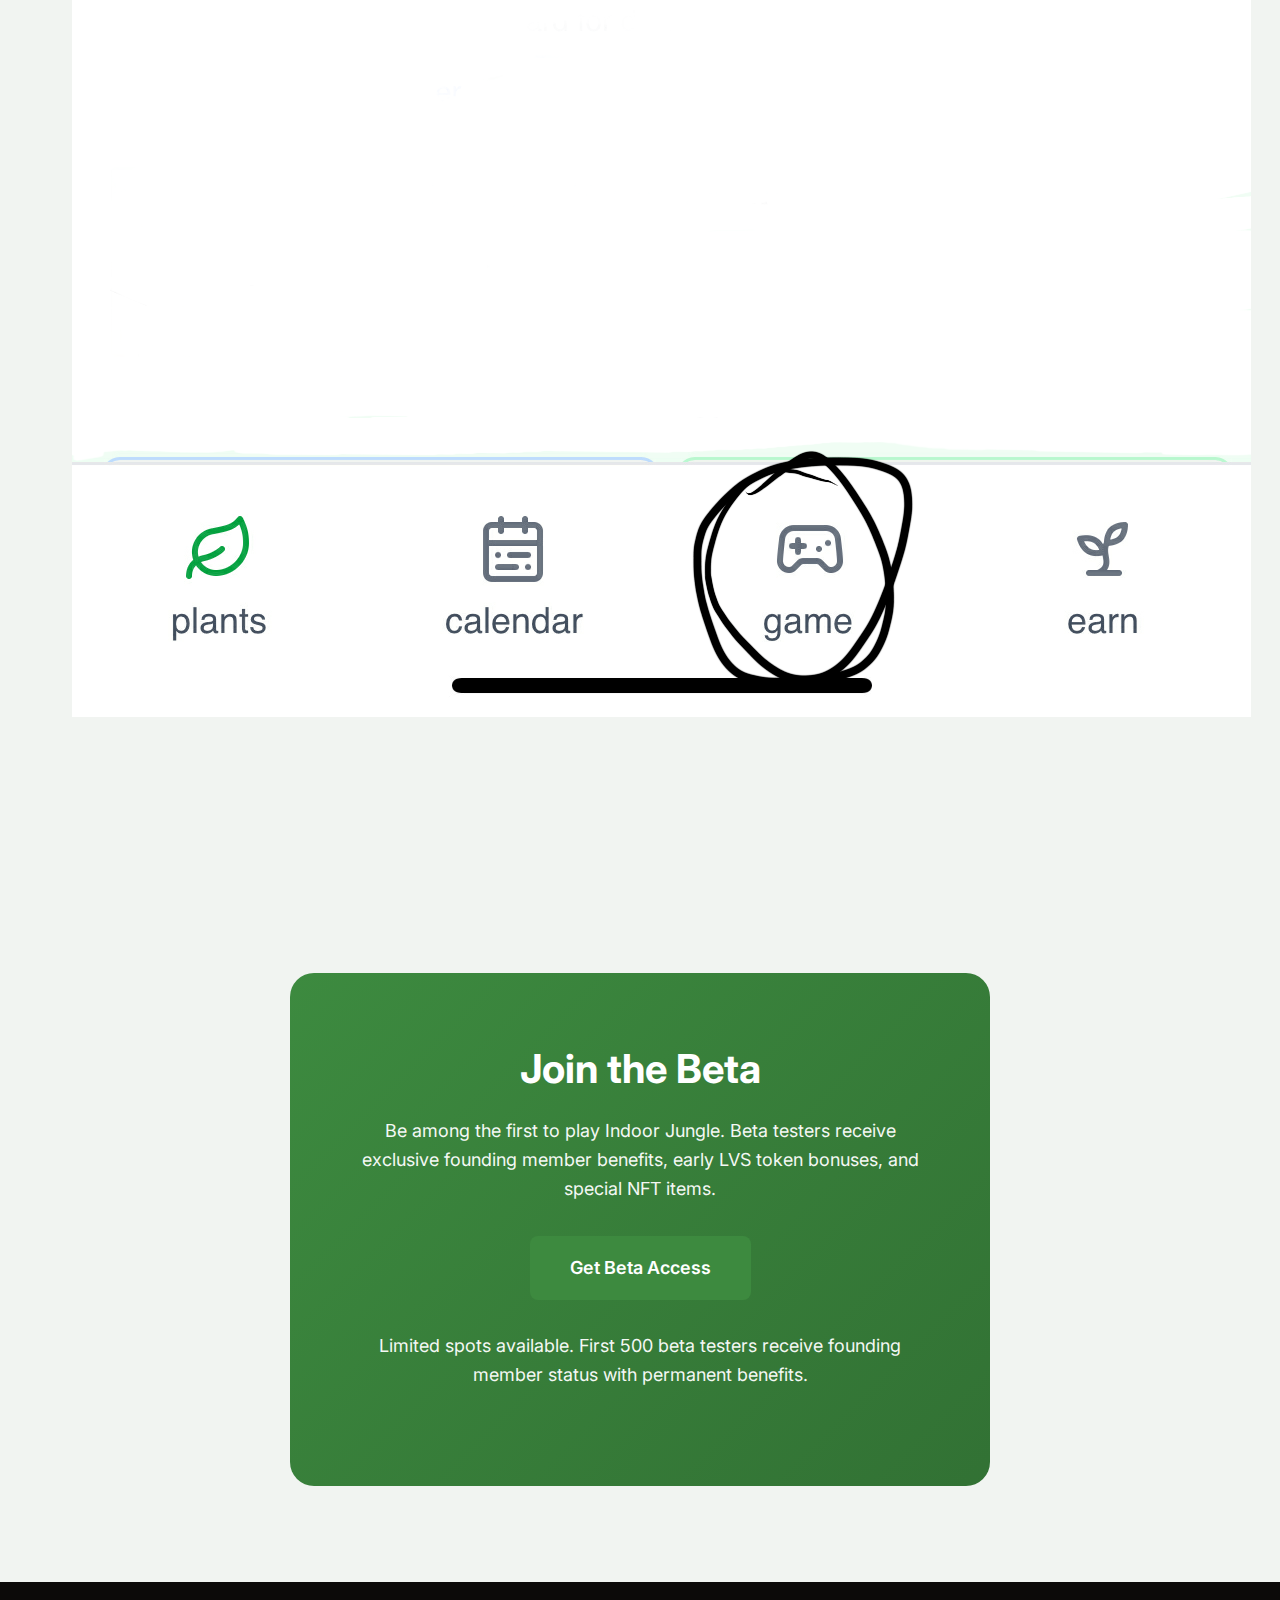
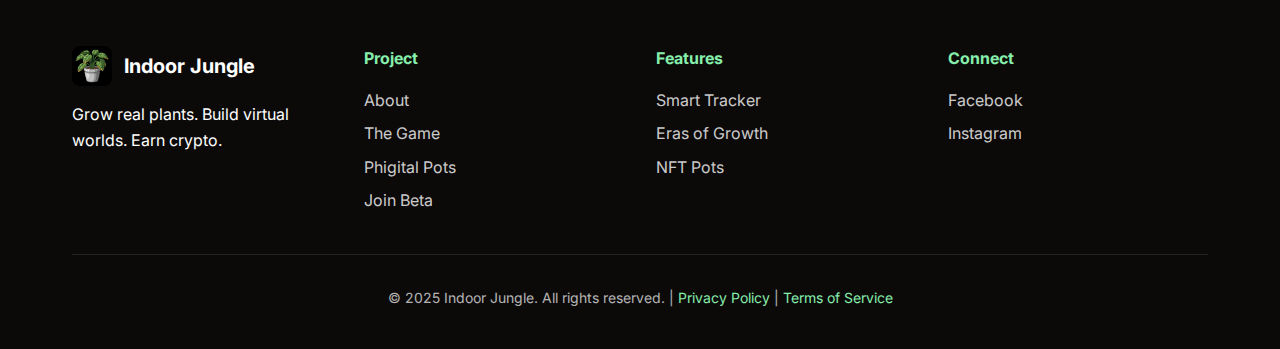
<file: game.html>
<!DOCTYPE html>
<html lang="en">
<head>
    <meta charset="UTF-8">
    <meta name="viewport" content="width=device-width, initial-scale=1.0">
    <title>The Game - Indoor Jungle</title>
    <meta name="description" content="Progress through 10 gaming eras from LCD handheld to space colonies. Earn LVS tokens by caring for real plants and build your virtual empire.">
    
    <!-- Open Graph / Facebook -->
    <meta property="og:type" content="website">
    <meta property="og:url" content="https://jarmanbot.github.io/INDOOR-JUNGLE-LANDING-PAGE/game.html">
    <meta property="og:title" content="The Game - Indoor Jungle">
    <meta property="og:description" content="10 gaming eras. Real plant care earns virtual rewards. Build your empire from handheld pixels to space colonies.">
    <meta property="og:image" content="https://jarmanbot.github.io/INDOOR-JUNGLE-LANDING-PAGE/images/logo.png">
    
    <!-- Twitter -->
    <meta property="twitter:card" content="summary_large_image">
    <meta property="twitter:url" content="https://jarmanbot.github.io/INDOOR-JUNGLE-LANDING-PAGE/game.html">
    <meta property="twitter:title" content="The Game - Indoor Jungle">
    <meta property="twitter:description" content="10 gaming eras. Real plant care earns virtual rewards.">
    <meta property="twitter:image" content="https://jarmanbot.github.io/INDOOR-JUNGLE-LANDING-PAGE/images/logo.png">
    
    <link rel="icon" href="images/logo.png">
    <link rel="stylesheet" href="styles.css">
    <link href="https://fonts.googleapis.com/css2?family=Inter:wght@300;400;500;600;700&display=swap" rel="stylesheet">
</head>
<body>
    <!-- Header -->
    <header>
        <div class="container">
            <div class="logo">
                <a href="index.html" style="display: flex; align-items: center; gap: 0.75rem; text-decoration: none; color: inherit;">
                    <img src="images/logo.png" alt="Indoor Jungle">
                    <span>Indoor Jungle</span>
                </a>
            </div>
            <nav>
                <a href="index.html#about">About</a>
                <a href="game.html">The Game</a>
                <a href="phigital-pots.html">Phigital Pots</a>
                <a href="index.html#beta">Join Beta</a>
            </nav>
        </div>
    </header>

    <!-- Hero Section -->
    <section class="hero">
        <div class="container">
            <div class="hero-content">
                <div class="badge">Web3 Gaming</div>
                <h1>The Eras of Growth</h1>
                <p class="hero-subtitle">Progress through 10 gaming eras spanning 50+ years of gaming history. Your real-world plant care unlocks virtual worlds and earns cryptocurrency.</p>
                <div class="hero-cta">
                    <a href="index.html#beta" class="btn btn-primary">Join Beta to Play</a>
                    <a href="#how-it-works" class="btn btn-secondary">How It Works</a>
                </div>
            </div>
        </div>
    </section>

    <!-- How It Works -->
    <section id="how-it-works" class="section">
        <div class="container">
            <div class="section-header">
                <h2>Real Care. Virtual Rewards.</h2>
                <p>Your tracker activity powers the game economy</p>
            </div>
            
            <div class="how-it-works-grid">
                <div class="how-card">
                    <div class="how-number">1</div>
                    <h3>Care for Real Plants</h3>
                    <p>Use the Indoor Jungle tracker to water, feed, and maintain your actual plants.</p>
                </div>
                <div class="arrow">→</div>
                <div class="how-card">
                    <div class="how-number">2</div>
                    <h3>Earn LVS Tokens</h3>
                    <p>Every care activity earns you LVS (Leaves) cryptocurrency tokens.</p>
                </div>
                <div class="arrow">→</div>
                <div class="how-card">
                    <div class="how-number">3</div>
                    <h3>Unlock Gaming Eras</h3>
                    <p>Use tokens to progress through 10 eras from LCD handheld to space colonies.</p>
                </div>
                <div class="arrow">→</div>
                <div class="how-card">
                    <div class="how-number">4</div>
                    <h3>Build Your Empire</h3>
                    <p>Collect NFT plants, upgrade properties, and trade with other players.</p>
                </div>
            </div>
        </div>
    </section>

    <!-- The 10 Eras -->
    <section class="section" style="background: linear-gradient(135deg, #f0fdf4 0%, var(--primary-light) 100%);">
        <div class="container">
            <div class="section-header">
                <h2>The 10 Eras of Growth</h2>
                <p>A journey through gaming history—unlocked by real plant care</p>
            </div>
            
            <div class="eras-list">
                <div class="era-item">
                    <div class="era-number">1</div>
                    <div class="era-content">
                        <h3>LCD Handheld Era (1980s)</h3>
                        <p>Start with retro monochrome graphics. Simple plants, basic pots, tiny studio apartment. Master the fundamentals of virtual plant care with classic beep-boop charm.</p>
                        <div class="era-features">
                            <span class="feature-pill">Monochrome Display</span>
                            <span class="feature-pill">8-bit Sounds</span>
                            <span class="feature-pill">Studio Space</span>
                        </div>
                    </div>
                </div>
                
                <div class="era-item">
                    <div class="era-number">2</div>
                    <div class="era-content">
                        <h3>8-bit Console Era (Late 1980s)</h3>
                        <p>Unlock basic colors and simple sprites. Expand to a one-bedroom apartment. New plant varieties become available as the digital world evolves.</p>
                        <div class="era-features">
                            <span class="feature-pill">4-Color Palette</span>
                            <span class="feature-pill">Chiptune Music</span>
                            <span class="feature-pill">1-Bedroom</span>
                        </div>
                    </div>
                </div>
                
                <div class="era-item">
                    <div class="era-number">3</div>
                    <div class="era-content">
                        <h3>16-bit Era (Early 1990s)</h3>
                        <p>Richer colors, smoother animations, more detailed plants. Upgrade to a two-bedroom condo. The marketplace opens for player-to-player trading.</p>
                        <div class="era-features">
                            <span class="feature-pill">16-bit Graphics</span>
                            <span class="feature-pill">Marketplace Opens</span>
                            <span class="feature-pill">2-Bedroom Condo</span>
                        </div>
                    </div>
                </div>
                
                <div class="era-item">
                    <div class="era-number">4</div>
                    <div class="era-content">
                        <h3>Early 3D Era (Mid 1990s)</h3>
                        <p>Simple polygons bring depth to your garden. Unlock rare plant species. Move into a suburban house with front and back yards.</p>
                        <div class="era-features">
                            <span class="feature-pill">Early 3D</span>
                            <span class="feature-pill">Rare Species</span>
                            <span class="feature-pill">Suburban House</span>
                        </div>
                    </div>
                </div>
                
                <div class="era-item">
                    <div class="era-number">5</div>
                    <div class="era-content">
                        <h3>PlayStation Era (Late 1990s)</h3>
                        <p>Textured 3D graphics with atmospheric effects. Greenhouse unlocked. Advanced tools and ceramic phigital pots become available.</p>
                        <div class="era-features">
                            <span class="feature-pill">Textured 3D</span>
                            <span class="feature-pill">Greenhouse</span>
                            <span class="feature-pill">Phigital Pots</span>
                        </div>
                    </div>
                </div>
                
                <div class="era-item">
                    <div class="era-number">6</div>
                    <div class="era-content">
                        <h3>HD Era (Early 2000s)</h3>
                        <p>High-definition visuals, realistic lighting, and weather systems. Upgrade to a luxury townhouse. Seasonal events and competitions begin.</p>
                        <div class="era-features">
                            <span class="feature-pill">HD Graphics</span>
                            <span class="feature-pill">Weather Systems</span>
                            <span class="feature-pill">Luxury Townhouse</span>
                        </div>
                    </div>
                </div>
                
                <div class="era-item">
                    <div class="era-number">7</div>
                    <div class="era-content">
                        <h3>Modern Console Era (2010s)</h3>
                        <p>Photorealistic plants with individual leaf physics. Large estate with multiple gardens. Community features and multiplayer gardens launch.</p>
                        <div class="era-features">
                            <span class="feature-pill">Photorealistic</span>
                            <span class="feature-pill">Multiplayer</span>
                            <span class="feature-pill">Estate</span>
                        </div>
                    </div>
                </div>
                
                <div class="era-item">
                    <div class="era-number">8</div>
                    <div class="era-content">
                        <h3>VR/AR Era (Late 2010s)</h3>
                        <p>Virtual and augmented reality support. Walk through your virtual garden in VR. Mansion property with botanical conservatory.</p>
                        <div class="era-features">
                            <span class="feature-pill">VR Support</span>
                            <span class="feature-pill">AR Integration</span>
                            <span class="feature-pill">Mansion</span>
                        </div>
                    </div>
                </div>
                
                <div class="era-item">
                    <div class="era-number">9</div>
                    <div class="era-content">
                        <h3>AI-Enhanced Era (2020s)</h3>
                        <p>AI companions help manage your garden. Procedurally generated plants with unique genetics. Private island with multiple biomes.</p>
                        <div class="era-features">
                            <span class="feature-pill">AI Companions</span>
                            <span class="feature-pill">Procedural Generation</span>
                            <span class="feature-pill">Private Island</span>
                        </div>
                    </div>
                </div>
                
                <div class="era-item">
                    <div class="era-number">10</div>
                    <div class="era-content">
                        <h3>Space Colony Era (Future)</h3>
                        <p>Zero-gravity gardens in orbital stations. Alien plant species. Terraforming mechanics. Build botanical gardens across the solar system.</p>
                        <div class="era-features">
                            <span class="feature-pill">Space Gardens</span>
                            <span class="feature-pill">Alien Flora</span>
                            <span class="feature-pill">Terraforming</span>
                        </div>
                    </div>
                </div>
            </div>
        </div>
    </section>

    <!-- Game Features -->
    <section class="section">
        <div class="container">
            <div class="section-header">
                <h2>Game Features</h2>
                <p>Everything you can do in Indoor Jungle</p>
            </div>
            
            <div class="features-grid">
                <div class="feature-card">
                    <div class="feature-icon">🌱</div>
                    <h3>Collect NFT Plants</h3>
                    <p>Every virtual plant is a unique NFT with rarity levels, growth stages, and special attributes. Trade them in the marketplace.</p>
                </div>
                
                <div class="feature-card">
                    <div class="feature-icon">🏠</div>
                    <h3>Property Progression</h3>
                    <p>Start in a studio apartment and work your way up to space colonies. Each property unlocks new growing spaces and features.</p>
                </div>
                
                <div class="feature-card">
                    <div class="feature-icon">💎</div>
                    <h3>LVS Token Economy</h3>
                    <p>Earn LVS tokens through real plant care. Spend them on upgrades, new plants, pots, and properties. Trade on crypto exchanges.</p>
                </div>
                
                <div class="feature-card">
                    <div class="feature-icon">🛒</div>
                    <h3>Player Marketplace</h3>
                    <p>Buy, sell, and trade plants, pots, tools, and property items with other players. Set your own prices in LVS tokens.</p>
                </div>
                
                <div class="feature-card">
                    <div class="feature-icon">🎨</div>
                    <h3>Customization</h3>
                    <p>Decorate your properties, design custom pots, and create unique plant arrangements. Express your style in the virtual world.</p>
                </div>
                
                <div class="feature-card">
                    <div class="feature-icon">👥</div>
                    <h3>Community Gardens</h3>
                    <p>Visit other players' gardens, share care tips, and collaborate on special community projects and seasonal events.</p>
                </div>
            </div>
        </div>
    </section>

    <!-- Connection to Real Care -->
    <section class="section nft-section">
        <div class="container">
            <div class="section-header">
                <h2>Your Real Care Matters</h2>
                <p>The game is powered by authentic plant care</p>
            </div>
            
            <div class="connection-grid">
                <div class="connection-card">
                    <h3>📊 Tracker Usage = Token Rewards</h3>
                    <p>Every time you log watering, feeding, or care in the tracker, you earn LVS tokens. Consistent care means consistent earnings.</p>
                </div>
                
                <div class="connection-card">
                    <h3>💪 Real Health → Virtual Health</h3>
                    <p>Your real plants' care patterns influence your virtual plants' growth and vitality. Good care creates thriving digital gardens.</p>
                </div>
                
                <div class="connection-card">
                    <h3>📈 Activity Boosts NFT Value</h3>
                    <p>Your phigital pot NFT values increase with tracker usage and game progression. Active care = valuable assets.</p>
                </div>
                
                <div class="connection-card">
                    <h3>🎮 Forgiving Design</h3>
                    <p>Missed a watering day? No problem! The game is designed to be forgiving. NFT values grow with effort, not perfection.</p>
                </div>
            </div>
        </div>
    </section>

    <!-- Game Screenshot -->
    <section class="section">
        <div class="container">
            <div class="section-header">
                <h2>Experience the Evolution</h2>
                <p>Watch your garden transform across eras</p>
            </div>
            
            <div class="screenshot-showcase">
                <div class="screenshot-large">
                    <img src="images/screenshot-game-eras.png" alt="Game eras showing visual evolution from retro to futuristic">
                </div>
                <div class="screenshot-description">
                    <h3>From Pixels to Photorealism</h3>
                    <p>Each era brings dramatic visual upgrades and new gameplay mechanics. Your journey through 50+ years of gaming evolution makes every unlock feel meaningful.</p>
                    <ul class="feature-highlights">
                        <li>10 distinct art styles from retro to futuristic</li>
                        <li>Expanding plant library with each era</li>
                        <li>Properties that grow from 1 room to entire planets</li>
                        <li>New gameplay features in every era</li>
                    </ul>
                </div>
            </div>
        </div>
    </section>

    <!-- Beta Access -->
    <section class="section">
        <div class="container">
            <div class="cta-box">
                <h2>Join the Beta</h2>
                <p>Be among the first to play Indoor Jungle. Beta testers receive exclusive founding member benefits, early LVS token bonuses, and special NFT items.</p>
                <a href="index.html#beta" class="btn btn-primary btn-large">Get Beta Access</a>
                <p class="cta-note">Limited spots available. First 500 beta testers receive founding member status with permanent benefits.</p>
            </div>
        </div>
    </section>

    <!-- Footer -->
    <footer>
        <div class="container">
            <div class="footer-content">
                <div class="footer-section">
                    <div class="footer-logo">
                        <img src="images/logo.png" alt="Indoor Jungle">
                        <span>Indoor Jungle</span>
                    </div>
                    <p>Grow real plants. Build virtual worlds. Earn crypto.</p>
                </div>
                <div class="footer-section">
                    <h4>Project</h4>
                    <ul>
                        <li><a href="index.html#about">About</a></li>
                        <li><a href="game.html">The Game</a></li>
                        <li><a href="phigital-pots.html">Phigital Pots</a></li>
                        <li><a href="index.html#beta">Join Beta</a></li>
                    </ul>
                </div>
                <div class="footer-section">
                    <h4>Features</h4>
                    <ul>
                        <li><a href="tracker.html">Smart Tracker</a></li>
                        <li><a href="game.html">Eras of Growth</a></li>
                        <li><a href="phigital-pots.html">NFT Pots</a></li>
                    </ul>
                </div>
                <div class="footer-section">
                    <h4>Connect</h4>
                    <ul>
                        <li><a href="https://www.facebook.com/profile.php?id=61582665069838" target="_blank">Facebook</a></li>
                        <li><a href="https://www.instagram.com/indoor.jungle.game/" target="_blank">Instagram</a></li>
                    </ul>
                </div>
            </div>
            <div class="footer-legal">
                <p>&copy; 2025 Indoor Jungle. All rights reserved. | <a href="index.html#privacy">Privacy Policy</a> | <a href="index.html#terms">Terms of Service</a></p>
            </div>
        </div>
    </footer>
</body>
</html>
</file>
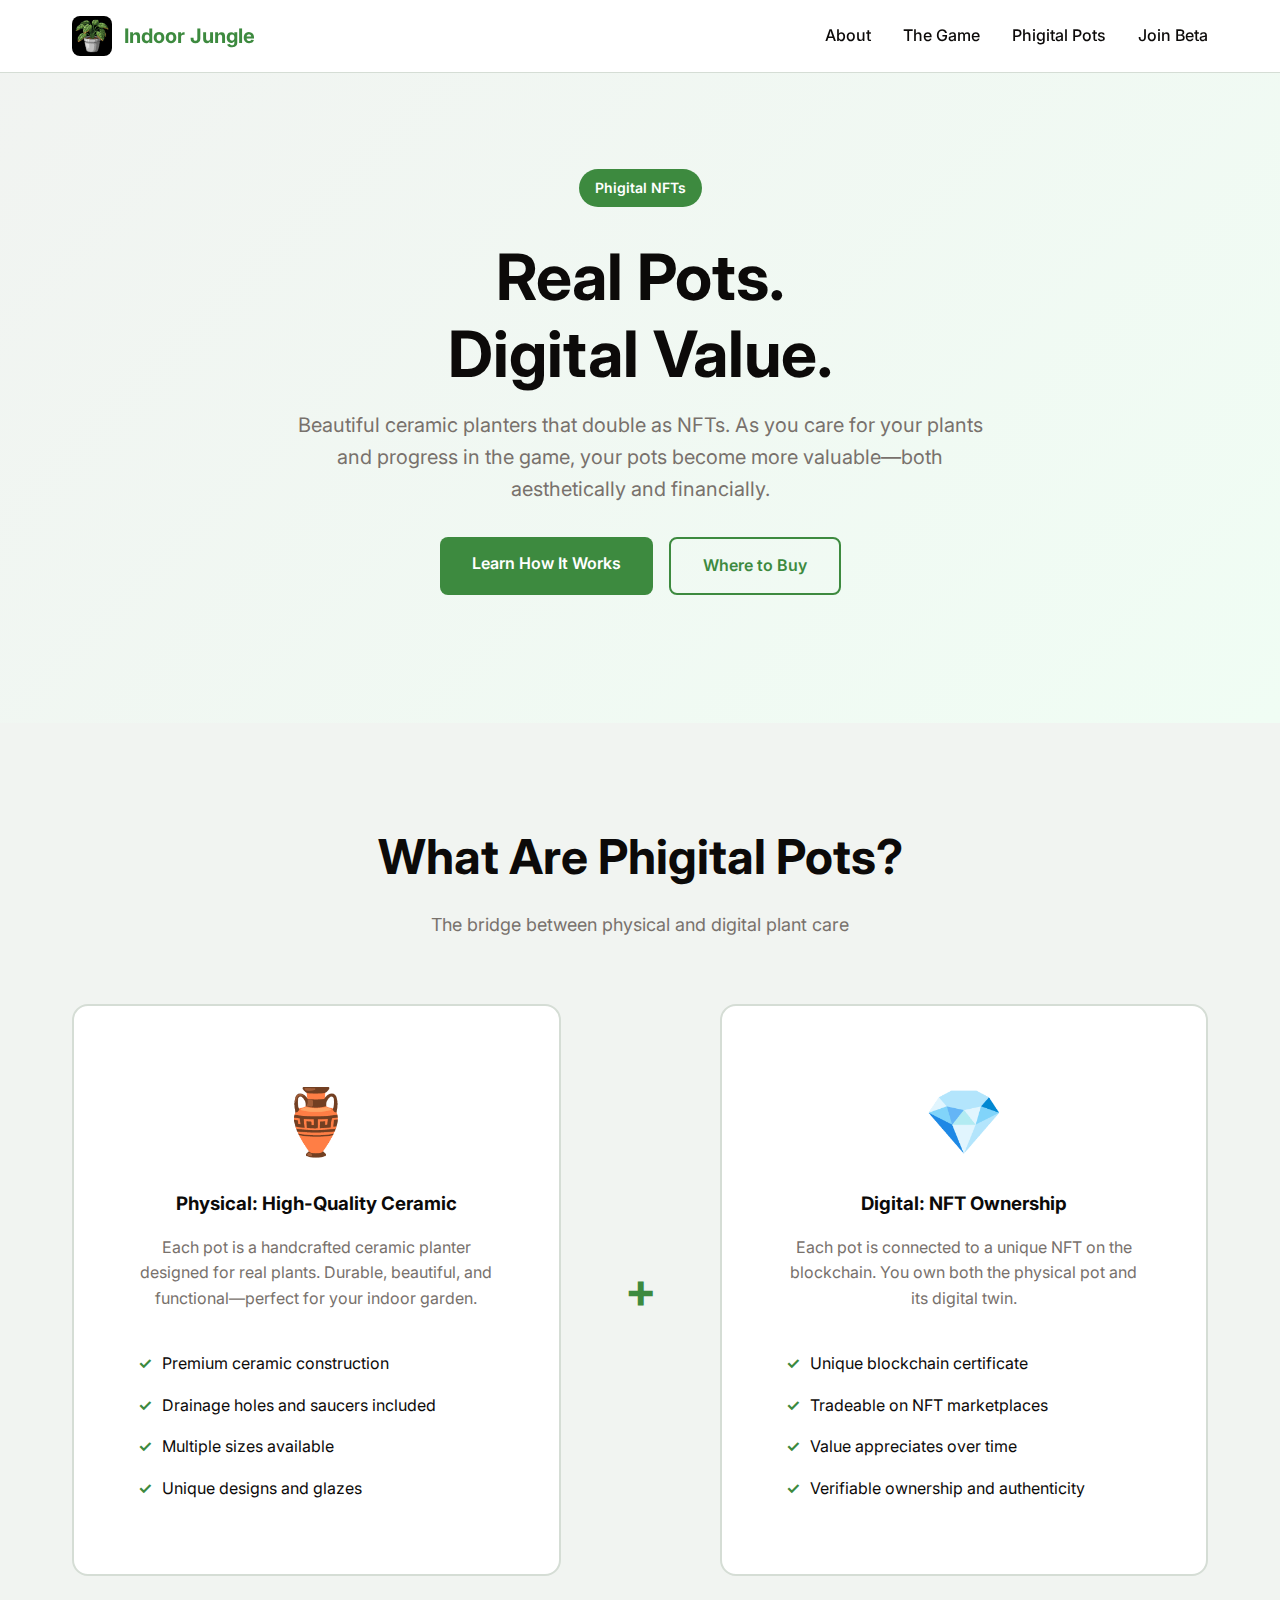
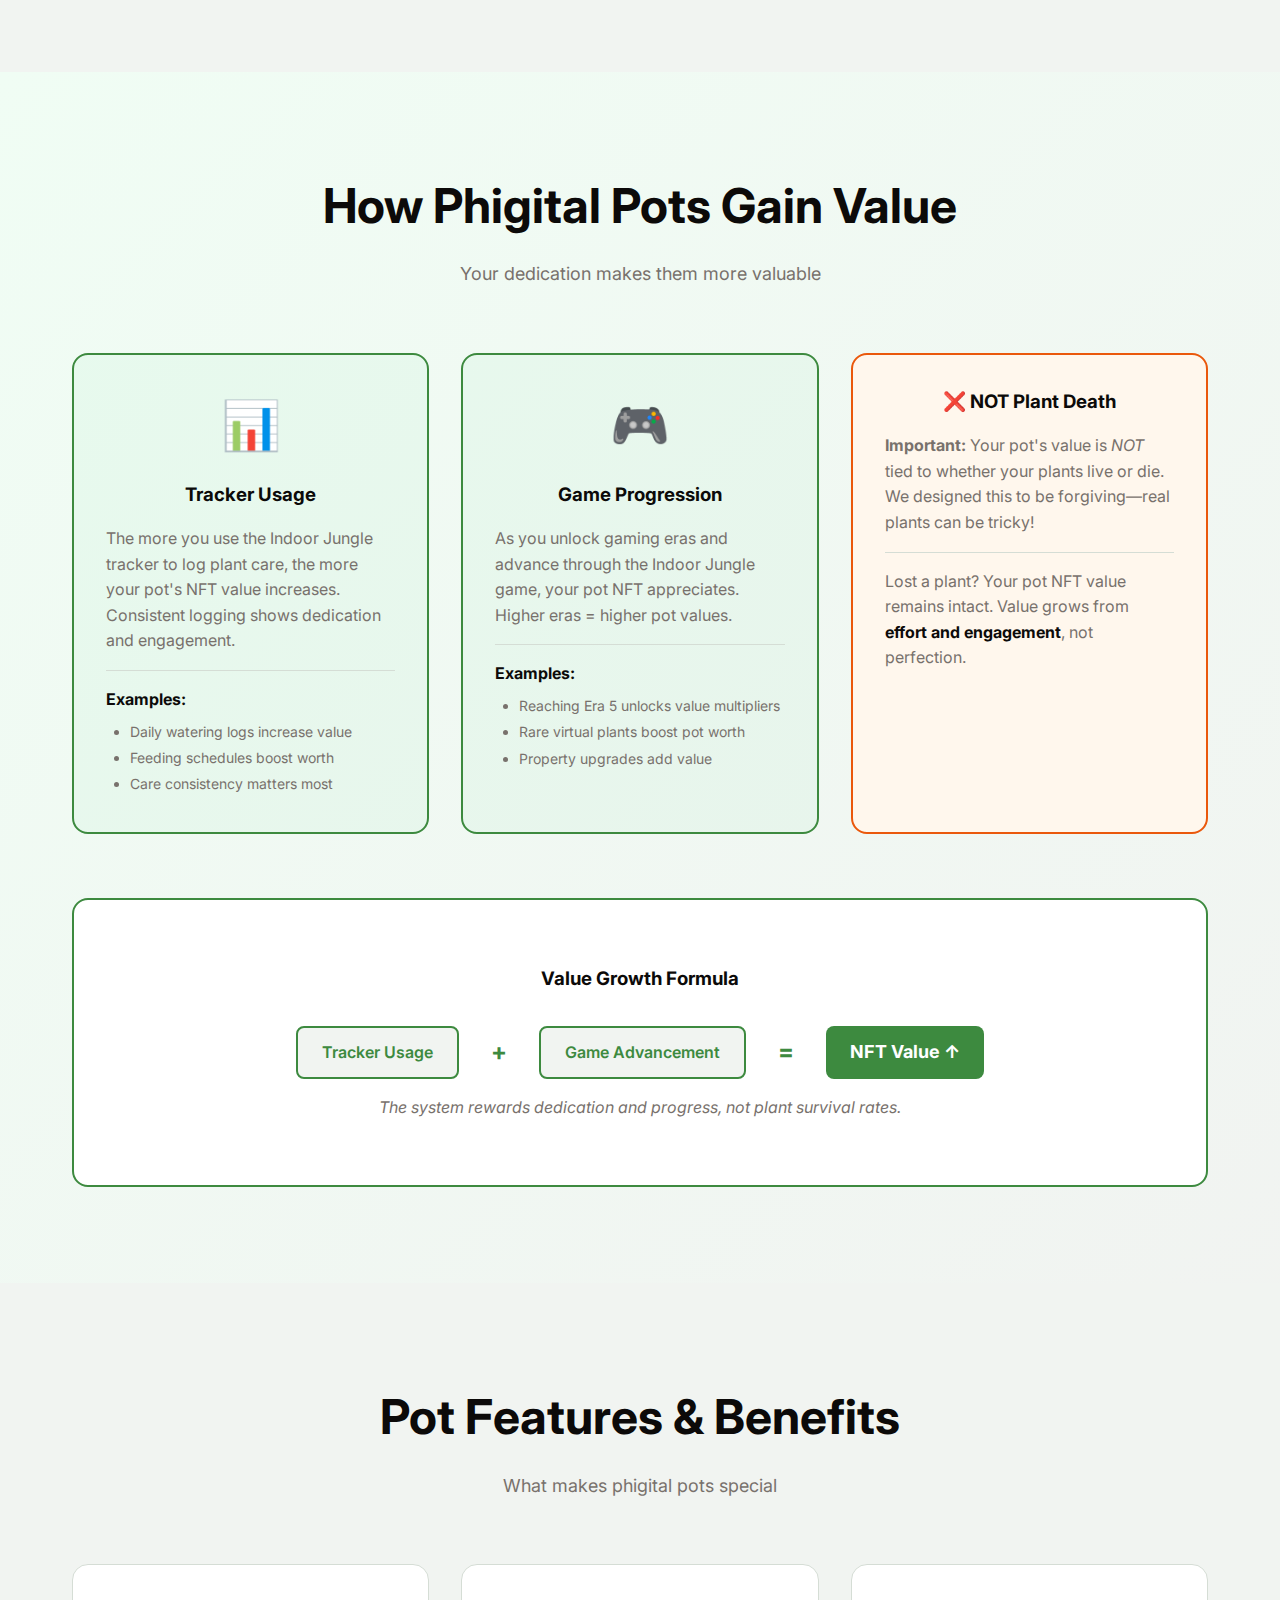
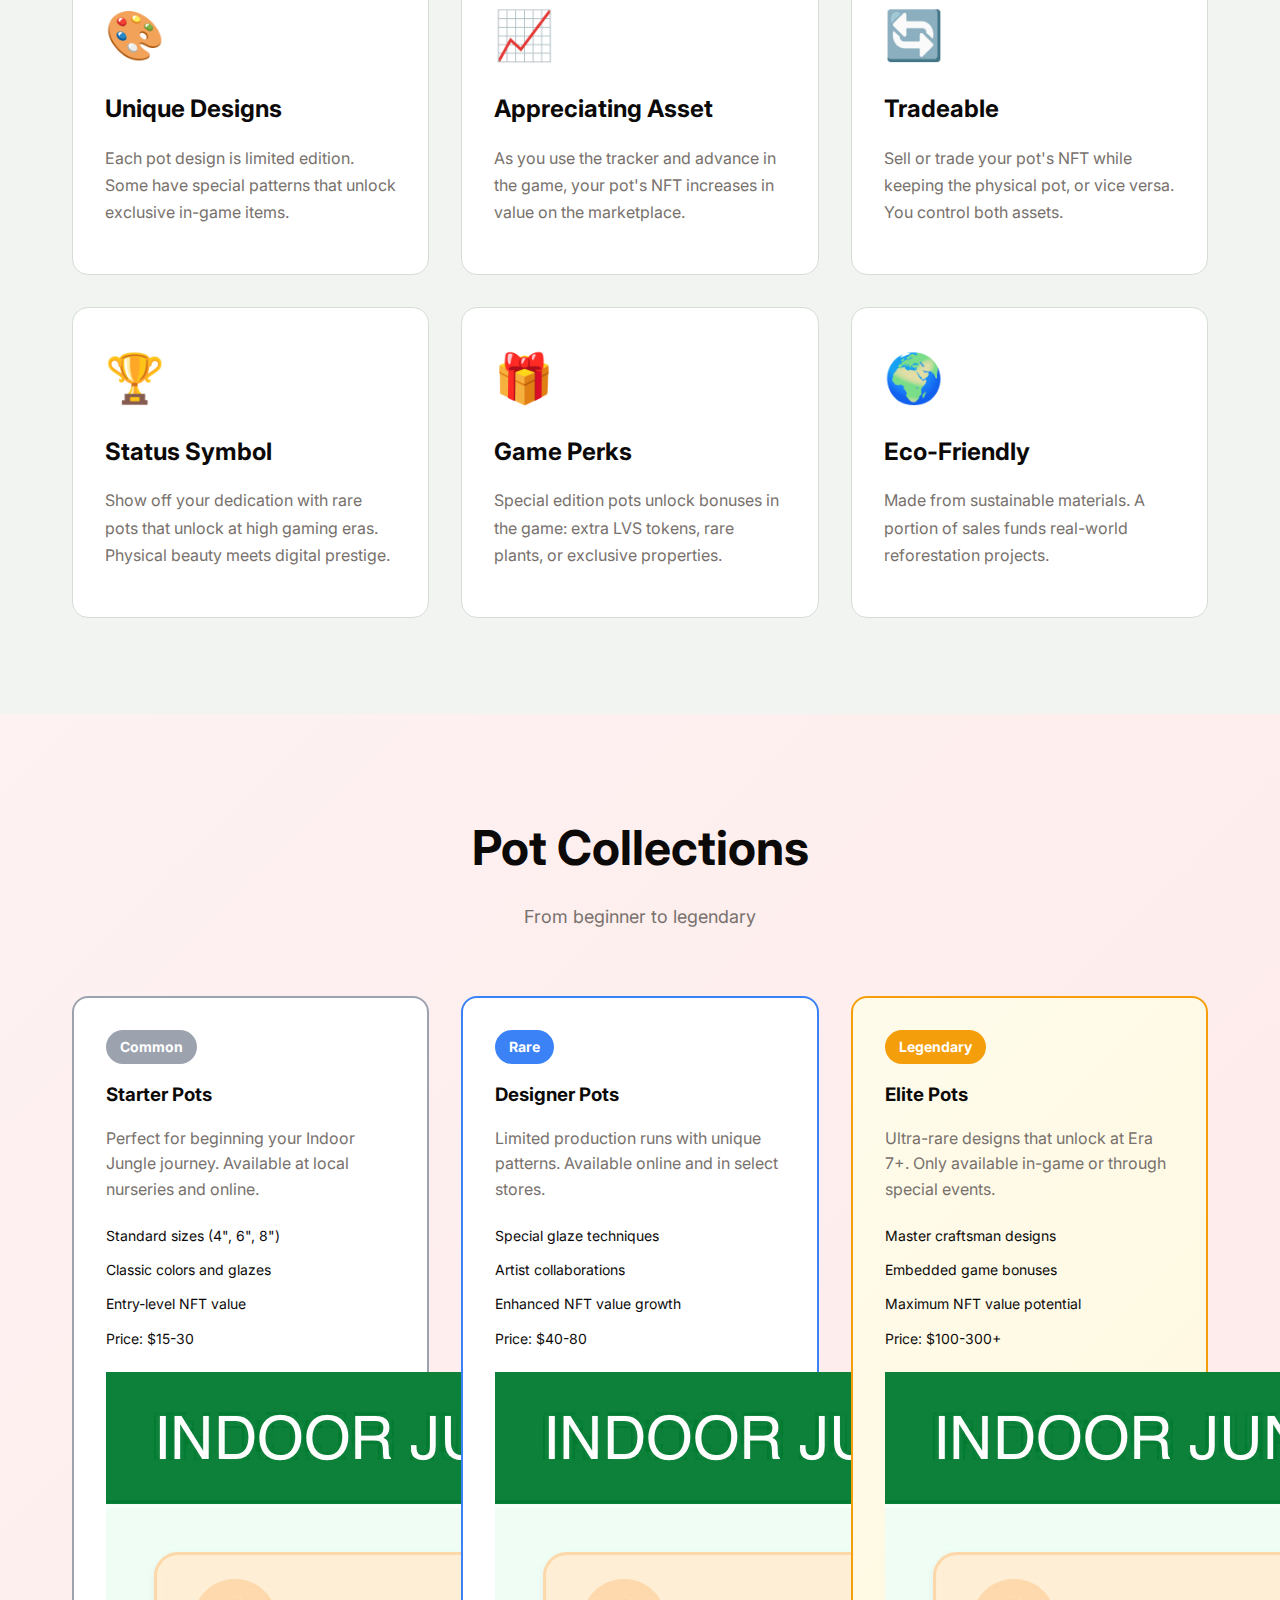
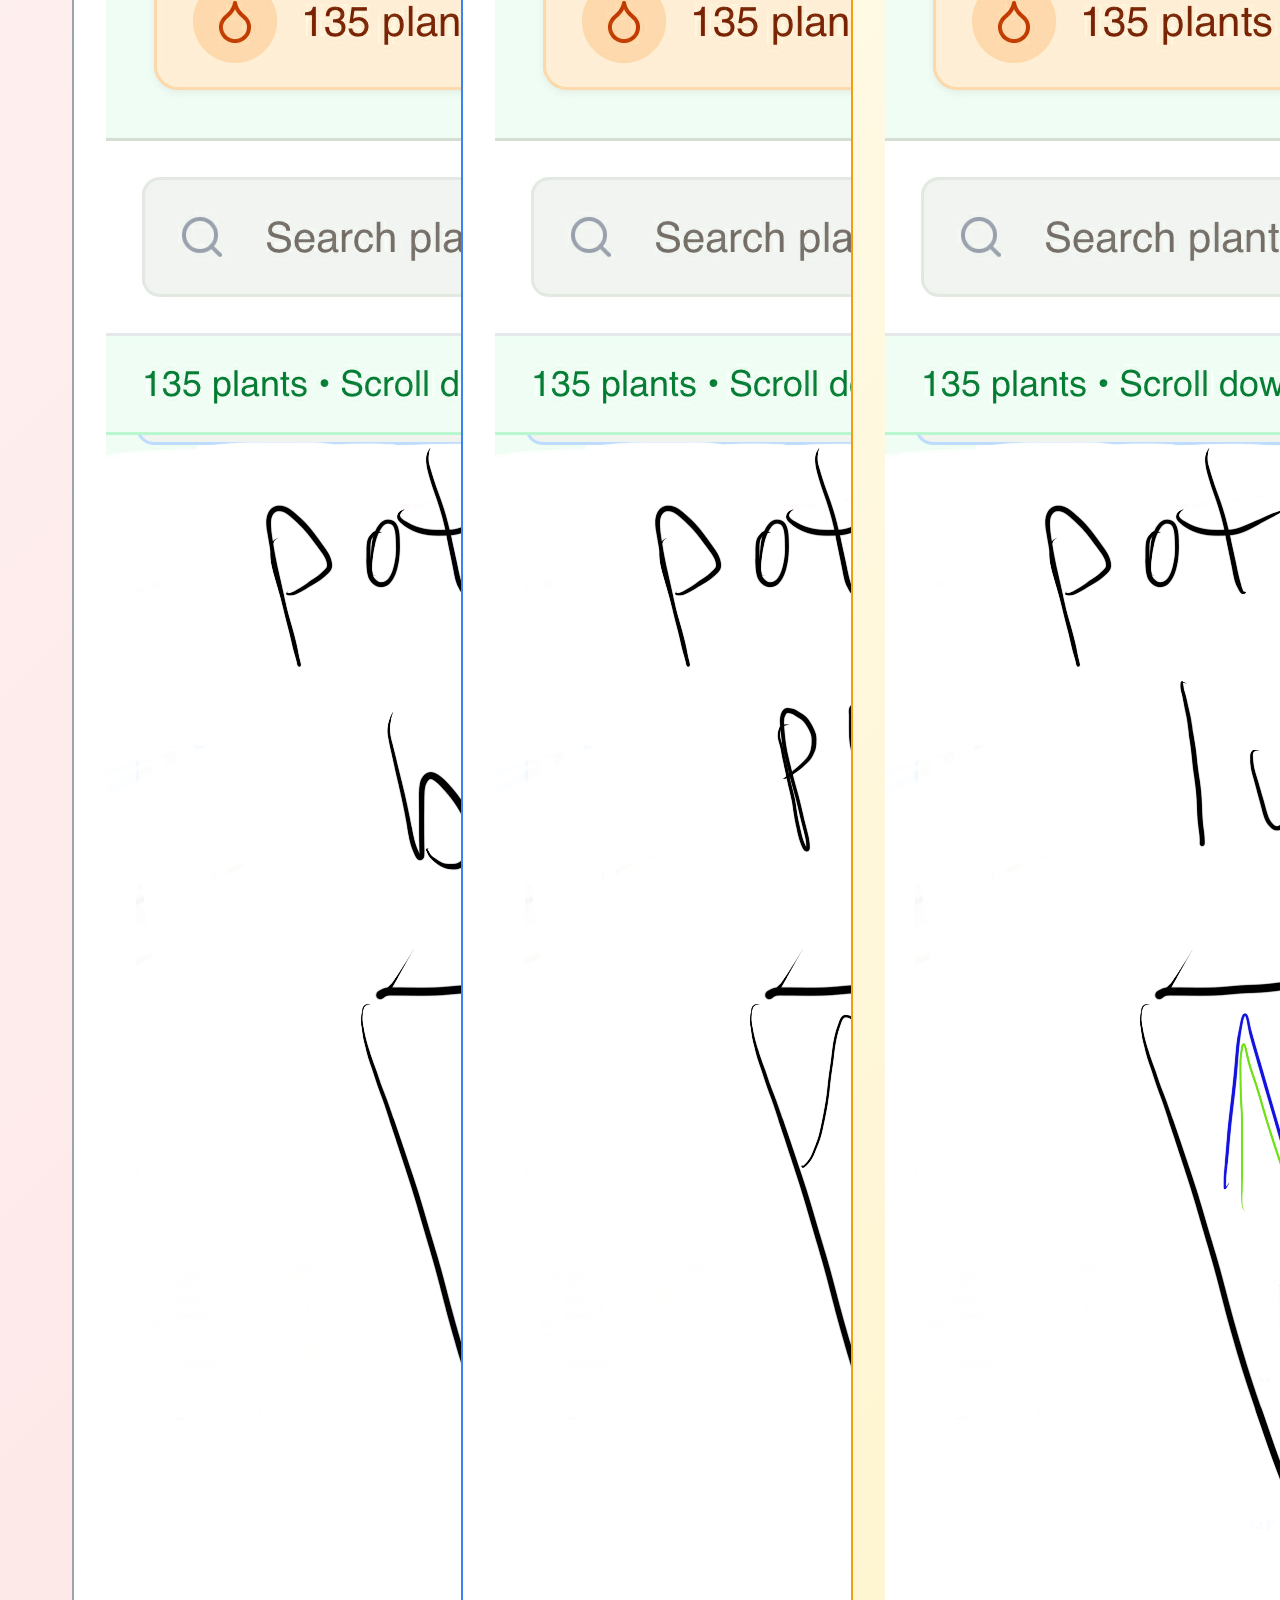
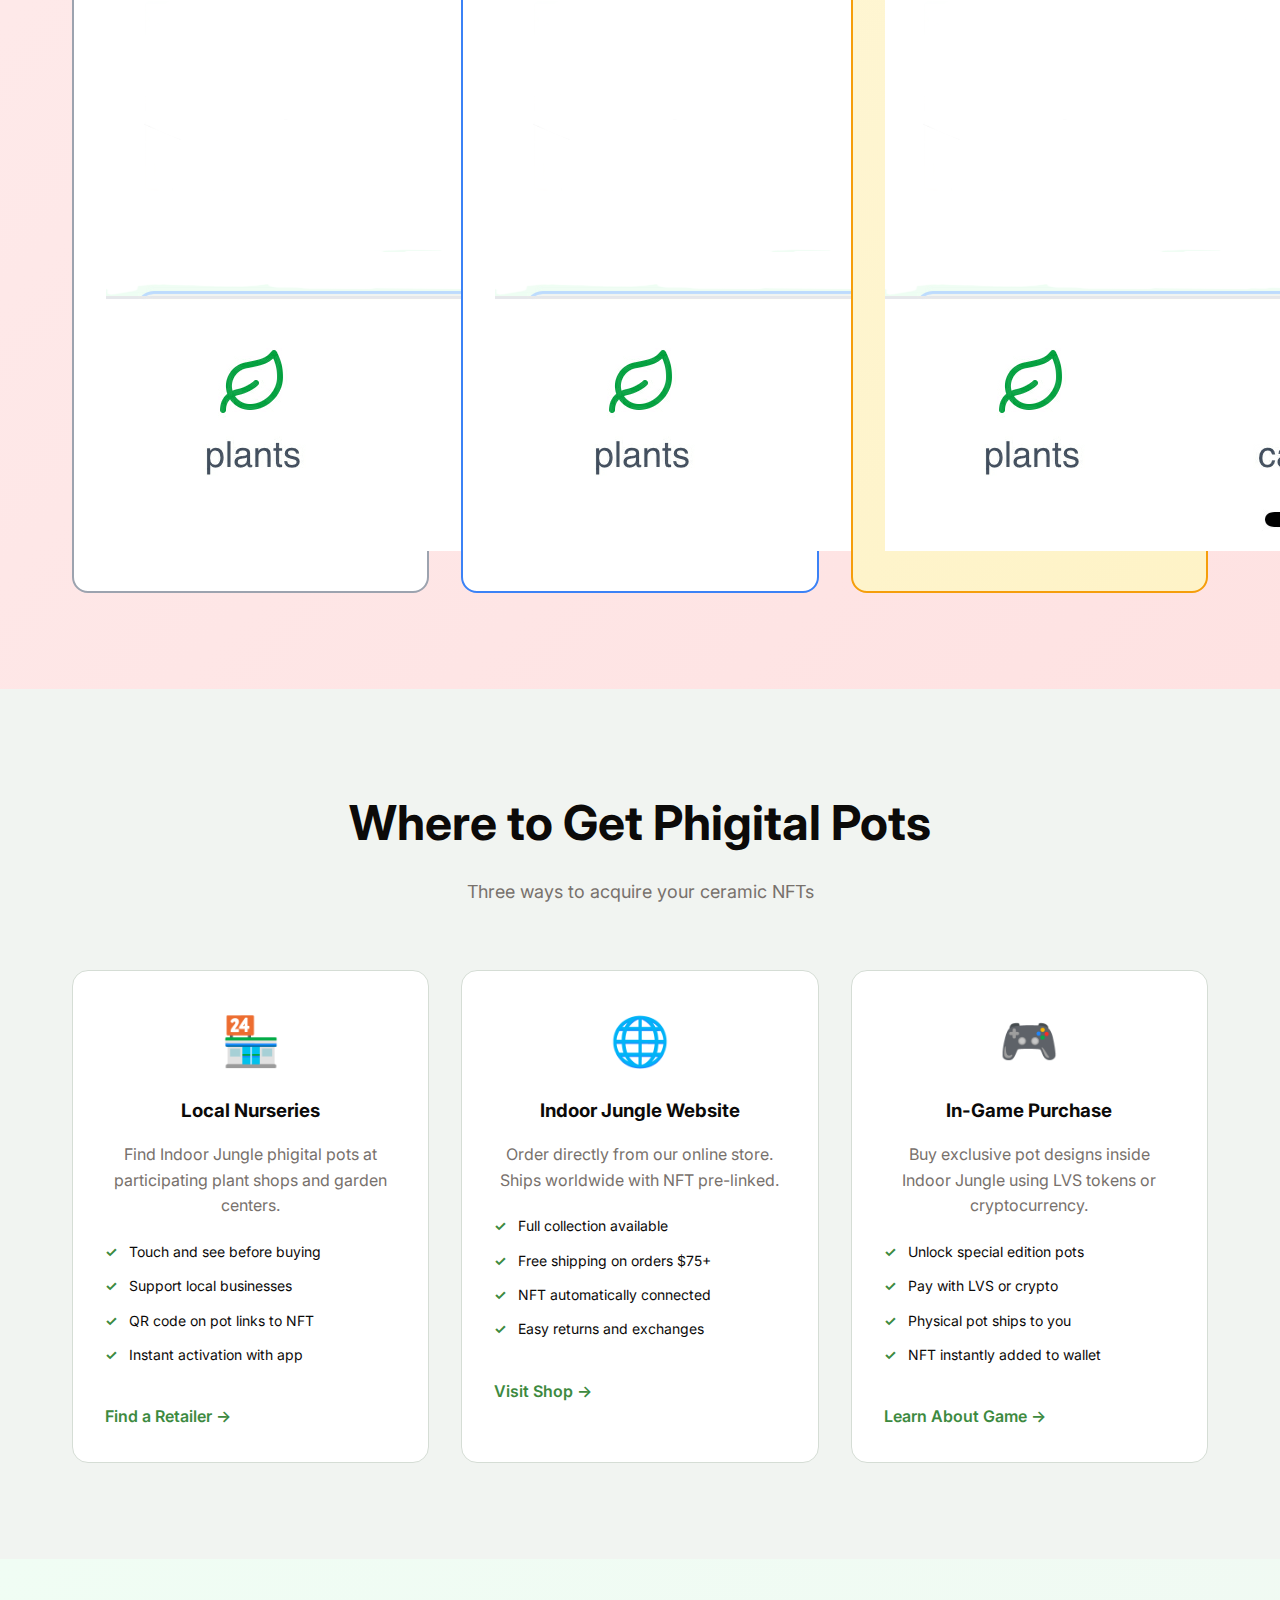
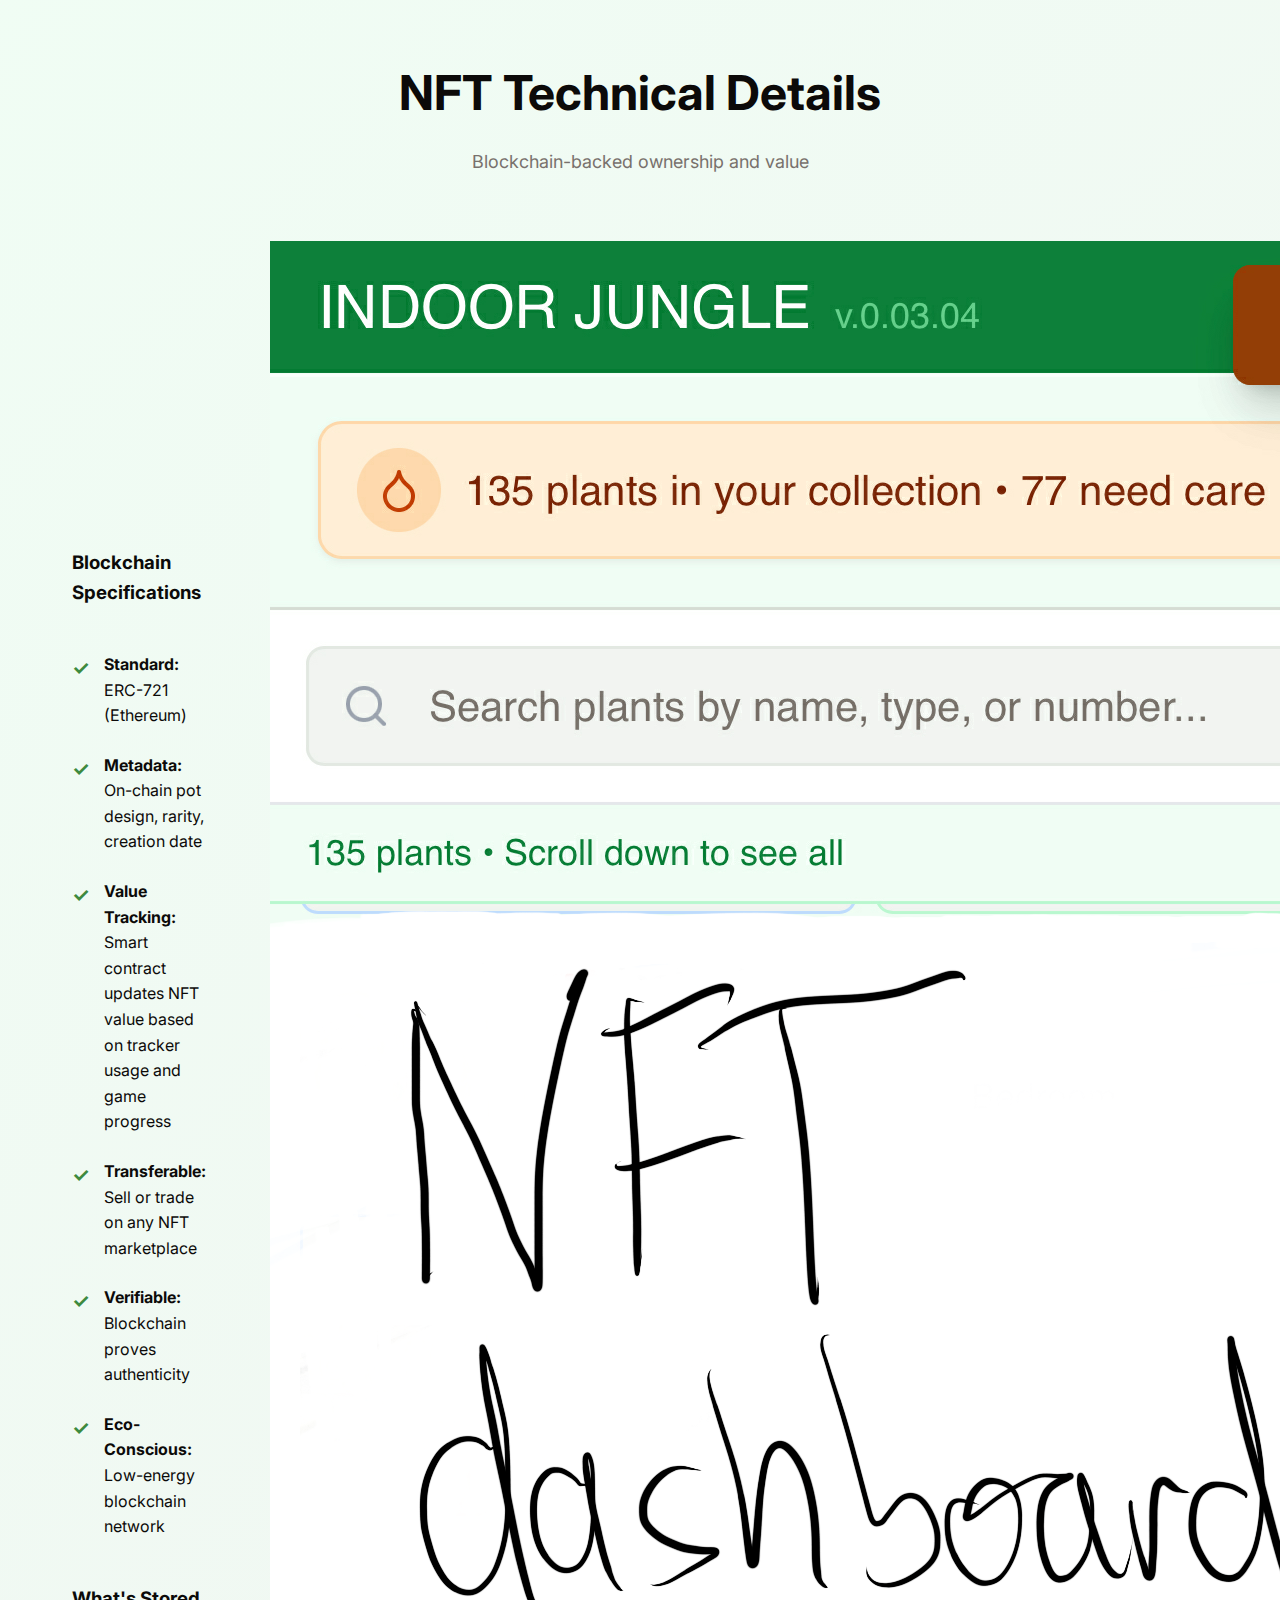
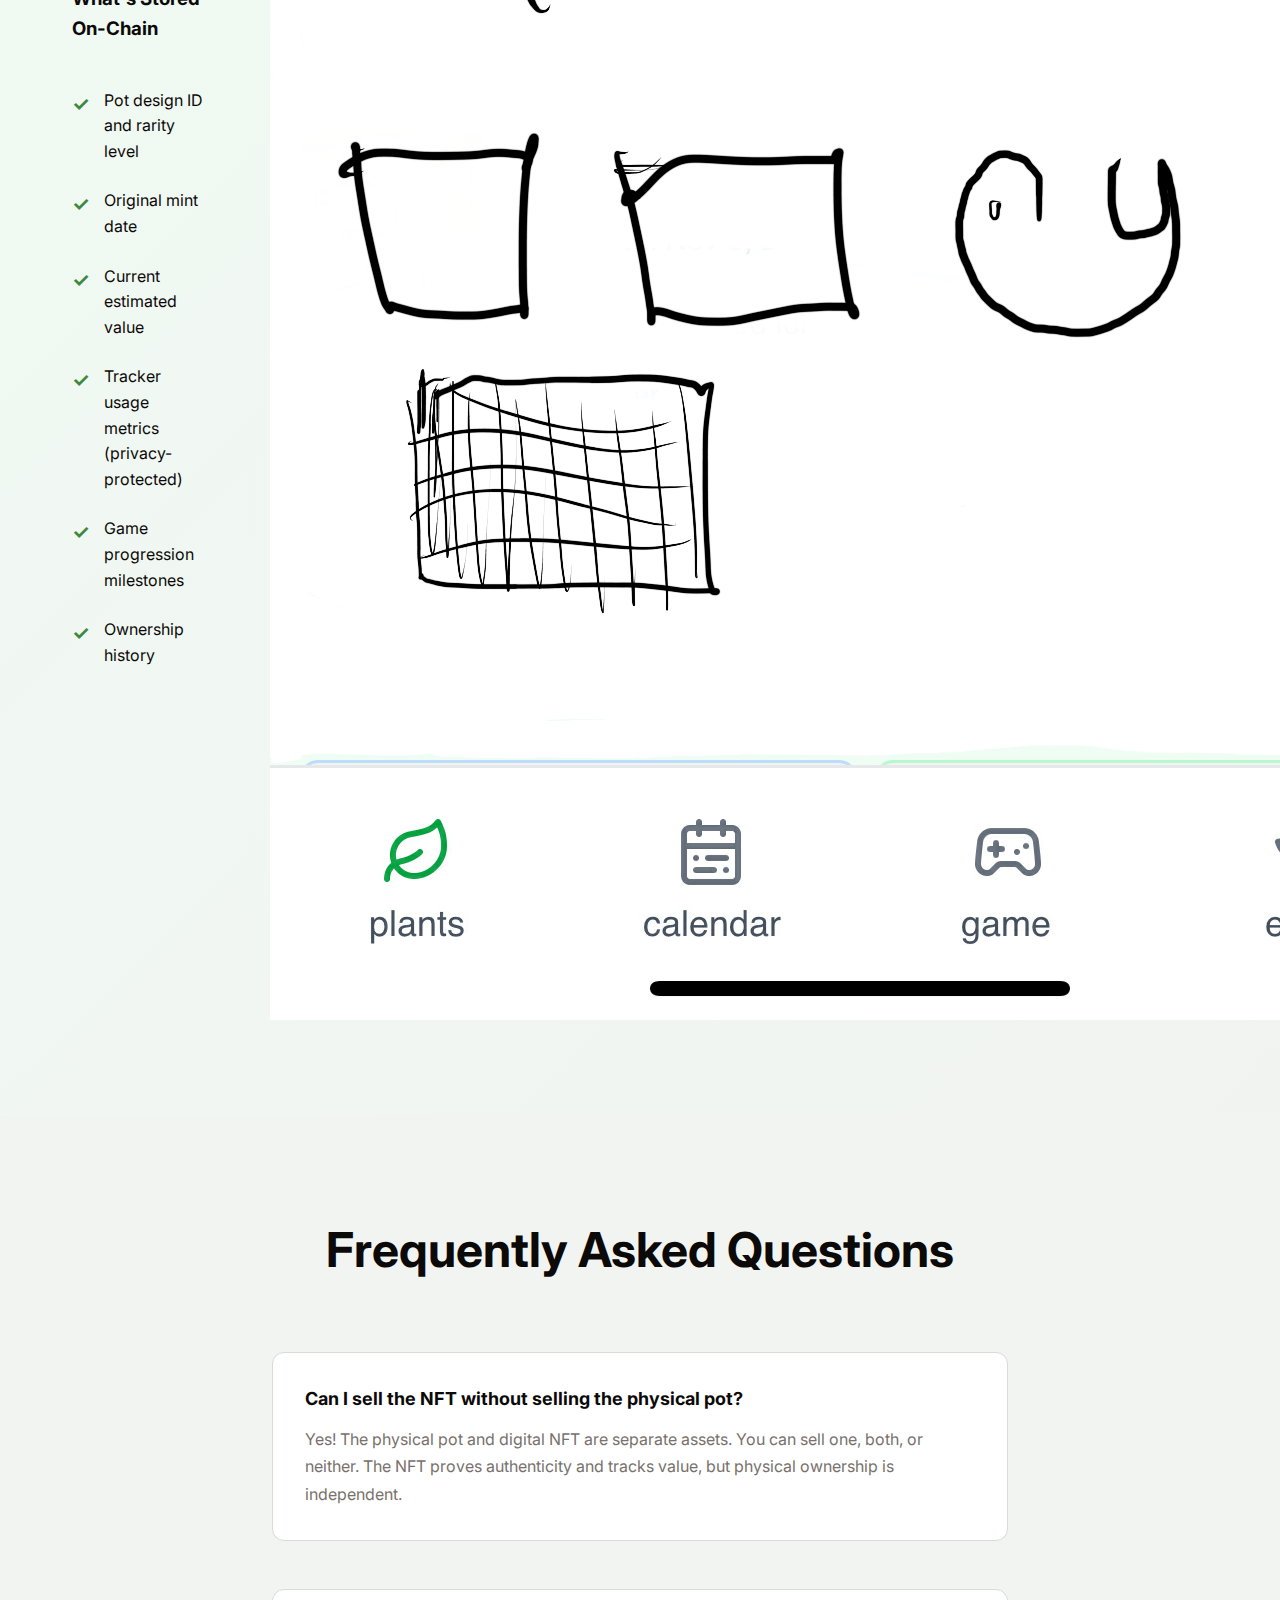
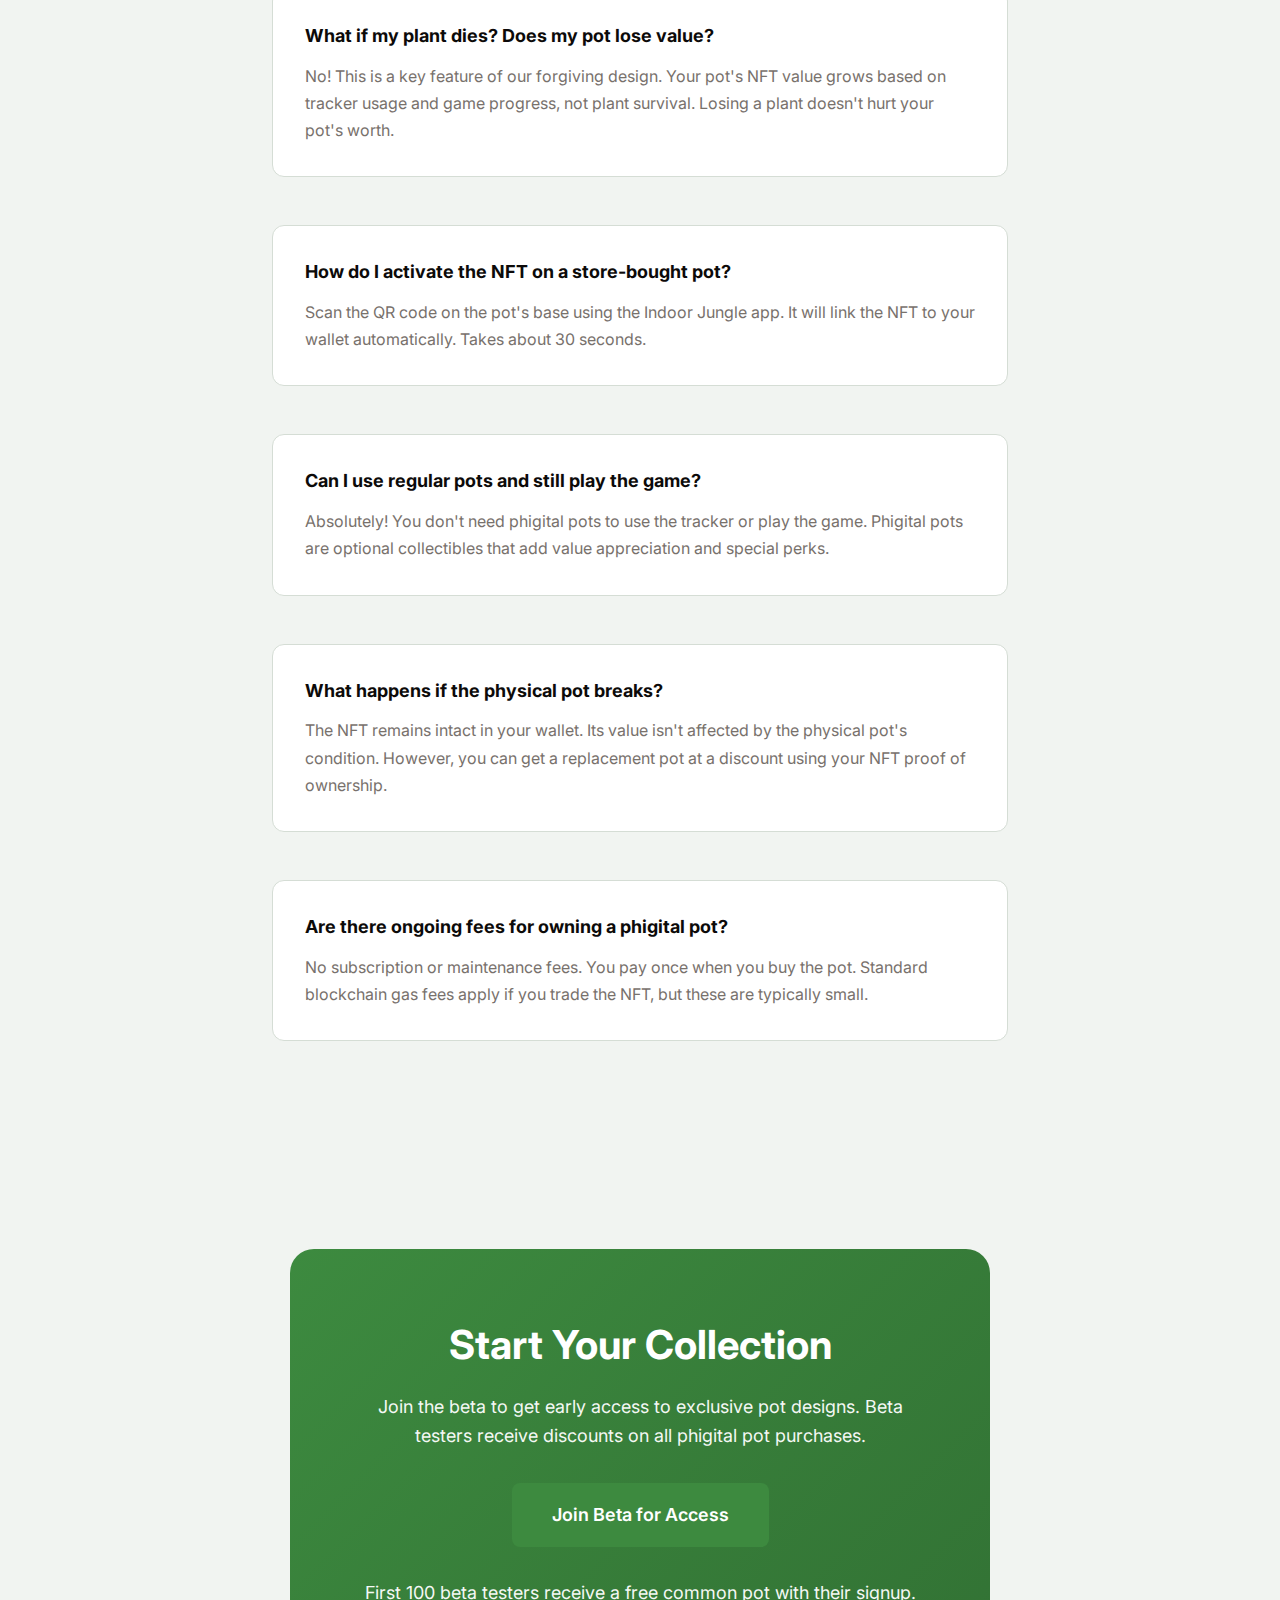
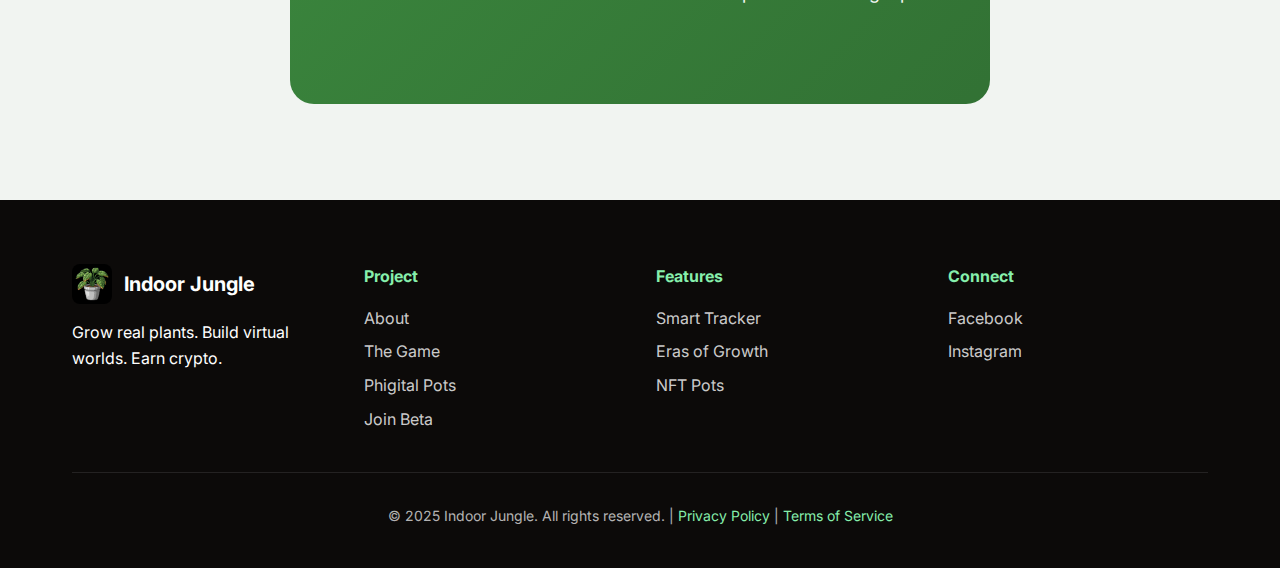
<file: phigital-pots.html>
<!DOCTYPE html>
<html lang="en">
<head>
    <meta charset="UTF-8">
    <meta name="viewport" content="width=device-width, initial-scale=1.0">
    <title>Phigital Pots - Indoor Jungle</title>
    <meta name="description" content="Beautiful ceramic pots connected to NFTs. Real-world planters that grow in value as you use the tracker and progress in the game.">
    
    <!-- Open Graph / Facebook -->
    <meta property="og:type" content="website">
    <meta property="og:url" content="https://jarmanbot.github.io/INDOOR-JUNGLE-LANDING-PAGE/phigital-pots.html">
    <meta property="og:title" content="Phigital Pots - Indoor Jungle">
    <meta property="og:description" content="Physical ceramic pots connected to NFTs. Real planters that gain value as you care for plants and progress in the game.">
    <meta property="og:image" content="https://jarmanbot.github.io/INDOOR-JUNGLE-LANDING-PAGE/images/logo.png">
    
    <!-- Twitter -->
    <meta property="twitter:card" content="summary_large_image">
    <meta property="twitter:url" content="https://jarmanbot.github.io/INDOOR-JUNGLE-LANDING-PAGE/phigital-pots.html">
    <meta property="twitter:title" content="Phigital Pots - Indoor Jungle">
    <meta property="twitter:description" content="Physical ceramic pots connected to NFTs. Value grows with your plant care.">
    <meta property="twitter:image" content="https://jarmanbot.github.io/INDOOR-JUNGLE-LANDING-PAGE/images/logo.png">
    
    <link rel="icon" href="images/logo.png">
    <link rel="stylesheet" href="styles.css">
    <link href="https://fonts.googleapis.com/css2?family=Inter:wght@300;400;500;600;700&display=swap" rel="stylesheet">
</head>
<body>
    <!-- Header -->
    <header>
        <div class="container">
            <div class="logo">
                <a href="index.html" style="display: flex; align-items: center; gap: 0.75rem; text-decoration: none; color: inherit;">
                    <img src="images/logo.png" alt="Indoor Jungle">
                    <span>Indoor Jungle</span>
                </a>
            </div>
            <nav>
                <a href="index.html#about">About</a>
                <a href="game.html">The Game</a>
                <a href="phigital-pots.html">Phigital Pots</a>
                <a href="index.html#beta">Join Beta</a>
            </nav>
        </div>
    </header>

    <!-- Hero Section -->
    <section class="hero">
        <div class="container">
            <div class="hero-content">
                <div class="badge">Phigital NFTs</div>
                <h1>Real Pots.<br>Digital Value.</h1>
                <p class="hero-subtitle">Beautiful ceramic planters that double as NFTs. As you care for your plants and progress in the game, your pots become more valuable—both aesthetically and financially.</p>
                <div class="hero-cta">
                    <a href="#how-it-works" class="btn btn-primary">Learn How It Works</a>
                    <a href="#where-to-buy" class="btn btn-secondary">Where to Buy</a>
                </div>
            </div>
        </div>
    </section>

    <!-- What Are Phigital Pots -->
    <section id="how-it-works" class="section">
        <div class="container">
            <div class="section-header">
                <h2>What Are Phigital Pots?</h2>
                <p>The bridge between physical and digital plant care</p>
            </div>
            
            <div class="phigital-explanation">
                <div class="explanation-card">
                    <div class="explanation-icon">🏺</div>
                    <h3>Physical: High-Quality Ceramic</h3>
                    <p>Each pot is a handcrafted ceramic planter designed for real plants. Durable, beautiful, and functional—perfect for your indoor garden.</p>
                    <ul class="benefit-list">
                        <li>Premium ceramic construction</li>
                        <li>Drainage holes and saucers included</li>
                        <li>Multiple sizes available</li>
                        <li>Unique designs and glazes</li>
                    </ul>
                </div>
                
                <div class="plus-symbol">+</div>
                
                <div class="explanation-card">
                    <div class="explanation-icon">💎</div>
                    <h3>Digital: NFT Ownership</h3>
                    <p>Each pot is connected to a unique NFT on the blockchain. You own both the physical pot and its digital twin.</p>
                    <ul class="benefit-list">
                        <li>Unique blockchain certificate</li>
                        <li>Tradeable on NFT marketplaces</li>
                        <li>Value appreciates over time</li>
                        <li>Verifiable ownership and authenticity</li>
                    </ul>
                </div>
            </div>
        </div>
    </section>

    <!-- How Value Grows -->
    <section class="section" style="background: linear-gradient(135deg, #f0fdf4 0%, var(--primary-light) 100%);">
        <div class="container">
            <div class="section-header">
                <h2>How Phigital Pots Gain Value</h2>
                <p>Your dedication makes them more valuable</p>
            </div>
            
            <div class="value-drivers">
                <div class="value-card primary">
                    <div class="value-icon">📊</div>
                    <h3>Tracker Usage</h3>
                    <p>The more you use the Indoor Jungle tracker to log plant care, the more your pot's NFT value increases. Consistent logging shows dedication and engagement.</p>
                    <div class="value-details">
                        <strong>Examples:</strong>
                        <ul>
                            <li>Daily watering logs increase value</li>
                            <li>Feeding schedules boost worth</li>
                            <li>Care consistency matters most</li>
                        </ul>
                    </div>
                </div>
                
                <div class="value-card primary">
                    <div class="value-icon">🎮</div>
                    <h3>Game Progression</h3>
                    <p>As you unlock gaming eras and advance through the Indoor Jungle game, your pot NFT appreciates. Higher eras = higher pot values.</p>
                    <div class="value-details">
                        <strong>Examples:</strong>
                        <ul>
                            <li>Reaching Era 5 unlocks value multipliers</li>
                            <li>Rare virtual plants boost pot worth</li>
                            <li>Property upgrades add value</li>
                        </ul>
                    </div>
                </div>
                
                <div class="value-card secondary">
                    <h3>❌ NOT Plant Death</h3>
                    <p><strong>Important:</strong> Your pot's value is <em>NOT</em> tied to whether your plants live or die. We designed this to be forgiving—real plants can be tricky!</p>
                    <div class="value-details">
                        <p>Lost a plant? Your pot NFT value remains intact. Value grows from <strong>effort and engagement</strong>, not perfection.</p>
                    </div>
                </div>
            </div>
            
            <div class="value-formula">
                <h3>Value Growth Formula</h3>
                <div class="formula-box">
                    <span class="formula-item">Tracker Usage</span>
                    <span class="formula-plus">+</span>
                    <span class="formula-item">Game Advancement</span>
                    <span class="formula-equals">=</span>
                    <span class="formula-result">NFT Value ↑</span>
                </div>
                <p class="formula-note">The system rewards dedication and progress, not plant survival rates.</p>
            </div>
        </div>
    </section>

    <!-- Pot Features -->
    <section class="section">
        <div class="container">
            <div class="section-header">
                <h2>Pot Features & Benefits</h2>
                <p>What makes phigital pots special</p>
            </div>
            
            <div class="features-grid">
                <div class="feature-card">
                    <div class="feature-icon">🎨</div>
                    <h3>Unique Designs</h3>
                    <p>Each pot design is limited edition. Some have special patterns that unlock exclusive in-game items.</p>
                </div>
                
                <div class="feature-card">
                    <div class="feature-icon">📈</div>
                    <h3>Appreciating Asset</h3>
                    <p>As you use the tracker and advance in the game, your pot's NFT increases in value on the marketplace.</p>
                </div>
                
                <div class="feature-card">
                    <div class="feature-icon">🔄</div>
                    <h3>Tradeable</h3>
                    <p>Sell or trade your pot's NFT while keeping the physical pot, or vice versa. You control both assets.</p>
                </div>
                
                <div class="feature-card">
                    <div class="feature-icon">🏆</div>
                    <h3>Status Symbol</h3>
                    <p>Show off your dedication with rare pots that unlock at high gaming eras. Physical beauty meets digital prestige.</p>
                </div>
                
                <div class="feature-card">
                    <div class="feature-icon">🎁</div>
                    <h3>Game Perks</h3>
                    <p>Special edition pots unlock bonuses in the game: extra LVS tokens, rare plants, or exclusive properties.</p>
                </div>
                
                <div class="feature-card">
                    <div class="feature-icon">🌍</div>
                    <h3>Eco-Friendly</h3>
                    <p>Made from sustainable materials. A portion of sales funds real-world reforestation projects.</p>
                </div>
            </div>
        </div>
    </section>

    <!-- Pot Showcase -->
    <section class="section" style="background: linear-gradient(135deg, #fef2f2 0%, #fee2e2 100%);">
        <div class="container">
            <div class="section-header">
                <h2>Pot Collections</h2>
                <p>From beginner to legendary</p>
            </div>
            
            <div class="pot-tiers">
                <div class="tier-card tier-common">
                    <div class="tier-badge">Common</div>
                    <h3>Starter Pots</h3>
                    <p>Perfect for beginning your Indoor Jungle journey. Available at local nurseries and online.</p>
                    <ul class="tier-features">
                        <li>Standard sizes (4", 6", 8")</li>
                        <li>Classic colors and glazes</li>
                        <li>Entry-level NFT value</li>
                        <li>Price: $15-30</li>
                    </ul>
                    <img src="images/pot-concept-basic.png" alt="Basic terracotta NFT pot designs">
                </div>
                
                <div class="tier-card tier-rare">
                    <div class="tier-badge">Rare</div>
                    <h3>Designer Pots</h3>
                    <p>Limited production runs with unique patterns. Available online and in select stores.</p>
                    <ul class="tier-features">
                        <li>Special glaze techniques</li>
                        <li>Artist collaborations</li>
                        <li>Enhanced NFT value growth</li>
                        <li>Price: $40-80</li>
                    </ul>
                    <img src="images/pot-concept-premium.png" alt="Premium ceramic NFT pot designs">
                </div>
                
                <div class="tier-card tier-legendary">
                    <div class="tier-badge">Legendary</div>
                    <h3>Elite Pots</h3>
                    <p>Ultra-rare designs that unlock at Era 7+. Only available in-game or through special events.</p>
                    <ul class="tier-features">
                        <li>Master craftsman designs</li>
                        <li>Embedded game bonuses</li>
                        <li>Maximum NFT value potential</li>
                        <li>Price: $100-300+</li>
                    </ul>
                    <img src="images/pot-concept-luxury.png" alt="Luxury designer NFT pot designs">
                </div>
            </div>
        </div>
    </section>

    <!-- Where to Buy -->
    <section id="where-to-buy" class="section">
        <div class="container">
            <div class="section-header">
                <h2>Where to Get Phigital Pots</h2>
                <p>Three ways to acquire your ceramic NFTs</p>
            </div>
            
            <div class="acquisition-methods">
                <div class="method-card">
                    <div class="method-icon">🏪</div>
                    <h3>Local Nurseries</h3>
                    <p>Find Indoor Jungle phigital pots at participating plant shops and garden centers.</p>
                    <ul class="method-details">
                        <li>Touch and see before buying</li>
                        <li>Support local businesses</li>
                        <li>QR code on pot links to NFT</li>
                        <li>Instant activation with app</li>
                    </ul>
                    <a href="index.html#retailers" class="method-link">Find a Retailer →</a>
                </div>
                
                <div class="method-card">
                    <div class="method-icon">🌐</div>
                    <h3>Indoor Jungle Website</h3>
                    <p>Order directly from our online store. Ships worldwide with NFT pre-linked.</p>
                    <ul class="method-details">
                        <li>Full collection available</li>
                        <li>Free shipping on orders $75+</li>
                        <li>NFT automatically connected</li>
                        <li>Easy returns and exchanges</li>
                    </ul>
                    <a href="index.html#shop" class="method-link">Visit Shop →</a>
                </div>
                
                <div class="method-card">
                    <div class="method-icon">🎮</div>
                    <h3>In-Game Purchase</h3>
                    <p>Buy exclusive pot designs inside Indoor Jungle using LVS tokens or cryptocurrency.</p>
                    <ul class="method-details">
                        <li>Unlock special edition pots</li>
                        <li>Pay with LVS or crypto</li>
                        <li>Physical pot ships to you</li>
                        <li>NFT instantly added to wallet</li>
                    </ul>
                    <a href="game.html" class="method-link">Learn About Game →</a>
                </div>
            </div>
        </div>
    </section>

    <!-- NFT Technical Info -->
    <section class="section nft-section">
        <div class="container">
            <div class="section-header">
                <h2>NFT Technical Details</h2>
                <p>Blockchain-backed ownership and value</p>
            </div>
            
            <div class="nft-content">
                <div class="nft-details">
                    <h3>Blockchain Specifications</h3>
                    <ul class="benefits-list">
                        <li><strong>Standard:</strong> ERC-721 (Ethereum)</li>
                        <li><strong>Metadata:</strong> On-chain pot design, rarity, creation date</li>
                        <li><strong>Value Tracking:</strong> Smart contract updates NFT value based on tracker usage and game progress</li>
                        <li><strong>Transferable:</strong> Sell or trade on any NFT marketplace</li>
                        <li><strong>Verifiable:</strong> Blockchain proves authenticity</li>
                        <li><strong>Eco-Conscious:</strong> Low-energy blockchain network</li>
                    </ul>
                    
                    <h3 style="margin-top: 2rem;">What's Stored On-Chain</h3>
                    <ul class="benefits-list">
                        <li>Pot design ID and rarity level</li>
                        <li>Original mint date</li>
                        <li>Current estimated value</li>
                        <li>Tracker usage metrics (privacy-protected)</li>
                        <li>Game progression milestones</li>
                        <li>Ownership history</li>
                    </ul>
                </div>
                
                <img src="images/screenshot-nft-dashboard.png" alt="NFT pot collection dashboard" class="dashboard-screenshot">
            </div>
        </div>
    </section>

    <!-- FAQ Section -->
    <section class="section">
        <div class="container" style="max-width: 800px;">
            <div class="section-header">
                <h2>Frequently Asked Questions</h2>
            </div>
            
            <div class="faq-list">
                <div class="faq-item">
                    <h3>Can I sell the NFT without selling the physical pot?</h3>
                    <p>Yes! The physical pot and digital NFT are separate assets. You can sell one, both, or neither. The NFT proves authenticity and tracks value, but physical ownership is independent.</p>
                </div>
                
                <div class="faq-item">
                    <h3>What if my plant dies? Does my pot lose value?</h3>
                    <p>No! This is a key feature of our forgiving design. Your pot's NFT value grows based on tracker usage and game progress, not plant survival. Losing a plant doesn't hurt your pot's worth.</p>
                </div>
                
                <div class="faq-item">
                    <h3>How do I activate the NFT on a store-bought pot?</h3>
                    <p>Scan the QR code on the pot's base using the Indoor Jungle app. It will link the NFT to your wallet automatically. Takes about 30 seconds.</p>
                </div>
                
                <div class="faq-item">
                    <h3>Can I use regular pots and still play the game?</h3>
                    <p>Absolutely! You don't need phigital pots to use the tracker or play the game. Phigital pots are optional collectibles that add value appreciation and special perks.</p>
                </div>
                
                <div class="faq-item">
                    <h3>What happens if the physical pot breaks?</h3>
                    <p>The NFT remains intact in your wallet. Its value isn't affected by the physical pot's condition. However, you can get a replacement pot at a discount using your NFT proof of ownership.</p>
                </div>
                
                <div class="faq-item">
                    <h3>Are there ongoing fees for owning a phigital pot?</h3>
                    <p>No subscription or maintenance fees. You pay once when you buy the pot. Standard blockchain gas fees apply if you trade the NFT, but these are typically small.</p>
                </div>
            </div>
        </div>
    </section>

    <!-- CTA Section -->
    <section class="section">
        <div class="container">
            <div class="cta-box">
                <h2>Start Your Collection</h2>
                <p>Join the beta to get early access to exclusive pot designs. Beta testers receive discounts on all phigital pot purchases.</p>
                <a href="index.html#beta" class="btn btn-primary btn-large">Join Beta for Access</a>
                <p class="cta-note">First 100 beta testers receive a free common pot with their signup.</p>
            </div>
        </div>
    </section>

    <!-- Footer -->
    <footer>
        <div class="container">
            <div class="footer-content">
                <div class="footer-section">
                    <div class="footer-logo">
                        <img src="images/logo.png" alt="Indoor Jungle">
                        <span>Indoor Jungle</span>
                    </div>
                    <p>Grow real plants. Build virtual worlds. Earn crypto.</p>
                </div>
                <div class="footer-section">
                    <h4>Project</h4>
                    <ul>
                        <li><a href="index.html#about">About</a></li>
                        <li><a href="game.html">The Game</a></li>
                        <li><a href="phigital-pots.html">Phigital Pots</a></li>
                        <li><a href="index.html#beta">Join Beta</a></li>
                    </ul>
                </div>
                <div class="footer-section">
                    <h4>Features</h4>
                    <ul>
                        <li><a href="tracker.html">Smart Tracker</a></li>
                        <li><a href="game.html">Eras of Growth</a></li>
                        <li><a href="phigital-pots.html">NFT Pots</a></li>
                    </ul>
                </div>
                <div class="footer-section">
                    <h4>Connect</h4>
                    <ul>
                        <li><a href="https://www.facebook.com/profile.php?id=61582665069838" target="_blank">Facebook</a></li>
                        <li><a href="https://www.instagram.com/indoor.jungle.game/" target="_blank">Instagram</a></li>
                    </ul>
                </div>
            </div>
            <div class="footer-legal">
                <p>&copy; 2025 Indoor Jungle. All rights reserved. | <a href="index.html#privacy">Privacy Policy</a> | <a href="index.html#terms">Terms of Service</a></p>
            </div>
        </div>
    </footer>
</body>
</html>
</file>
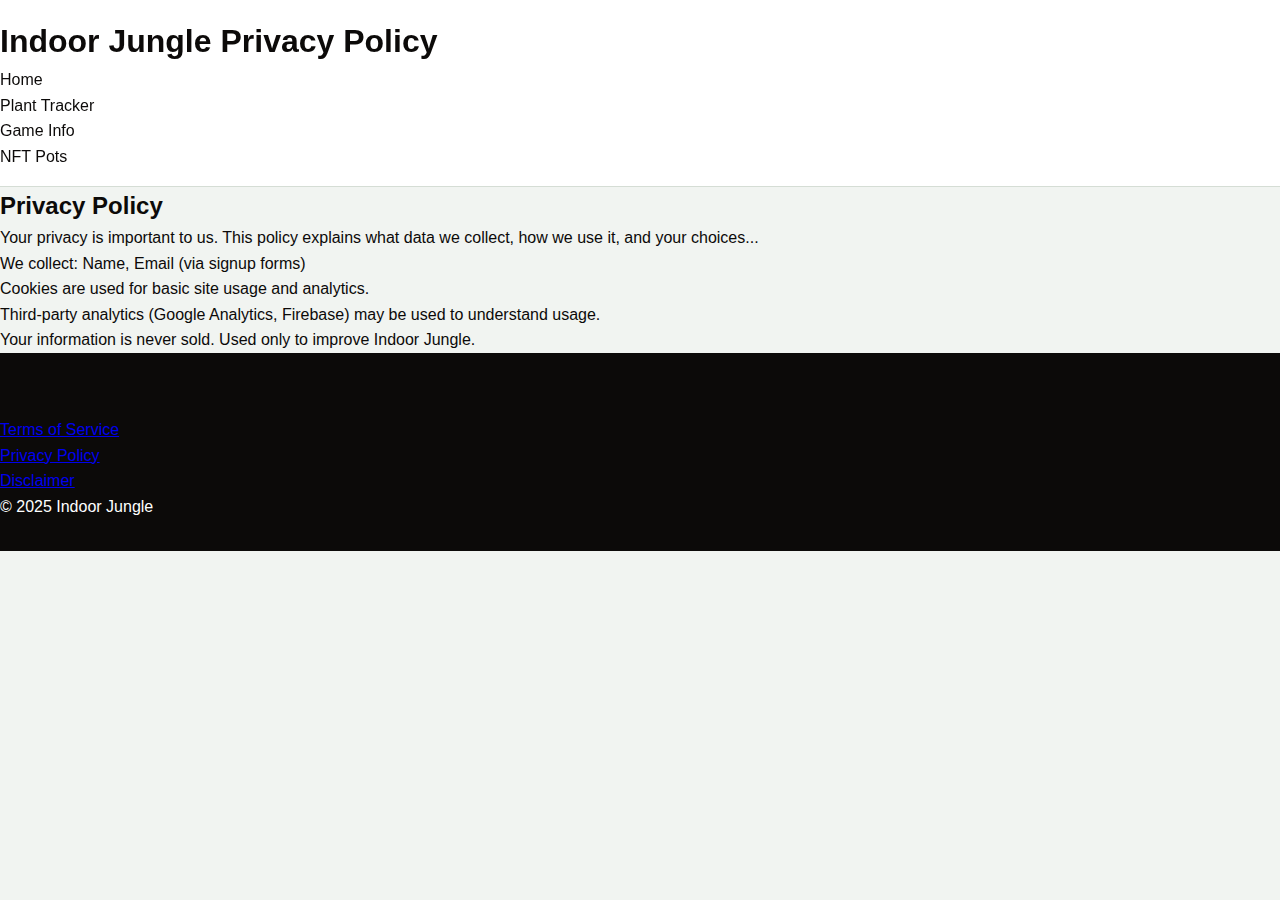
<file: privacy.html>
<!DOCTYPE html>
<html lang="en">
<head>
  <meta charset="UTF-8">
  <title>Indoor Jungle - Privacy Policy</title>
  <link rel="stylesheet" href="styles.css">
</head>
<body>
  <header>
    <h1>Indoor Jungle Privacy Policy</h1>
    <nav>
      <ul>
        <li><a href="index.html">Home</a></li>
        <li><a href="tracker.html">Plant Tracker</a></li>
        <li><a href="game.html">Game Info</a></li>
        <li><a href="phigital-pots.html">NFT Pots</a></li>
      </ul>
    </nav>
  </header>
  <main>
    <h2>Privacy Policy</h2>
    <p>Your privacy is important to us. This policy explains what data we collect, how we use it, and your choices...</p>
    <ul>
      <li>We collect: Name, Email (via signup forms)</li>
      <li>Cookies are used for basic site usage and analytics.</li>
      <li>Third-party analytics (Google Analytics, Firebase) may be used to understand usage.</li>
      <li>Your information is never sold. Used only to improve Indoor Jungle.</li>
      <!-- Expand according to your actual implementation and app integrations! -->
    </ul>
  </main>
  <footer>
    <ul>
      <li><a href="terms.html">Terms of Service</a></li>
      <li><a href="privacy.html">Privacy Policy</a></li>
      <li><a href="disclaimer.html">Disclaimer</a></li>
    </ul>
    <p>&copy; 2025 Indoor Jungle</p>
  </footer>
</body>
</html>
</file>
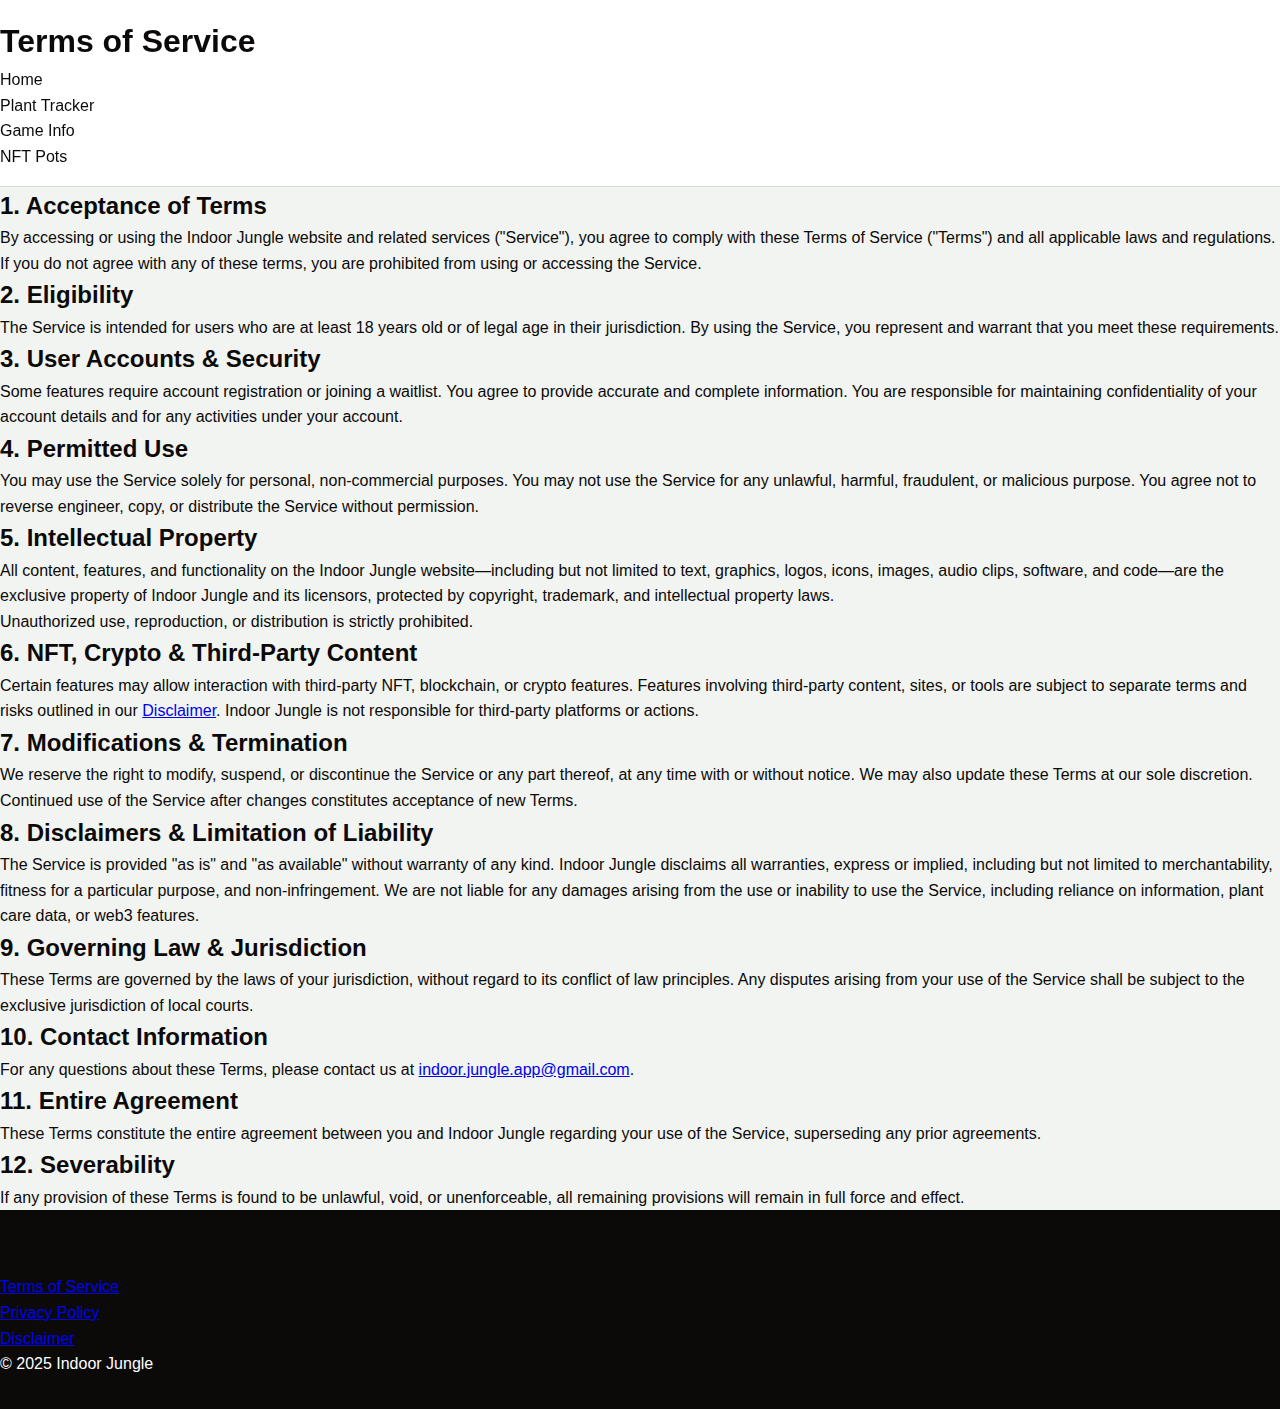
<file: terms.html>
<!DOCTYPE html>
<html lang="en">
<head>
  <meta charset="UTF-8">
  <title>Terms of Service | Indoor Jungle</title>
  <meta name="viewport" content="width=device-width, initial-scale=1.0">
  <link rel="stylesheet" href="styles.css">
</head>
<body>
  <header>
    <h1>Terms of Service</h1>
    <nav>
      <ul>
        <li><a href="index.html">Home</a></li>
        <li><a href="tracker.html">Plant Tracker</a></li>
        <li><a href="game.html">Game Info</a></li>
        <li><a href="phigital-pots.html">NFT Pots</a></li>
      </ul>
    </nav>
  </header>
  <main>
    <section>
      <h2>1. Acceptance of Terms</h2>
      <p>By accessing or using the Indoor Jungle website and related services ("Service"), you agree to comply with these Terms of Service ("Terms") and all applicable laws and regulations. If you do not agree with any of these terms, you are prohibited from using or accessing the Service.</p>
    </section>
    <section>
      <h2>2. Eligibility</h2>
      <p>The Service is intended for users who are at least 18 years old or of legal age in their jurisdiction. By using the Service, you represent and warrant that you meet these requirements.</p>
    </section>
    <section>
      <h2>3. User Accounts & Security</h2>
      <p>Some features require account registration or joining a waitlist. You agree to provide accurate and complete information. You are responsible for maintaining confidentiality of your account details and for any activities under your account.</p>
    </section>
    <section>
      <h2>4. Permitted Use</h2>
      <p>You may use the Service solely for personal, non-commercial purposes. You may not use the Service for any unlawful, harmful, fraudulent, or malicious purpose. You agree not to reverse engineer, copy, or distribute the Service without permission.</p>
    </section>
    <section>
      <h2>5. Intellectual Property</h2>
      <p>All content, features, and functionality on the Indoor Jungle website—including but not limited to text, graphics, logos, icons, images, audio clips, software, and code—are the exclusive property of Indoor Jungle and its licensors, protected by copyright, trademark, and intellectual property laws.</p>
      <p>Unauthorized use, reproduction, or distribution is strictly prohibited.</p>
    </section>
    <section>
      <h2>6. NFT, Crypto & Third-Party Content</h2>
      <p>Certain features may allow interaction with third-party NFT, blockchain, or crypto features. Features involving third-party content, sites, or tools are subject to separate terms and risks outlined in our <a href="disclaimer.html">Disclaimer</a>. Indoor Jungle is not responsible for third-party platforms or actions.</p>
    </section>
    <section>
      <h2>7. Modifications & Termination</h2>
      <p>We reserve the right to modify, suspend, or discontinue the Service or any part thereof, at any time with or without notice. We may also update these Terms at our sole discretion. Continued use of the Service after changes constitutes acceptance of new Terms.</p>
    </section>
    <section>
      <h2>8. Disclaimers & Limitation of Liability</h2>
      <p>The Service is provided "as is" and "as available" without warranty of any kind. Indoor Jungle disclaims all warranties, express or implied, including but not limited to merchantability, fitness for a particular purpose, and non-infringement. We are not liable for any damages arising from the use or inability to use the Service, including reliance on information, plant care data, or web3 features.</p>
    </section>
    <section>
      <h2>9. Governing Law & Jurisdiction</h2>
      <p>These Terms are governed by the laws of your jurisdiction, without regard to its conflict of law principles. Any disputes arising from your use of the Service shall be subject to the exclusive jurisdiction of local courts.</p>
    </section>
    <section>
      <h2>10. Contact Information</h2>
      <p>For any questions about these Terms, please contact us at <a href="mailto:indoor.jungle.app@gmail.com">indoor.jungle.app@gmail.com</a>.</p>
    </section>
    <section>
      <h2>11. Entire Agreement</h2>
      <p>These Terms constitute the entire agreement between you and Indoor Jungle regarding your use of the Service, superseding any prior agreements.</p>
    </section>
    <section>
      <h2>12. Severability</h2>
      <p>If any provision of these Terms is found to be unlawful, void, or unenforceable, all remaining provisions will remain in full force and effect.</p>
    </section>
  </main>
  <footer>
    <ul>
      <li><a href="terms.html">Terms of Service</a></li>
      <li><a href="privacy.html">Privacy Policy</a></li>
      <li><a href="disclaimer.html">Disclaimer</a></li>
    </ul>
    <p>&copy; 2025 Indoor Jungle</p>
  </footer>
</body>
</html>
</file>
<file: styles.css>
/* Indoor Jungle Landing Page - Using App Colors */

* {
    margin: 0;
    padding: 0;
    box-sizing: border-box;
}

:root {
    /* App colors from index.css */
    --primary-green: hsl(122, 39%, 39%);
    --primary-light: hsl(120, 10%, 95%);
    --background: hsl(120, 10%, 95%);
    --foreground: hsl(20, 14.3%, 4.1%);
    --border: hsl(120, 10%, 85%);
    --muted: hsl(120, 10%, 90%);
    --card-bg: #ffffff;
    
    /* Additional colors */
    --accent-green: #4ADE80;
    --accent-light: #86EFAC;
    --text-muted: hsl(25, 5.3%, 44.7%);
    
    /* Spacing */
    --container-max: 1200px;
    --spacing-xs: 0.5rem;
    --spacing-sm: 1rem;
    --spacing-md: 2rem;
    --spacing-lg: 4rem;
    --spacing-xl: 6rem;
}

body {
    font-family: 'Inter', -apple-system, BlinkMacSystemFont, 'Segoe UI', sans-serif;
    background: var(--background);
    color: var(--foreground);
    line-height: 1.6;
    overflow-x: hidden;
}

.container {
    max-width: var(--container-max);
    margin: 0 auto;
    padding: 0 var(--spacing-md);
}

/* Header */
header {
    background: var(--card-bg);
    border-bottom: 1px solid var(--border);
    padding: var(--spacing-sm) 0;
    position: sticky;
    top: 0;
    z-index: 1000;
    backdrop-filter: blur(10px);
    background: rgba(255, 255, 255, 0.95);
}

header .container {
    display: flex;
    justify-content: space-between;
    align-items: center;
}

.logo {
    display: flex;
    align-items: center;
    gap: 0.75rem;
    font-weight: 700;
    font-size: 1.25rem;
    color: var(--primary-green);
}

.logo img {
    width: 40px;
    height: 40px;
    border-radius: 8px;
}

nav {
    display: flex;
    gap: var(--spacing-md);
}

nav a {
    text-decoration: none;
    color: var(--foreground);
    font-weight: 500;
    transition: color 0.3s ease;
}

nav a:hover {
    color: var(--primary-green);
}

/* Hero Section */
.hero {
    background: linear-gradient(135deg, var(--primary-light) 0%, #f0fdf4 100%);
    padding: var(--spacing-xl) 0;
    text-align: center;
}

.hero-content {
    max-width: 800px;
    margin: 0 auto;
}

.badge {
    display: inline-block;
    background: var(--primary-green);
    color: white;
    padding: 0.5rem 1rem;
    border-radius: 50px;
    font-size: 0.875rem;
    font-weight: 600;
    margin-bottom: var(--spacing-md);
    animation: pulse 2s ease-in-out infinite;
}

@keyframes pulse {
    0%, 100% { transform: scale(1); }
    50% { transform: scale(1.05); }
}

.hero h1 {
    font-size: clamp(2.5rem, 6vw, 4rem);
    font-weight: 700;
    line-height: 1.2;
    margin-bottom: var(--spacing-sm);
    color: var(--foreground);
}

.hero-subtitle {
    font-size: 1.25rem;
    color: var(--text-muted);
    margin-bottom: var(--spacing-md);
    max-width: 700px;
    margin-left: auto;
    margin-right: auto;
}

.hero-cta {
    display: flex;
    gap: var(--spacing-sm);
    justify-content: center;
    margin-bottom: var(--spacing-md);
    flex-wrap: wrap;
}

.beta-notice {
    background: rgba(74, 222, 128, 0.1);
    border: 2px solid var(--accent-light);
    border-radius: 12px;
    padding: var(--spacing-sm);
    margin-top: var(--spacing-md);
    font-size: 0.95rem;
}

/* Buttons */
.btn {
    display: inline-block;
    padding: 0.875rem 2rem;
    border-radius: 8px;
    text-decoration: none;
    font-weight: 600;
    font-size: 1rem;
    transition: all 0.3s ease;
    cursor: pointer;
    border: none;
}

.btn-primary {
    background: var(--primary-green);
    color: white;
}

.btn-primary:hover {
    background: hsl(122, 39%, 32%);
    transform: translateY(-2px);
    box-shadow: 0 10px 25px rgba(74, 222, 128, 0.3);
}

.btn-secondary {
    background: transparent;
    color: var(--primary-green);
    border: 2px solid var(--primary-green);
}

.btn-secondary:hover {
    background: var(--primary-green);
    color: white;
}

.btn-large {
    padding: 1.125rem 2.5rem;
    font-size: 1.125rem;
}

/* Sections */
.section {
    padding: var(--spacing-xl) 0;
}

.section-header {
    text-align: center;
    margin-bottom: var(--spacing-lg);
}

.section-header h2 {
    font-size: clamp(2rem, 4vw, 3rem);
    font-weight: 700;
    margin-bottom: var(--spacing-sm);
    color: var(--foreground);
}

.section-header p {
    font-size: 1.125rem;
    color: var(--text-muted);
    max-width: 600px;
    margin: 0 auto;
}

/* Feature Grid */
.features-grid {
    display: grid;
    grid-template-columns: repeat(auto-fit, minmax(280px, 1fr));
    gap: var(--spacing-md);
}

.feature-card {
    background: var(--card-bg);
    padding: var(--spacing-md);
    border-radius: 16px;
    border: 1px solid var(--border);
    transition: all 0.3s ease;
}

.feature-card:hover {
    transform: translateY(-4px);
    box-shadow: 0 10px 30px rgba(0, 0, 0, 0.08);
    border-color: var(--accent-light);
}

.feature-icon {
    font-size: 3rem;
    margin-bottom: var(--spacing-sm);
}

.feature-card h3 {
    font-size: 1.5rem;
    margin-bottom: var(--spacing-sm);
    color: var(--foreground);
}

.feature-card p {
    color: var(--text-muted);
    line-height: 1.7;
    margin-bottom: var(--spacing-sm);
}

.feature-link {
    display: inline-block;
    color: var(--primary-green);
    font-weight: 600;
    text-decoration: none;
    margin-top: 0.5rem;
    transition: all 0.3s ease;
}

.feature-link:hover {
    color: hsl(122, 39%, 32%);
    transform: translateX(4px);
}

/* Eras List */
.eras-list {
    max-width: 800px;
    margin: 0 auto;
}

.era-item {
    display: flex;
    gap: var(--spacing-md);
    background: var(--card-bg);
    padding: var(--spacing-md);
    border-radius: 12px;
    margin-bottom: var(--spacing-sm);
    border: 1px solid var(--border);
    transition: all 0.3s ease;
}

.era-item:hover {
    border-color: var(--primary-green);
    box-shadow: 0 4px 12px rgba(74, 222, 128, 0.15);
}

.era-number {
    background: var(--primary-green);
    color: white;
    width: 60px;
    height: 60px;
    border-radius: 50%;
    display: flex;
    align-items: center;
    justify-content: center;
    font-weight: 700;
    font-size: 1.25rem;
    flex-shrink: 0;
}

.era-content h3 {
    margin-bottom: 0.5rem;
    color: var(--foreground);
}

.era-content p {
    color: var(--text-muted);
}

/* NFT Section */
.nft-section {
    background: linear-gradient(135deg, #f0fdf4 0%, var(--primary-light) 100%);
}

.nft-content {
    display: grid;
    grid-template-columns: 1fr 1fr;
    gap: var(--spacing-lg);
    align-items: center;
}

.benefits-list {
    list-style: none;
    margin: var(--spacing-md) 0;
}

.benefits-list li {
    padding: 0.75rem 0;
    padding-left: 2rem;
    position: relative;
    color: var(--foreground);
}

.benefits-list li::before {
    content: "✓";
    position: absolute;
    left: 0;
    color: var(--primary-green);
    font-weight: 700;
    font-size: 1.25rem;
}

.note {
    font-size: 0.875rem;
    color: var(--text-muted);
    font-style: italic;
    margin-top: var(--spacing-sm);
}

.placeholder-image {
    background: var(--muted);
    border: 2px dashed var(--border);
    border-radius: 16px;
    aspect-ratio: 1;
    display: flex;
    flex-direction: column;
    align-items: center;
    justify-content: center;
    text-align: center;
    padding: var(--spacing-md);
}

.placeholder-image span {
    font-weight: 600;
    color: var(--foreground);
}

.placeholder-image p {
    color: var(--text-muted);
    margin-top: 0.5rem;
}

/* Benefits Grid */
.benefits-grid {
    display: grid;
    grid-template-columns: repeat(auto-fit, minmax(250px, 1fr));
    gap: var(--spacing-md);
}

.benefit-card {
    background: var(--card-bg);
    padding: var(--spacing-md);
    border-radius: 16px;
    text-align: center;
    border: 1px solid var(--border);
    transition: all 0.3s ease;
}

.benefit-card:hover {
    transform: translateY(-4px);
    border-color: var(--primary-green);
}

.benefit-icon {
    font-size: 3rem;
    margin-bottom: var(--spacing-sm);
}

/* Steps Grid */
.steps-grid {
    display: grid;
    grid-template-columns: repeat(auto-fit, minmax(240px, 1fr));
    gap: var(--spacing-md);
}

.step-card {
    background: var(--card-bg);
    padding: var(--spacing-md);
    border-radius: 16px;
    border: 1px solid var(--border);
    text-align: center;
}

.step-number {
    background: var(--primary-green);
    color: white;
    width: 50px;
    height: 50px;
    border-radius: 50%;
    display: flex;
    align-items: center;
    justify-content: center;
    font-weight: 700;
    font-size: 1.5rem;
    margin: 0 auto var(--spacing-sm);
}

.step-card h3 {
    margin-bottom: 0.5rem;
    color: var(--foreground);
}

/* Signup Section */
.signup-section {
    background: linear-gradient(135deg, var(--primary-light) 0%, #f0fdf4 100%);
}

.signup-box {
    max-width: 600px;
    margin: 0 auto;
    background: var(--card-bg);
    padding: var(--spacing-lg);
    border-radius: 20px;
    box-shadow: 0 20px 60px rgba(0, 0, 0, 0.1);
    border: 1px solid var(--border);
}

.signup-header {
    text-align: center;
    margin-bottom: var(--spacing-md);
}

.limited-spots {
    color: var(--primary-green);
    font-weight: 600;
    font-size: 0.95rem;
    margin-bottom: 0.5rem;
}

.signup-form {
    display: flex;
    flex-direction: column;
    gap: var(--spacing-sm);
}

.form-group {
    display: flex;
    flex-direction: column;
}

.form-group input,
.form-group select {
    padding: 1rem;
    border: 2px solid var(--border);
    border-radius: 8px;
    font-size: 1rem;
    font-family: inherit;
    transition: border-color 0.3s ease;
}

.form-group input:focus,
.form-group select:focus {
    outline: none;
    border-color: var(--primary-green);
}

.checkbox-group {
    flex-direction: row;
    align-items: center;
    gap: 0.5rem;
}

.checkbox-group input {
    width: auto;
}

.checkbox-group label {
    font-size: 0.9rem;
    color: var(--text-muted);
}

.form-note {
    text-align: center;
    font-size: 0.85rem;
    color: var(--text-muted);
    margin-top: var(--spacing-sm);
}

.form-instructions {
    margin-top: var(--spacing-md);
    padding: var(--spacing-sm);
    background: rgba(74, 222, 128, 0.1);
    border-radius: 8px;
    font-size: 0.875rem;
    color: var(--foreground);
}

/* Screenshots */
.screenshot-grid {
    display: grid;
    grid-template-columns: repeat(auto-fit, minmax(280px, 1fr));
    gap: var(--spacing-md);
}

.screenshot-item {
    text-align: center;
}

.screenshot-placeholder {
    background: var(--muted);
    border: 2px dashed var(--border);
    border-radius: 12px;
    aspect-ratio: 9/16;
    display: flex;
    flex-direction: column;
    align-items: center;
    justify-content: center;
    margin-bottom: var(--spacing-sm);
    font-size: 0.9rem;
    color: var(--text-muted);
}

/* Social Section */
.social-links {
    display: flex;
    gap: var(--spacing-md);
    justify-content: center;
    flex-wrap: wrap;
}

.social-link {
    display: flex;
    align-items: center;
    gap: 0.5rem;
    background: var(--card-bg);
    padding: 1rem 2rem;
    border-radius: 50px;
    border: 2px solid var(--border);
    text-decoration: none;
    color: var(--foreground);
    font-weight: 600;
    transition: all 0.3s ease;
}

.social-link:hover {
    background: var(--primary-green);
    color: white;
    border-color: var(--primary-green);
    transform: translateY(-2px);
}

/* FAQ */
.faq-list {
    max-width: 800px;
    margin: 0 auto;
}

.faq-item {
    background: var(--card-bg);
    padding: var(--spacing-md);
    border-radius: 12px;
    margin-bottom: var(--spacing-sm);
    border: 1px solid var(--border);
}

.faq-item h3 {
    color: var(--primary-green);
    margin-bottom: 0.75rem;
    font-size: 1.125rem;
}

.faq-item p {
    color: var(--text-muted);
    line-height: 1.7;
}

/* Footer */
footer {
    background: var(--foreground);
    color: white;
    padding: var(--spacing-lg) 0 var(--spacing-md);
}

.footer-content {
    display: grid;
    grid-template-columns: repeat(auto-fit, minmax(200px, 1fr));
    gap: var(--spacing-md);
    margin-bottom: var(--spacing-md);
}

.footer-logo {
    display: flex;
    align-items: center;
    gap: 0.75rem;
    font-weight: 700;
    font-size: 1.25rem;
    margin-bottom: var(--spacing-sm);
}

.footer-logo img {
    width: 40px;
    height: 40px;
    border-radius: 8px;
}

.footer-section h4 {
    margin-bottom: var(--spacing-sm);
    color: var(--accent-light);
}

.footer-section ul {
    list-style: none;
}

.footer-section ul li {
    margin-bottom: 0.5rem;
}

.footer-section a {
    color: rgba(255, 255, 255, 0.8);
    text-decoration: none;
    transition: color 0.3s ease;
}

.footer-section a:hover {
    color: var(--accent-light);
}

.footer-legal {
    border-top: 1px solid rgba(255, 255, 255, 0.1);
    padding-top: var(--spacing-md);
    text-align: center;
    font-size: 0.875rem;
    color: rgba(255, 255, 255, 0.7);
}

.footer-legal p {
    margin-bottom: 0.5rem;
}

.footer-legal a {
    color: var(--accent-light);
    text-decoration: none;
}

/* Responsive Design */
@media (max-width: 768px) {
    nav {
        display: none;
    }
    
    .hero {
        padding: var(--spacing-lg) 0;
    }
    
    .hero-cta {
        flex-direction: column;
        align-items: stretch;
    }
    
    .nft-content {
        grid-template-columns: 1fr;
    }
    
    .footer-content {
        grid-template-columns: 1fr;
        text-align: center;
    }
}

/* Smooth scrolling */
html {
    scroll-behavior: smooth;
}

/* Animations */
@keyframes fadeInUp {
    from {
        opacity: 0;
        transform: translateY(20px);
    }
    to {
        opacity: 1;
        transform: translateY(0);
    }
}

.feature-card,
.benefit-card,
.step-card,
.era-item {
    animation: fadeInUp 0.6s ease-out;
}

/* Tracker Page Styles */
.screenshot-showcase {
    display: grid;
    grid-template-columns: 1fr 1fr;
    gap: var(--spacing-lg);
    align-items: center;
    margin-bottom: var(--spacing-lg);
}

.screenshot-showcase.reverse {
    direction: rtl;
}

.screenshot-showcase.reverse > * {
    direction: ltr;
}

.screenshot-large {
    display: flex;
    justify-content: center;
}

.phone-frame {
    background: #1f2937;
    border-radius: 36px;
    padding: 12px;
    box-shadow: 0 20px 60px rgba(0, 0, 0, 0.3);
    max-width: 375px;
}

.screenshot-placeholder {
    background: linear-gradient(135deg, var(--primary-light) 0%, #f0fdf4 100%);
    border-radius: 24px;
    min-height: 300px;
    display: flex;
    flex-direction: column;
    align-items: center;
    justify-content: center;
    gap: 1rem;
    padding: var(--spacing-md);
    text-align: center;
    border: 2px dashed var(--border);
}

.screenshot-placeholder.large {
    min-height: 600px;
}

.screenshot-placeholder span {
    font-weight: 600;
    color: var(--primary-green);
    font-size: 1.125rem;
}

.screenshot-placeholder p {
    color: var(--text-muted);
    font-size: 0.875rem;
}

.screenshot-description h2,
.screenshot-description h3 {
    margin-bottom: var(--spacing-sm);
    color: var(--foreground);
}

.screenshot-description p {
    color: var(--text-muted);
    margin-bottom: var(--spacing-sm);
}

.feature-highlights {
    list-style: none;
    margin-top: var(--spacing-sm);
}

.feature-highlights li {
    padding: 0.5rem 0;
    padding-left: 1.5rem;
    position: relative;
    color: var(--foreground);
}

.feature-highlights li::before {
    content: "✓";
    position: absolute;
    left: 0;
    color: var(--primary-green);
    font-weight: 700;
}

.menu-items {
    display: flex;
    flex-direction: column;
    gap: var(--spacing-sm);
    margin-top: var(--spacing-md);
}

.menu-item {
    display: flex;
    gap: 1rem;
    align-items: flex-start;
    background: var(--card-bg);
    padding: var(--spacing-sm);
    border-radius: 8px;
    border: 1px solid var(--border);
    transition: all 0.3s ease;
}

.menu-item:hover {
    border-color: var(--primary-green);
    box-shadow: 0 4px 12px rgba(74, 222, 128, 0.15);
}

.menu-item .icon {
    font-size: 1.5rem;
    flex-shrink: 0;
}

.menu-item strong {
    display: block;
    color: var(--foreground);
    margin-bottom: 0.25rem;
}

.menu-item p {
    color: var(--text-muted);
    font-size: 0.875rem;
    margin: 0;
}

.pwa-grid {
    display: grid;
    grid-template-columns: repeat(auto-fit, minmax(250px, 1fr));
    gap: var(--spacing-md);
}

.pwa-card {
    background: var(--card-bg);
    padding: var(--spacing-md);
    border-radius: 16px;
    border: 1px solid var(--border);
    text-align: center;
}

.pwa-icon {
    font-size: 3rem;
    margin-bottom: var(--spacing-sm);
}

.pwa-card h3 {
    font-size: 1.25rem;
    margin-bottom: var(--spacing-sm);
    color: var(--foreground);
}

.pwa-card p {
    color: var(--text-muted);
    font-size: 0.875rem;
    margin-bottom: 0.5rem;
}

.cta-box {
    background: linear-gradient(135deg, var(--primary-green) 0%, hsl(122, 39%, 32%) 100%);
    color: white;
    padding: var(--spacing-lg);
    border-radius: 24px;
    text-align: center;
    max-width: 700px;
    margin: 0 auto;
}

.cta-box h2 {
    font-size: 2.5rem;
    margin-bottom: var(--spacing-sm);
}

.cta-box p {
    font-size: 1.125rem;
    margin-bottom: var(--spacing-md);
    opacity: 0.95;
}

.cta-box .btn {
    margin-bottom: var(--spacing-sm);
}

.cta-note {
    font-size: 0.875rem;
    opacity: 0.8;
    margin-top: var(--spacing-sm);
}

@media (max-width: 968px) {
    .screenshot-showcase {
        grid-template-columns: 1fr;
        gap: var(--spacing-md);
    }
    
    .screenshot-showcase.reverse {
        direction: ltr;
    }
    
    .phone-frame {
        max-width: 100%;
    }
    
    .screenshot-placeholder.large {
        min-height: 400px;
    }
}

/* Beta Guide Styles */
.guide-toc {
    background: var(--card-bg);
    padding: var(--spacing-md);
    border-radius: 16px;
    border: 1px solid var(--border);
}

.guide-toc h2 {
    margin-bottom: var(--spacing-md);
    color: var(--foreground);
}

.toc-grid {
    display: grid;
    grid-template-columns: repeat(auto-fit, minmax(250px, 1fr));
    gap: var(--spacing-sm);
}

.toc-item {
    background: var(--primary-light);
    padding: var(--spacing-sm);
    border-radius: 8px;
    text-decoration: none;
    color: var(--foreground);
    font-weight: 500;
    transition: all 0.3s ease;
    border: 1px solid var(--border);
}

.toc-item:hover {
    background: var(--primary-green);
    color: white;
    transform: translateX(4px);
}

.guide-section {
    border-bottom: 1px solid var(--border);
}

.guide-header {
    margin-bottom: var(--spacing-md);
}

.step-badge {
    display: inline-block;
    background: var(--primary-green);
    color: white;
    padding: 0.375rem 0.875rem;
    border-radius: 50px;
    font-size: 0.875rem;
    font-weight: 600;
    margin-bottom: 0.5rem;
}

.guide-content {
    max-width: 800px;
}

.guide-content h3 {
    font-size: 1.5rem;
    margin-top: var(--spacing-md);
    margin-bottom: var(--spacing-sm);
    color: var(--foreground);
}

.guide-content h4 {
    font-size: 1.125rem;
    margin-top: var(--spacing-sm);
    margin-bottom: 0.5rem;
    color: var(--foreground);
}

.guide-steps {
    margin: var(--spacing-sm) 0;
    padding-left: 2rem;
}

.guide-steps li {
    margin-bottom: 0.75rem;
    color: var(--foreground);
}

.guide-steps ul {
    margin-top: 0.5rem;
    margin-bottom: 0.5rem;
}

.tip-box {
    background: rgba(74, 222, 128, 0.1);
    border-left: 4px solid var(--primary-green);
    padding: var(--spacing-sm);
    margin: var(--spacing-md) 0;
    border-radius: 8px;
}

.tip-box strong {
    color: var(--primary-green);
}

.color-guide {
    display: flex;
    flex-direction: column;
    gap: var(--spacing-md);
    margin: var(--spacing-md) 0;
}

.color-item {
    background: var(--card-bg);
    padding: var(--spacing-md);
    border-radius: 12px;
    border: 2px solid var(--border);
}

.color-item.red {
    border-color: #dc2626;
    background: #fef2f2;
}

.color-item.orange {
    border-color: #ea580c;
    background: #fff7ed;
}

.color-item.green {
    border-color: #16a34a;
    background: #f0fdf4;
}

.color-badge {
    display: inline-block;
    font-weight: 700;
    padding: 0.5rem 1rem;
    border-radius: 50px;
    margin-bottom: 0.5rem;
    font-size: 1.125rem;
}

.color-item.red .color-badge {
    background: #dc2626;
    color: white;
}

.color-item.orange .color-badge {
    background: #ea580c;
    color: white;
}

.color-item.green .color-badge {
    background: #16a34a;
    color: white;
}

.color-item h3 {
    margin-bottom: 0.5rem;
    color: var(--foreground);
}

.color-item p {
    color: var(--text-muted);
    margin: 0;
}

@media (max-width: 768px) {
    .toc-grid {
        grid-template-columns: 1fr;
    }
}

/* Game Page Styles */
.how-it-works-grid {
    display: grid;
    grid-template-columns: repeat(4, 1fr);
    gap: var(--spacing-md);
    align-items: center;
    max-width: 1200px;
    margin: 0 auto;
}

.how-card {
    background: var(--card-bg);
    padding: var(--spacing-md);
    border-radius: 16px;
    border: 1px solid var(--border);
    text-align: center;
    transition: all 0.3s ease;
}

.how-card:hover {
    transform: translateY(-4px);
    box-shadow: 0 10px 30px rgba(0, 0, 0, 0.08);
    border-color: var(--primary-green);
}

.how-number {
    background: var(--primary-green);
    color: white;
    width: 50px;
    height: 50px;
    border-radius: 50%;
    display: flex;
    align-items: center;
    justify-content: center;
    font-weight: 700;
    font-size: 1.5rem;
    margin: 0 auto var(--spacing-sm);
}

.how-card h3 {
    font-size: 1.25rem;
    margin-bottom: var(--spacing-sm);
    color: var(--foreground);
}

.how-card p {
    color: var(--text-muted);
    font-size: 0.875rem;
}

.arrow {
    font-size: 2rem;
    color: var(--primary-green);
    text-align: center;
    font-weight: 700;
}

.era-features {
    display: flex;
    flex-wrap: wrap;
    gap: 0.5rem;
    margin-top: 0.75rem;
}

.feature-pill {
    background: var(--primary-light);
    color: var(--primary-green);
    padding: 0.375rem 0.875rem;
    border-radius: 50px;
    font-size: 0.75rem;
    font-weight: 600;
    border: 1px solid var(--primary-green);
}

.connection-grid {
    display: grid;
    grid-template-columns: repeat(auto-fit, minmax(280px, 1fr));
    gap: var(--spacing-md);
    margin-top: var(--spacing-lg);
}

.connection-card {
    background: white;
    padding: var(--spacing-md);
    border-radius: 16px;
    border: 1px solid var(--border);
}

.connection-card h3 {
    font-size: 1.25rem;
    margin-bottom: var(--spacing-sm);
    color: var(--foreground);
}

.connection-card p {
    color: var(--text-muted);
    line-height: 1.7;
}

@media (max-width: 1024px) {
    .how-it-works-grid {
        grid-template-columns: 1fr;
        gap: var(--spacing-sm);
    }
    
    .arrow {
        transform: rotate(90deg);
        margin: var(--spacing-sm) 0;
    }
}

/* Phigital Pots Page Styles */
.phigital-explanation {
    display: grid;
    grid-template-columns: 1fr auto 1fr;
    gap: var(--spacing-lg);
    align-items: center;
    margin-top: var(--spacing-lg);
}

.explanation-card {
    background: var(--card-bg);
    padding: var(--spacing-lg);
    border-radius: 16px;
    border: 2px solid var(--border);
}

.explanation-icon {
    font-size: 4rem;
    text-align: center;
    margin-bottom: var(--spacing-sm);
}

.explanation-card h3 {
    text-align: center;
    margin-bottom: var(--spacing-sm);
    color: var(--foreground);
}

.explanation-card p {
    color: var(--text-muted);
    margin-bottom: var(--spacing-md);
    text-align: center;
}

.benefit-list {
    list-style: none;
    margin: 0;
}

.benefit-list li {
    padding: 0.5rem 0;
    padding-left: 1.5rem;
    position: relative;
    color: var(--foreground);
}

.benefit-list li::before {
    content: "✓";
    position: absolute;
    left: 0;
    color: var(--primary-green);
    font-weight: 700;
}

.plus-symbol {
    font-size: 3rem;
    color: var(--primary-green);
    font-weight: 700;
}

.value-drivers {
    display: grid;
    grid-template-columns: repeat(auto-fit, minmax(300px, 1fr));
    gap: var(--spacing-md);
    margin-top: var(--spacing-lg);
}

.value-card {
    background: white;
    padding: var(--spacing-md);
    border-radius: 16px;
    border: 2px solid var(--border);
}

.value-card.primary {
    border-color: var(--primary-green);
    background: rgba(74, 222, 128, 0.05);
}

.value-card.secondary {
    border-color: #ea580c;
    background: #fff7ed;
}

.value-icon {
    font-size: 3rem;
    text-align: center;
    margin-bottom: var(--spacing-sm);
}

.value-card h3 {
    text-align: center;
    margin-bottom: var(--spacing-sm);
    color: var(--foreground);
}

.value-card p {
    color: var(--text-muted);
    margin-bottom: var(--spacing-sm);
}

.value-details {
    margin-top: var(--spacing-sm);
    padding-top: var(--spacing-sm);
    border-top: 1px solid var(--border);
}

.value-details strong {
    color: var(--foreground);
}

.value-details ul {
    margin-top: 0.5rem;
    padding-left: 1.5rem;
}

.value-details li {
    margin-bottom: 0.25rem;
    color: var(--text-muted);
    font-size: 0.875rem;
}

.value-formula {
    background: white;
    padding: var(--spacing-lg);
    border-radius: 16px;
    margin-top: var(--spacing-lg);
    border: 2px solid var(--primary-green);
}

.value-formula h3 {
    text-align: center;
    margin-bottom: var(--spacing-md);
    color: var(--foreground);
}

.formula-box {
    display: flex;
    align-items: center;
    justify-content: center;
    gap: var(--spacing-md);
    flex-wrap: wrap;
    margin-bottom: var(--spacing-sm);
}

.formula-item {
    background: var(--primary-light);
    color: var(--primary-green);
    padding: 0.75rem 1.5rem;
    border-radius: 8px;
    font-weight: 600;
    border: 2px solid var(--primary-green);
}

.formula-plus,
.formula-equals {
    font-size: 1.5rem;
    font-weight: 700;
    color: var(--primary-green);
}

.formula-result {
    background: var(--primary-green);
    color: white;
    padding: 0.75rem 1.5rem;
    border-radius: 8px;
    font-weight: 700;
    font-size: 1.125rem;
}

.formula-note {
    text-align: center;
    color: var(--text-muted);
    font-style: italic;
    margin-top: var(--spacing-sm);
}

.pot-tiers {
    display: grid;
    grid-template-columns: repeat(auto-fit, minmax(300px, 1fr));
    gap: var(--spacing-md);
}

.tier-card {
    background: white;
    padding: var(--spacing-md);
    border-radius: 16px;
    border: 2px solid var(--border);
}

.tier-card.tier-common {
    border-color: #9ca3af;
}

.tier-card.tier-rare {
    border-color: #3b82f6;
}

.tier-card.tier-legendary {
    border-color: #f59e0b;
    background: linear-gradient(135deg, #fffbeb 0%, #fef3c7 100%);
}

.tier-badge {
    display: inline-block;
    padding: 0.375rem 0.875rem;
    border-radius: 50px;
    font-weight: 700;
    font-size: 0.875rem;
    margin-bottom: var(--spacing-sm);
}

.tier-card.tier-common .tier-badge {
    background: #9ca3af;
    color: white;
}

.tier-card.tier-rare .tier-badge {
    background: #3b82f6;
    color: white;
}

.tier-card.tier-legendary .tier-badge {
    background: #f59e0b;
    color: white;
}

.tier-card h3 {
    margin-bottom: var(--spacing-sm);
    color: var(--foreground);
}

.tier-card p {
    color: var(--text-muted);
    margin-bottom: var(--spacing-sm);
}

.tier-features {
    list-style: none;
    margin: var(--spacing-sm) 0;
}

.tier-features li {
    padding: 0.375rem 0;
    color: var(--foreground);
    font-size: 0.875rem;
}

.acquisition-methods {
    display: grid;
    grid-template-columns: repeat(auto-fit, minmax(280px, 1fr));
    gap: var(--spacing-md);
    margin-top: var(--spacing-lg);
}

.method-card {
    background: var(--card-bg);
    padding: var(--spacing-md);
    border-radius: 16px;
    border: 1px solid var(--border);
    transition: all 0.3s ease;
}

.method-card:hover {
    transform: translateY(-4px);
    box-shadow: 0 10px 30px rgba(0, 0, 0, 0.08);
    border-color: var(--primary-green);
}

.method-icon {
    font-size: 3rem;
    text-align: center;
    margin-bottom: var(--spacing-sm);
}

.method-card h3 {
    text-align: center;
    margin-bottom: var(--spacing-sm);
    color: var(--foreground);
}

.method-card p {
    color: var(--text-muted);
    margin-bottom: var(--spacing-sm);
    text-align: center;
}

.method-details {
    list-style: none;
    margin: var(--spacing-sm) 0;
}

.method-details li {
    padding: 0.375rem 0;
    padding-left: 1.5rem;
    position: relative;
    color: var(--foreground);
    font-size: 0.875rem;
}

.method-details li::before {
    content: "✓";
    position: absolute;
    left: 0;
    color: var(--primary-green);
    font-weight: 700;
}

.method-link {
    display: inline-block;
    color: var(--primary-green);
    font-weight: 600;
    text-decoration: none;
    margin-top: var(--spacing-sm);
    transition: all 0.3s ease;
}

.method-link:hover {
    color: hsl(122, 39%, 32%);
    transform: translateX(4px);
}

.faq-list {
    display: flex;
    flex-direction: column;
    gap: var(--spacing-md);
}

.faq-item {
    background: var(--card-bg);
    padding: var(--spacing-md);
    border-radius: 12px;
    border: 1px solid var(--border);
}

.faq-item h3 {
    color: var(--foreground);
    margin-bottom: 0.75rem;
    font-size: 1.125rem;
}

.faq-item p {
    color: var(--text-muted);
    line-height: 1.7;
    margin: 0;
}

@media (max-width: 968px) {
    .phigital-explanation {
        grid-template-columns: 1fr;
    }
    
    .plus-symbol {
        transform: rotate(90deg);
        text-align: center;
        margin: var(--spacing-sm) 0;
    }
}
</file>
